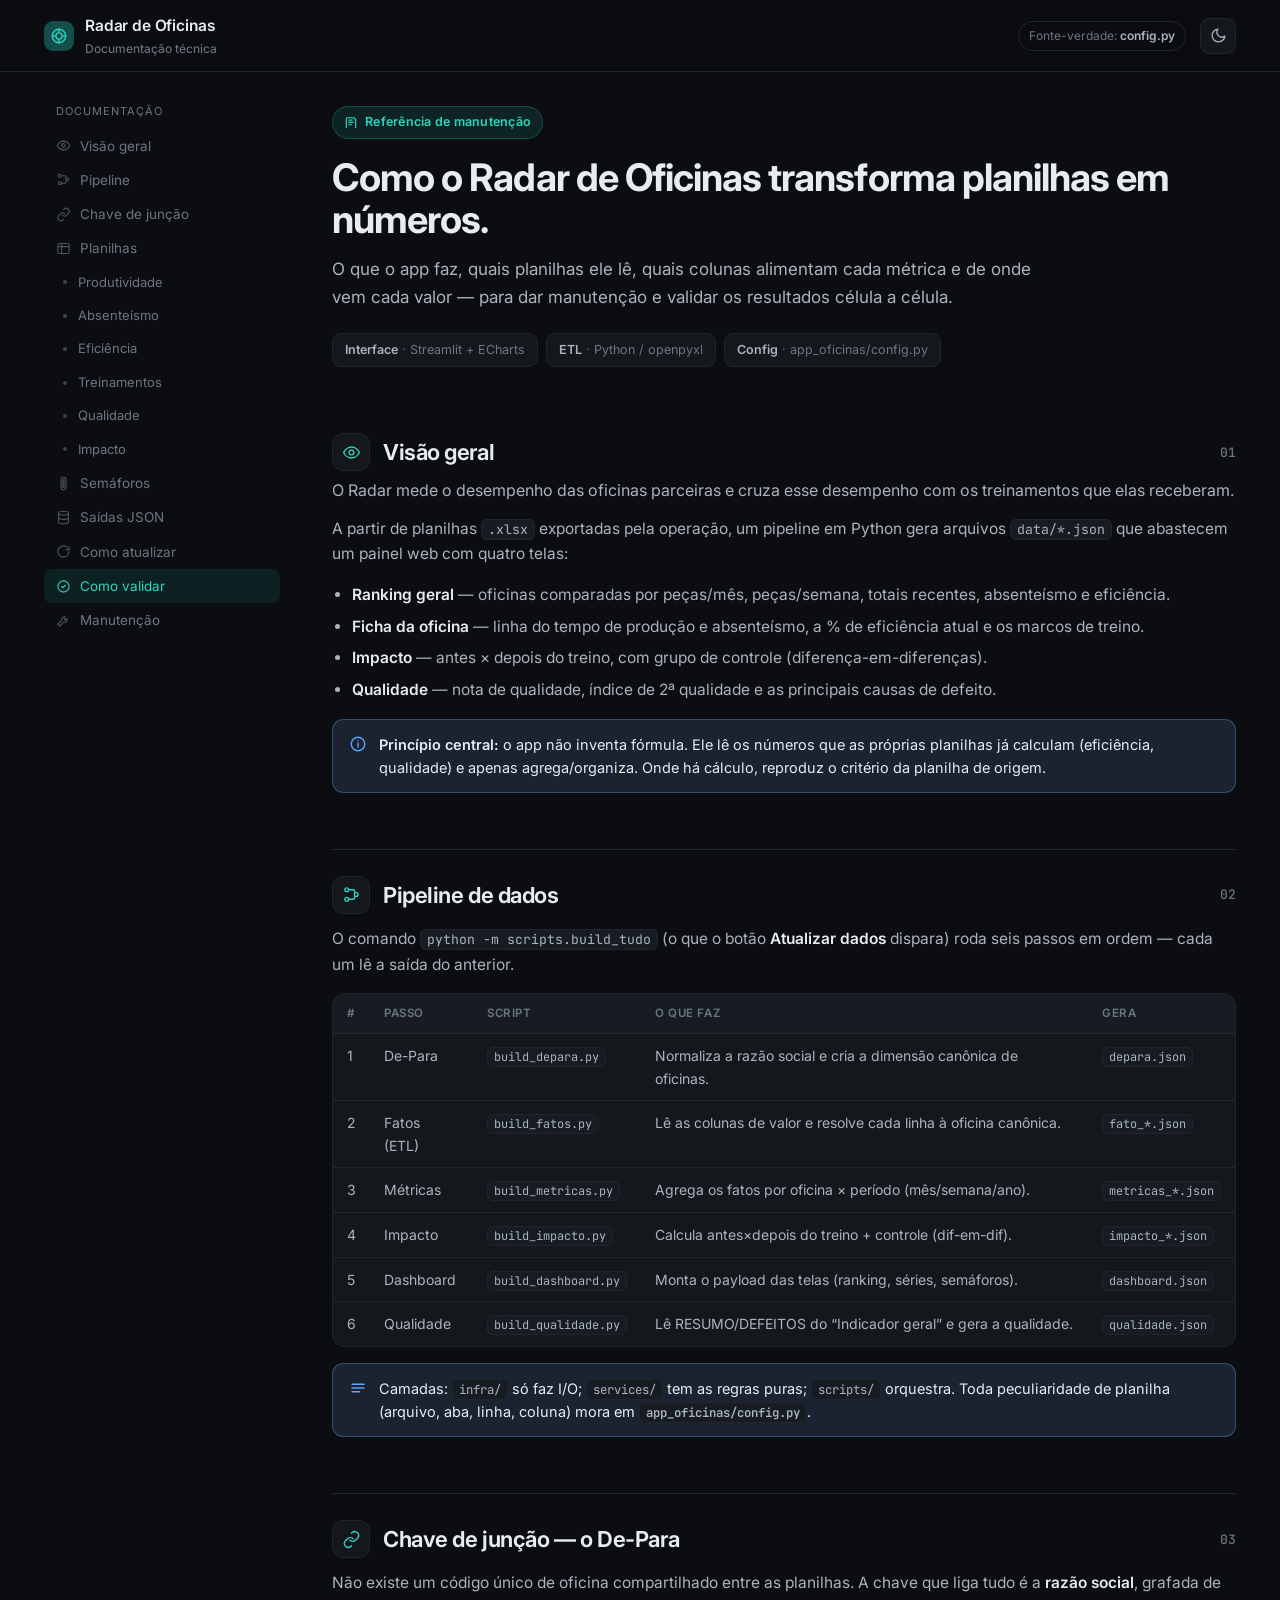
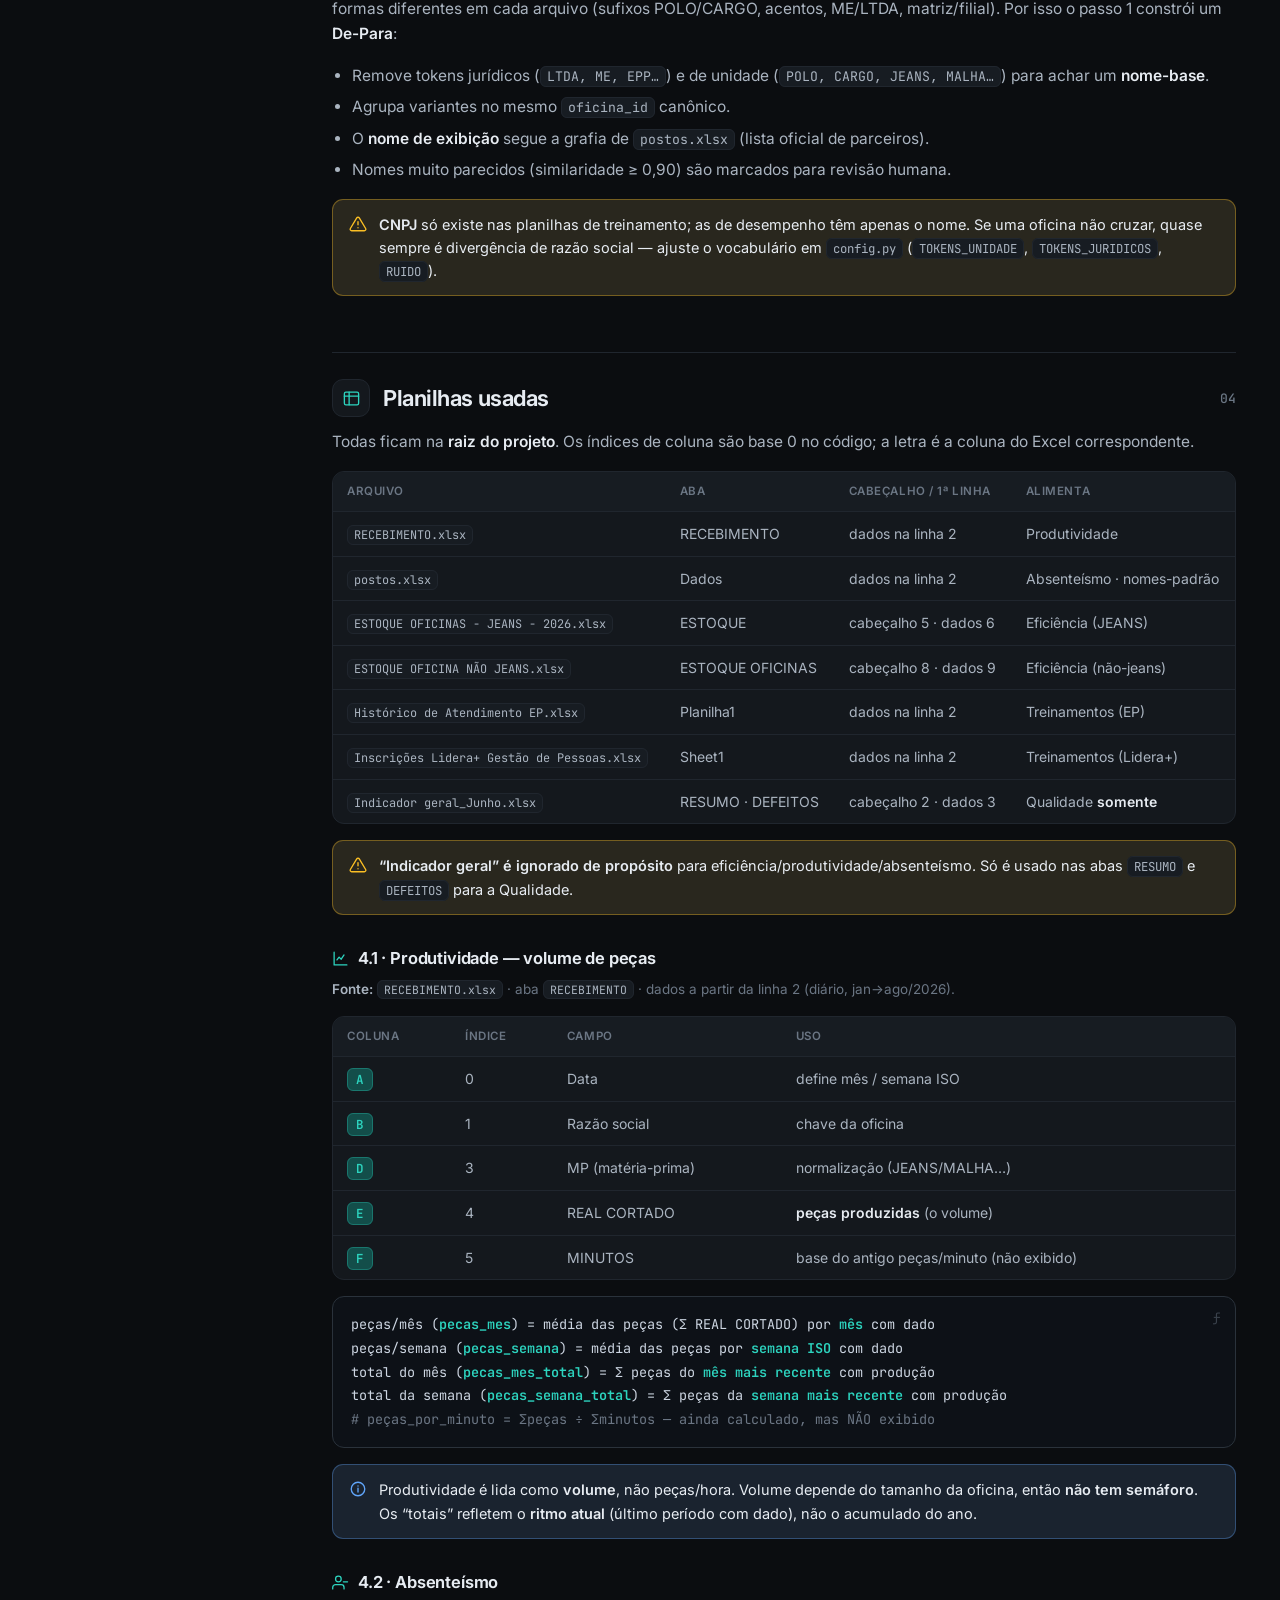
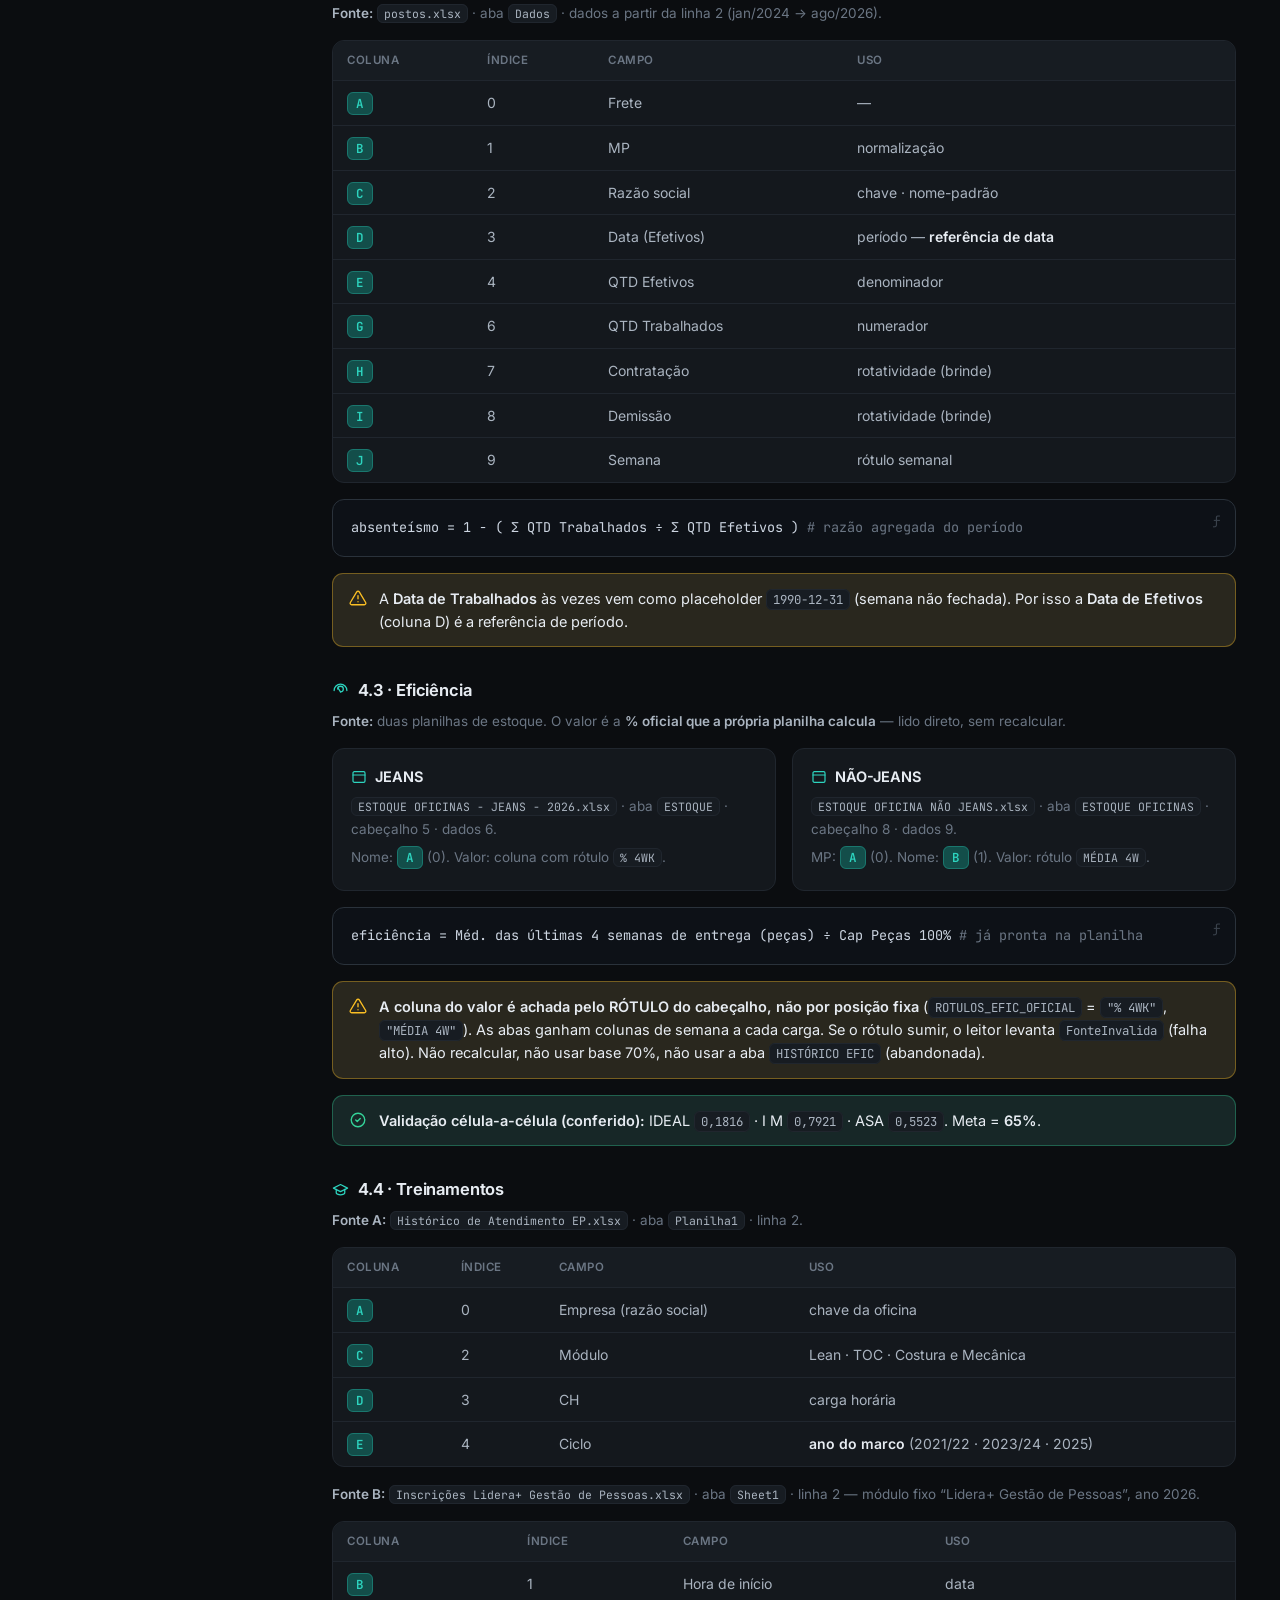
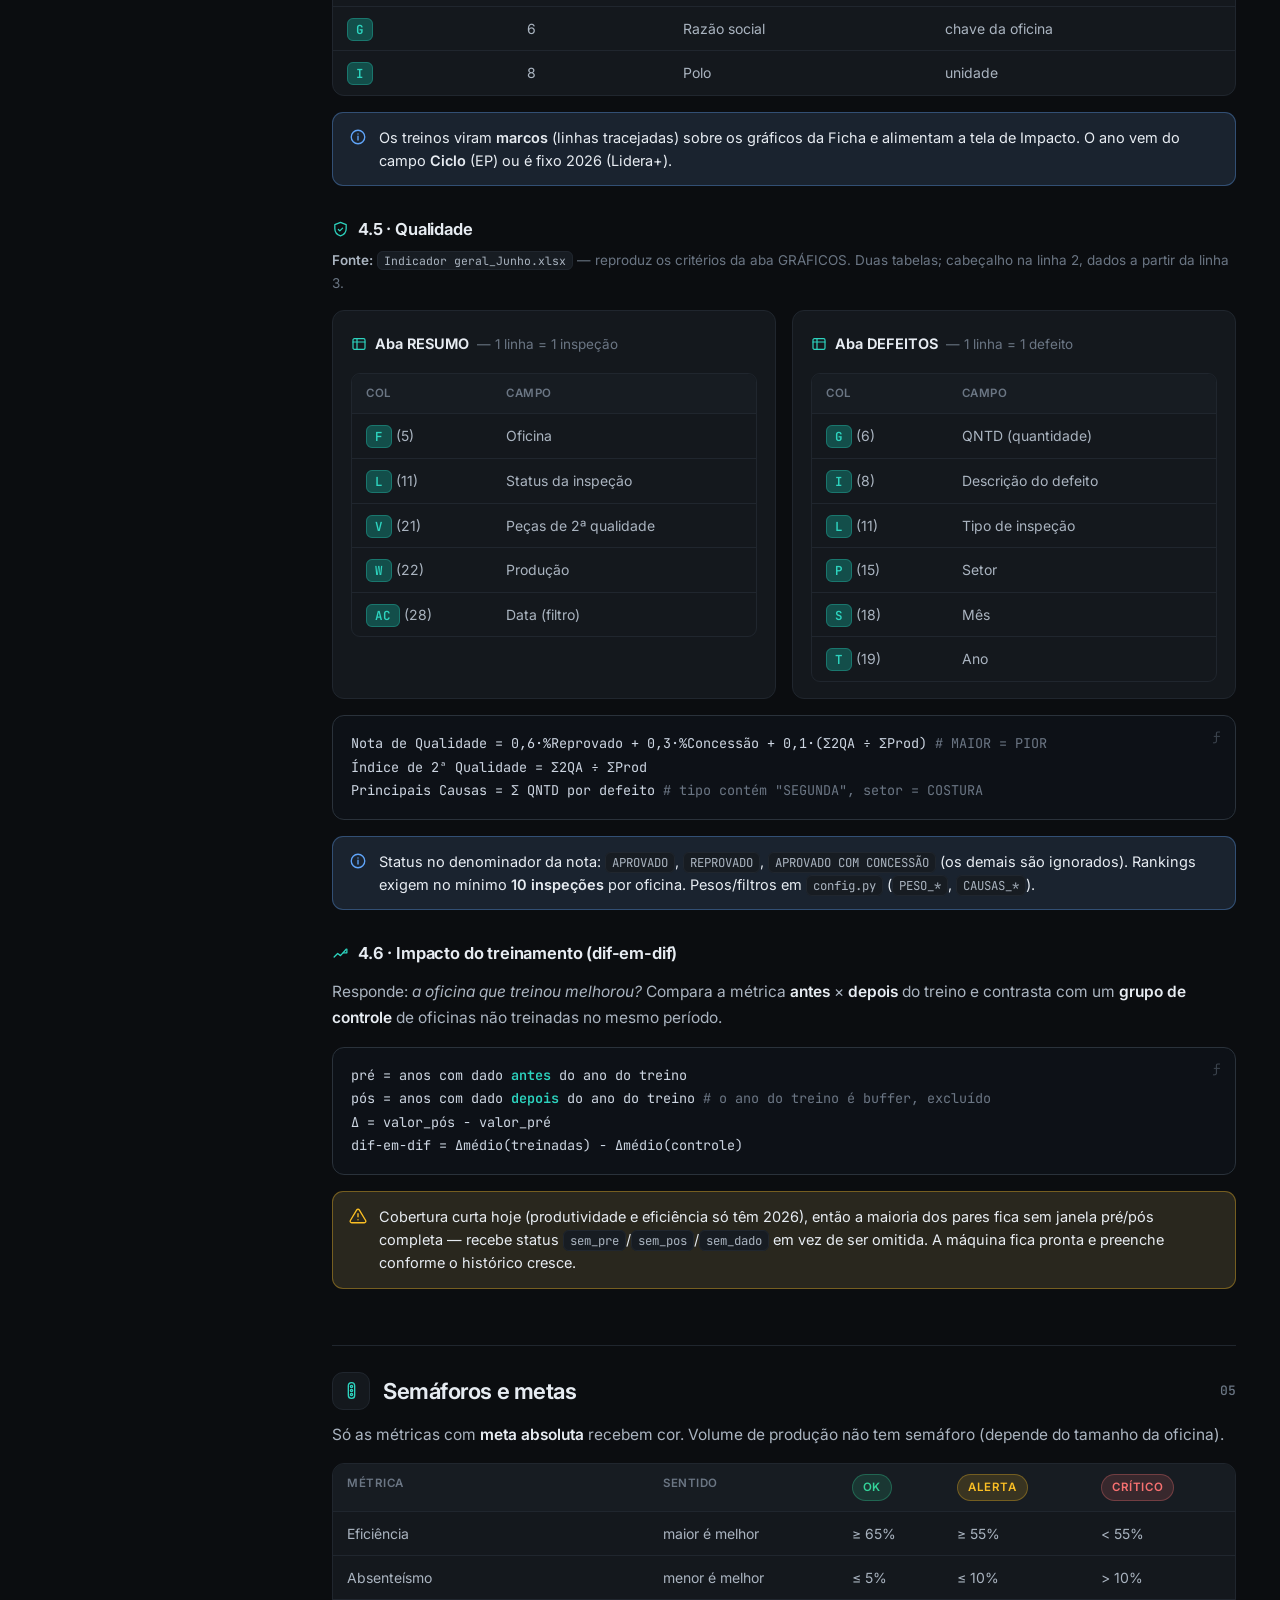
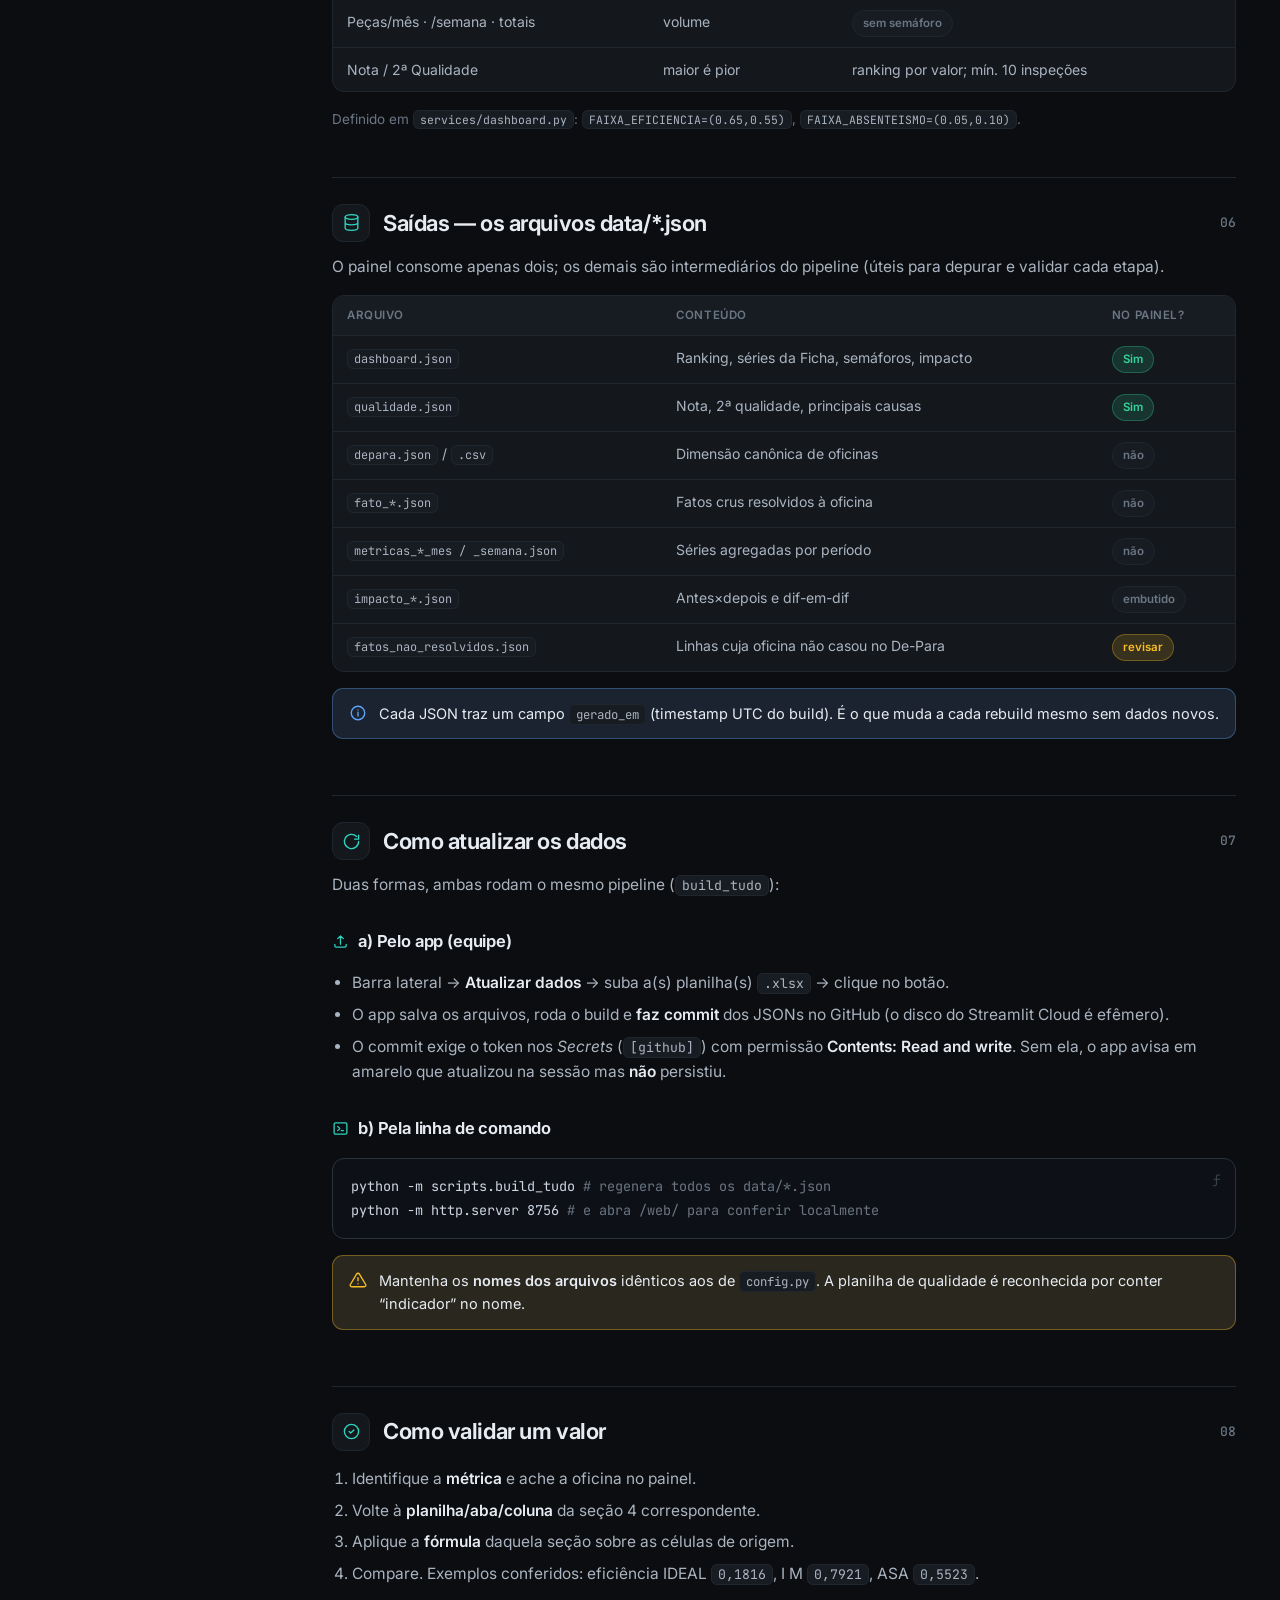
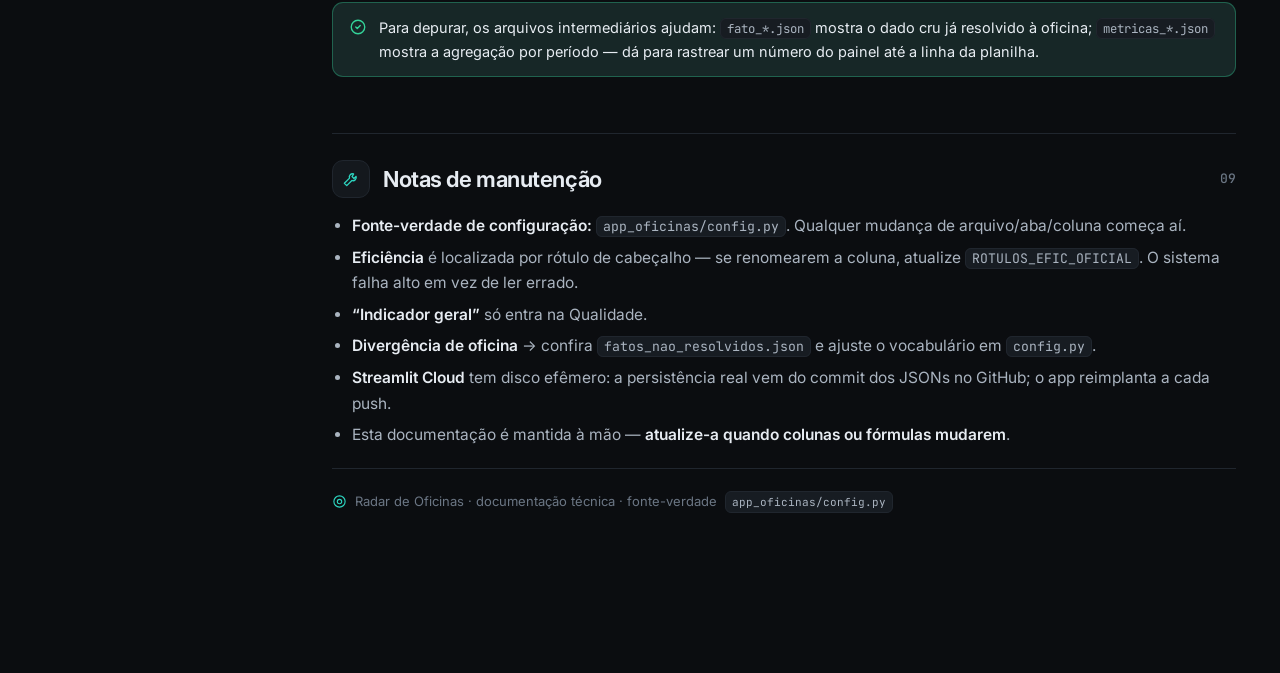
<file: doc/index.html>
<!DOCTYPE html>
<html lang="pt-BR" data-theme="dark">
<head>
<meta charset="utf-8">
<meta name="viewport" content="width=device-width, initial-scale=1">
<title>Radar de Oficinas — Documentação técnica</title>
<link rel="preconnect" href="https://fonts.googleapis.com">
<link rel="preconnect" href="https://fonts.gstatic.com" crossorigin>
<link href="https://fonts.googleapis.com/css2?family=Inter:wght@400;500;600;700&family=JetBrains+Mono:wght@400;500;600&display=swap" rel="stylesheet">
<noscript><style>.reveal{opacity:1!important;transform:none!important}</style></noscript>
<style>
:root{
  --bg:#0b0d10; --bg-soft:#111418; --panel:#14181d; --panel-2:#171c22;
  --ink:#e7ecf2; --ink-dim:#aab4c0; --muted:#6b7684; --faint:#3a424c;
  --line:#20262e; --line-2:#2a323b;
  --accent:#2dd4bf; --accent-ink:#0a1614; --accent-dim:#134e4a;
  --ok:#34d399; --warn:#fbbf24; --crit:#f87171; --info:#60a5fa;
  --code-bg:#0d1117; --code-ink:#cdd6e2;
  --shadow:0 1px 0 rgba(255,255,255,.02),0 12px 40px -18px rgba(0,0,0,.7);
  --radius:14px; --ease:cubic-bezier(.22,.61,.36,1);
}
:root[data-theme="light"]{
  --bg:#fbfcfd; --bg-soft:#f4f6f9; --panel:#ffffff; --panel-2:#f8fafc;
  --ink:#111826; --ink-dim:#39434f; --muted:#69737f; --faint:#c7cfd8;
  --line:#e7ebf0; --line-2:#dde3ea;
  --accent:#0d9488; --accent-ink:#ffffff; --accent-dim:#ccfbf1;
  --ok:#059669; --warn:#b45309; --crit:#dc2626; --info:#2563eb;
  --code-bg:#0f172a; --code-ink:#dbe4f0;
  --shadow:0 1px 2px rgba(16,24,40,.04),0 18px 40px -24px rgba(16,24,40,.22);
}
@media (prefers-color-scheme:light){
  :root:not([data-theme="dark"]){
    --bg:#fbfcfd; --bg-soft:#f4f6f9; --panel:#ffffff; --panel-2:#f8fafc;
    --ink:#111826; --ink-dim:#39434f; --muted:#69737f; --faint:#c7cfd8;
    --line:#e7ebf0; --line-2:#dde3ea; --accent:#0d9488; --accent-ink:#fff;
    --accent-dim:#ccfbf1; --ok:#059669; --warn:#b45309; --crit:#dc2626; --info:#2563eb;
    --code-bg:#0f172a; --code-ink:#dbe4f0;
    --shadow:0 1px 2px rgba(16,24,40,.04),0 18px 40px -24px rgba(16,24,40,.22);
  }
}
*{box-sizing:border-box}
html{scroll-behavior:smooth}
body{margin:0;background:var(--bg);color:var(--ink);
  font-family:"Inter",-apple-system,BlinkMacSystemFont,"Segoe UI",Roboto,sans-serif;
  font-size:15.5px;line-height:1.65;-webkit-font-smoothing:antialiased;
  transition:background .4s var(--ease),color .4s var(--ease);}
a{color:inherit;text-decoration:none}
svg{display:block}
.mono{font-family:"JetBrains Mono",ui-monospace,Menlo,Consolas,monospace}

/* scroll progress */
#progress{position:fixed;top:0;left:0;height:2px;width:0;z-index:60;
  background:linear-gradient(90deg,var(--accent),color-mix(in srgb,var(--accent) 55%,var(--info)));
  transition:width .1s linear}

/* topbar */
.topbar{position:sticky;top:0;z-index:40;backdrop-filter:blur(12px);
  background:color-mix(in srgb,var(--bg) 82%,transparent);
  border-bottom:1px solid var(--line);}
.topbar .inner{max-width:1240px;margin:0 auto;padding:13px 24px;
  display:flex;align-items:center;gap:14px}
.brand{display:flex;align-items:center;gap:11px;font-weight:600;letter-spacing:-.01em}
.brand .mark{width:30px;height:30px;border-radius:9px;display:grid;place-items:center;
  background:var(--accent-dim);color:var(--accent);flex:none}
.brand small{display:block;font-weight:450;color:var(--muted);font-size:12px;letter-spacing:0}
.top-spacer{flex:1}
.tag{font-size:12px;color:var(--muted);border:1px solid var(--line);
  padding:4px 10px;border-radius:999px;white-space:nowrap}
.tag b{color:var(--ink-dim);font-weight:600}
.tbtn{width:36px;height:36px;border-radius:9px;border:1px solid var(--line);
  background:var(--panel);color:var(--ink-dim);display:grid;place-items:center;
  cursor:pointer;transition:.2s var(--ease)}
.tbtn:hover{color:var(--ink);border-color:var(--line-2);transform:translateY(-1px)}
.tbtn .sun{display:none}
:root[data-theme="light"] .tbtn .sun{display:block}
:root[data-theme="light"] .tbtn .moon{display:none}
@media(prefers-color-scheme:light){:root:not([data-theme="dark"]) .tbtn .sun{display:block}
  :root:not([data-theme="dark"]) .tbtn .moon{display:none}}

/* layout */
.wrap{max-width:1240px;margin:0 auto;padding:0 24px;
  display:grid;grid-template-columns:236px 1fr;gap:52px;align-items:start}
nav.toc{position:sticky;top:60px;max-height:calc(100vh - 60px);overflow:auto;
  padding:30px 0 40px}
nav.toc .grp{font-size:11px;letter-spacing:.09em;text-transform:uppercase;
  color:var(--muted);margin:0 0 8px 12px}
nav.toc a{position:relative;display:flex;align-items:center;gap:9px;
  color:var(--muted);padding:6px 12px;border-radius:8px;font-size:13.5px;
  transition:color .18s var(--ease),background .18s var(--ease)}
nav.toc a svg{width:15px;height:15px;opacity:.7;flex:none}
nav.toc a:hover{color:var(--ink);background:var(--panel)}
nav.toc a.active{color:var(--accent);background:color-mix(in srgb,var(--accent) 10%,transparent)}
nav.toc a.active svg{opacity:1}
nav.toc a.sub{padding-left:34px;font-size:13px}
nav.toc a.sub::before{content:"";position:absolute;left:19px;top:50%;
  width:4px;height:4px;border-radius:50%;background:var(--faint);transform:translateY(-50%)}
nav.toc a.sub.active::before{background:var(--accent)}

main{padding:34px 0 120px;min-width:0}

/* hero */
.hero{margin-bottom:40px}
.eyebrow{display:inline-flex;align-items:center;gap:7px;font-size:12.5px;
  color:var(--accent);font-weight:600;letter-spacing:.02em;
  padding:5px 11px;border-radius:999px;background:color-mix(in srgb,var(--accent) 11%,transparent);
  border:1px solid color-mix(in srgb,var(--accent) 24%,transparent);margin-bottom:18px}
.eyebrow svg{width:14px;height:14px}
.hero h1{margin:0 0 14px;font-size:38px;line-height:1.1;letter-spacing:-.025em;font-weight:700}
.hero p{margin:0;color:var(--ink-dim);font-size:17px;max-width:64ch}
.hero .facts{display:flex;flex-wrap:wrap;gap:8px;margin-top:22px}
.hero .facts span{font-size:12.5px;color:var(--muted);background:var(--panel);
  border:1px solid var(--line);padding:6px 12px;border-radius:9px}
.hero .facts b{color:var(--ink-dim)}

/* sections */
section{scroll-margin-top:76px;margin-bottom:14px;padding:26px 0;
  border-top:1px solid var(--line)}
section:first-of-type{border-top:0}
.s-head{display:flex;align-items:center;gap:13px;margin-bottom:6px}
.s-ic{width:38px;height:38px;border-radius:11px;flex:none;display:grid;place-items:center;
  background:var(--panel);border:1px solid var(--line);color:var(--accent)}
.s-ic svg{width:19px;height:19px}
.s-head h2{margin:0;font-size:22px;letter-spacing:-.02em;font-weight:650}
.s-head .idx{font-family:"JetBrains Mono",monospace;font-size:13px;color:var(--muted);
  margin-left:auto;font-weight:500}
.lead{color:var(--ink-dim);font-size:16px;margin:6px 0 4px}
h3{margin:30px 0 4px;font-size:16.5px;font-weight:650;letter-spacing:-.01em;
  display:flex;align-items:center;gap:9px}
h3 svg{width:17px;height:17px;color:var(--accent);flex:none}
p{margin:12px 0;color:var(--ink-dim)}
ul,ol{color:var(--ink-dim);padding-left:20px}
li{margin:6px 0}
b,strong{color:var(--ink);font-weight:600}
.src{font-size:13.5px;color:var(--muted);margin:6px 0}
.src b{color:var(--ink-dim)}

code{font-family:"JetBrains Mono",ui-monospace,monospace;font-size:.85em;
  background:var(--panel-2);border:1px solid var(--line);padding:1px 6px;border-radius:6px;
  color:var(--ink-dim)}
.col{font-family:"JetBrains Mono",monospace;font-weight:600;font-size:12.5px;
  background:var(--accent-dim);color:var(--accent);padding:2px 8px;border-radius:6px;
  border:1px solid color-mix(in srgb,var(--accent) 30%,transparent);white-space:nowrap}

/* tables */
.tbl-wrap{overflow-x:auto;border:1px solid var(--line);border-radius:12px;margin:16px 0;
  background:var(--panel)}
table{border-collapse:collapse;width:100%;font-size:14px}
th,td{padding:10px 14px;text-align:left;vertical-align:top;border-bottom:1px solid var(--line)}
tr:last-child td{border-bottom:0}
th{font-size:11.5px;letter-spacing:.05em;text-transform:uppercase;color:var(--muted);
  font-weight:600;background:var(--panel-2);white-space:nowrap;position:sticky;top:0}
td{color:var(--ink-dim)}
tbody tr{transition:background .15s var(--ease)}
tbody tr:hover{background:var(--panel-2)}

/* formula / code panel */
.formula{background:var(--code-bg);color:var(--code-ink);border:1px solid var(--line-2);
  border-radius:12px;padding:16px 18px;margin:16px 0;overflow-x:auto;
  font-family:"JetBrains Mono",monospace;font-size:13.5px;line-height:1.75;
  position:relative}
.formula::before{content:"ƒ";position:absolute;top:10px;right:14px;color:var(--faint);
  font-family:"JetBrains Mono",monospace;font-size:13px}
.formula .cmt{color:var(--muted)}
.formula b{color:var(--accent);font-weight:600}

/* callouts */
.note{display:flex;gap:12px;padding:13px 16px;border-radius:11px;margin:16px 0;
  font-size:14.5px;line-height:1.6;border:1px solid var(--line);background:var(--panel)}
.note svg{width:18px;height:18px;flex:none;margin-top:2px}
.note.info{border-color:color-mix(in srgb,var(--info) 34%,transparent);
  background:color-mix(in srgb,var(--info) 8%,var(--panel))}
.note.info svg{color:var(--info)}
.note.warn{border-color:color-mix(in srgb,var(--warn) 36%,transparent);
  background:color-mix(in srgb,var(--warn) 9%,var(--panel))}
.note.warn svg{color:var(--warn)}
.note.val{border-color:color-mix(in srgb,var(--ok) 34%,transparent);
  background:color-mix(in srgb,var(--ok) 8%,var(--panel))}
.note.val svg{color:var(--ok)}
.note b{color:var(--ink)}

/* cards grid */
.grid2{display:grid;grid-template-columns:1fr 1fr;gap:16px;margin:16px 0}
.card{border:1px solid var(--line);border-radius:12px;padding:16px 18px;background:var(--panel)}
.card h4{margin:0 0 4px;font-size:14.5px;font-weight:650;color:var(--ink);
  display:flex;align-items:center;gap:8px}
.card h4 svg{width:16px;height:16px;color:var(--accent)}
.card .tbl-wrap{margin:12px 0 0;border-radius:9px}

/* pills */
.pill{display:inline-block;font-size:11.5px;font-weight:600;padding:3px 10px;border-radius:999px;
  border:1px solid transparent}
.pill.ok{background:color-mix(in srgb,var(--ok) 15%,transparent);color:var(--ok);
  border-color:color-mix(in srgb,var(--ok) 30%,transparent)}
.pill.al{background:color-mix(in srgb,var(--warn) 15%,transparent);color:var(--warn);
  border-color:color-mix(in srgb,var(--warn) 30%,transparent)}
.pill.cr{background:color-mix(in srgb,var(--crit) 15%,transparent);color:var(--crit);
  border-color:color-mix(in srgb,var(--crit) 30%,transparent)}
.pill.no{background:var(--panel-2);color:var(--muted);border-color:var(--line)}

footer{margin-top:20px;padding-top:22px;border-top:1px solid var(--line);
  color:var(--muted);font-size:13px;display:flex;align-items:center;gap:8px;flex-wrap:wrap}
footer svg{width:15px;height:15px;color:var(--accent)}

/* reveal animation */
.reveal{opacity:0;transform:translateY(14px);
  transition:opacity .6s var(--ease),transform .6s var(--ease)}
.reveal.in{opacity:1;transform:none}
@media (prefers-reduced-motion:reduce){
  html{scroll-behavior:auto}
  .reveal{opacity:1;transform:none;transition:none}
  #progress,.tbtn,tbody tr{transition:none}
}
@media (max-width:900px){
  .wrap{grid-template-columns:1fr;gap:0}
  nav.toc{position:static;max-height:none;padding:14px 0;border-bottom:1px solid var(--line);
    display:flex;flex-wrap:wrap;gap:4px}
  nav.toc .grp{display:none}
  nav.toc a.sub{padding-left:12px}
  nav.toc a.sub::before{display:none}
  .grid2{grid-template-columns:1fr}
  .hero h1{font-size:30px}
  main{padding:22px 0 80px}
}
</style>
</head>
<body>
<div id="progress"></div>

<div class="topbar">
  <div class="inner">
    <div class="brand">
      <span class="mark" aria-hidden="true">
        <svg viewBox="0 0 24 24" width="18" height="18" fill="none" stroke="currentColor" stroke-width="1.8" stroke-linecap="round" stroke-linejoin="round">
          <circle cx="12" cy="12" r="9"/><circle cx="12" cy="12" r="4.2"/><path d="M12 3v3.5M12 17.5V21M3 12h3.5M17.5 12H21"/>
        </svg>
      </span>
      <span>Radar de Oficinas<small>Documentação técnica</small></span>
    </div>
    <div class="top-spacer"></div>
    <span class="tag">Fonte-verdade: <b>config.py</b></span>
    <button class="tbtn" id="theme" aria-label="Alternar tema" title="Alternar tema">
      <svg class="moon" viewBox="0 0 24 24" width="17" height="17" fill="none" stroke="currentColor" stroke-width="1.8" stroke-linecap="round" stroke-linejoin="round"><path d="M21 12.8A9 9 0 1 1 11.2 3a7 7 0 0 0 9.8 9.8z"/></svg>
      <svg class="sun" viewBox="0 0 24 24" width="17" height="17" fill="none" stroke="currentColor" stroke-width="1.8" stroke-linecap="round" stroke-linejoin="round"><circle cx="12" cy="12" r="4"/><path d="M12 2v2M12 20v2M4.9 4.9l1.4 1.4M17.7 17.7l1.4 1.4M2 12h2M20 12h2M4.9 19.1l1.4-1.4M17.7 6.3l1.4-1.4"/></svg>
    </button>
  </div>
</div>

<div class="wrap">
<nav class="toc" id="toc">
  <p class="grp">Documentação</p>
  <a href="#visao" data-t="visao"><svg viewBox="0 0 24 24" fill="none" stroke="currentColor" stroke-width="1.7" stroke-linecap="round" stroke-linejoin="round"><path d="M2 12s3.5-7 10-7 10 7 10 7-3.5 7-10 7-10-7-10-7z"/><circle cx="12" cy="12" r="3"/></svg>Visão geral</a>
  <a href="#pipeline" data-t="pipeline"><svg viewBox="0 0 24 24" fill="none" stroke="currentColor" stroke-width="1.7" stroke-linecap="round" stroke-linejoin="round"><circle cx="6" cy="6" r="2.4"/><circle cx="6" cy="18" r="2.4"/><circle cx="18" cy="12" r="2.4"/><path d="M8.4 6H14a2 2 0 0 1 2 2v1.6M8.4 18H14a2 2 0 0 0 2-2v-1.6"/></svg>Pipeline</a>
  <a href="#chave" data-t="chave"><svg viewBox="0 0 24 24" fill="none" stroke="currentColor" stroke-width="1.7" stroke-linecap="round" stroke-linejoin="round"><path d="M10 13a5 5 0 0 0 7 0l3-3a5 5 0 0 0-7-7l-1 1"/><path d="M14 11a5 5 0 0 0-7 0l-3 3a5 5 0 0 0 7 7l1-1"/></svg>Chave de junção</a>
  <a href="#planilhas" data-t="planilhas"><svg viewBox="0 0 24 24" fill="none" stroke="currentColor" stroke-width="1.7" stroke-linecap="round" stroke-linejoin="round"><rect x="3" y="4" width="18" height="16" rx="2"/><path d="M3 9h18M9 4v16"/></svg>Planilhas</a>
  <a href="#produtividade" class="sub" data-t="produtividade">Produtividade</a>
  <a href="#absenteismo" class="sub" data-t="absenteismo">Absenteísmo</a>
  <a href="#eficiencia" class="sub" data-t="eficiencia">Eficiência</a>
  <a href="#treinos" class="sub" data-t="treinos">Treinamentos</a>
  <a href="#qualidade" class="sub" data-t="qualidade">Qualidade</a>
  <a href="#impacto" class="sub" data-t="impacto">Impacto</a>
  <a href="#semaforos" data-t="semaforos"><svg viewBox="0 0 24 24" fill="none" stroke="currentColor" stroke-width="1.7" stroke-linecap="round" stroke-linejoin="round"><rect x="8" y="2" width="8" height="20" rx="4"/><circle cx="12" cy="7" r="1.4"/><circle cx="12" cy="12" r="1.4"/><circle cx="12" cy="17" r="1.4"/></svg>Semáforos</a>
  <a href="#saidas" data-t="saidas"><svg viewBox="0 0 24 24" fill="none" stroke="currentColor" stroke-width="1.7" stroke-linecap="round" stroke-linejoin="round"><ellipse cx="12" cy="5" rx="8" ry="3"/><path d="M4 5v14c0 1.7 3.6 3 8 3s8-1.3 8-3V5M4 12c0 1.7 3.6 3 8 3s8-1.3 8-3"/></svg>Saídas JSON</a>
  <a href="#atualizar" data-t="atualizar"><svg viewBox="0 0 24 24" fill="none" stroke="currentColor" stroke-width="1.7" stroke-linecap="round" stroke-linejoin="round"><path d="M21 12a9 9 0 1 1-2.6-6.4M21 4v5h-5"/></svg>Como atualizar</a>
  <a href="#validar" data-t="validar"><svg viewBox="0 0 24 24" fill="none" stroke="currentColor" stroke-width="1.7" stroke-linecap="round" stroke-linejoin="round"><path d="M9 12l2 2 4-4"/><circle cx="12" cy="12" r="9"/></svg>Como validar</a>
  <a href="#manutencao" data-t="manutencao"><svg viewBox="0 0 24 24" fill="none" stroke="currentColor" stroke-width="1.7" stroke-linecap="round" stroke-linejoin="round"><path d="M14.7 6.3a4 4 0 0 0-5.2 5.2L3 18l3 3 6.5-6.5a4 4 0 0 0 5.2-5.2l-2.6 2.6-2.4-2.4z"/></svg>Manutenção</a>
</nav>

<main>
  <div class="hero reveal">
    <span class="eyebrow"><svg viewBox="0 0 24 24" fill="none" stroke="currentColor" stroke-width="2" stroke-linecap="round" stroke-linejoin="round"><path d="M4 19.5V5a2 2 0 0 1 2-2h11l3 3v13.5"/><path d="M8 7h6M8 11h8M8 15h5"/></svg>Referência de manutenção</span>
    <h1>Como o Radar de Oficinas transforma planilhas em números.</h1>
    <p>O que o app faz, quais planilhas ele lê, quais colunas alimentam cada
       métrica e de onde vem cada valor — para dar manutenção e validar os
       resultados célula a célula.</p>
    <div class="facts">
      <span><b>Interface</b> · Streamlit + ECharts</span>
      <span><b>ETL</b> · Python / openpyxl</span>
      <span><b>Config</b> · app_oficinas/config.py</span>
    </div>
  </div>

  <!-- 1 VISÃO GERAL -->
  <section id="visao">
    <div class="s-head reveal">
      <span class="s-ic"><svg viewBox="0 0 24 24" fill="none" stroke="currentColor" stroke-width="1.7" stroke-linecap="round" stroke-linejoin="round"><path d="M2 12s3.5-7 10-7 10 7 10 7-3.5 7-10 7-10-7-10-7z"/><circle cx="12" cy="12" r="3"/></svg></span>
      <h2>Visão geral</h2><span class="idx">01</span>
    </div>
    <p class="lead reveal">O Radar mede o desempenho das oficinas parceiras e cruza esse
       desempenho com os treinamentos que elas receberam.</p>
    <p class="reveal">A partir de planilhas <code>.xlsx</code> exportadas pela operação, um
       pipeline em Python gera arquivos <code>data/*.json</code> que abastecem um
       painel web com quatro telas:</p>
    <ul class="reveal">
      <li><b>Ranking geral</b> — oficinas comparadas por peças/mês, peças/semana, totais recentes, absenteísmo e eficiência.</li>
      <li><b>Ficha da oficina</b> — linha do tempo de produção e absenteísmo, a % de eficiência atual e os marcos de treino.</li>
      <li><b>Impacto</b> — antes × depois do treino, com grupo de controle (diferença-em-diferenças).</li>
      <li><b>Qualidade</b> — nota de qualidade, índice de 2ª qualidade e as principais causas de defeito.</li>
    </ul>
    <div class="note info reveal">
      <svg viewBox="0 0 24 24" fill="none" stroke="currentColor" stroke-width="1.8" stroke-linecap="round" stroke-linejoin="round"><circle cx="12" cy="12" r="9"/><path d="M12 11v5M12 8h.01"/></svg>
      <div><b>Princípio central:</b> o app não inventa fórmula. Ele lê os números
        que as próprias planilhas já calculam (eficiência, qualidade) e apenas
        agrega/organiza. Onde há cálculo, reproduz o critério da planilha de origem.</div>
    </div>
  </section>

  <!-- 2 PIPELINE -->
  <section id="pipeline">
    <div class="s-head reveal">
      <span class="s-ic"><svg viewBox="0 0 24 24" fill="none" stroke="currentColor" stroke-width="1.7" stroke-linecap="round" stroke-linejoin="round"><circle cx="6" cy="6" r="2.4"/><circle cx="6" cy="18" r="2.4"/><circle cx="18" cy="12" r="2.4"/><path d="M8.4 6H14a2 2 0 0 1 2 2v1.6M8.4 18H14a2 2 0 0 0 2-2v-1.6"/></svg></span>
      <h2>Pipeline de dados</h2><span class="idx">02</span>
    </div>
    <p class="reveal">O comando <code>python -m scripts.build_tudo</code> (o que o botão
       <b>Atualizar dados</b> dispara) roda seis passos em ordem — cada um lê a saída do anterior.</p>
    <div class="tbl-wrap reveal">
      <table>
        <thead><tr><th>#</th><th>Passo</th><th>Script</th><th>O que faz</th><th>Gera</th></tr></thead>
        <tbody>
          <tr><td>1</td><td>De-Para</td><td><code>build_depara.py</code></td><td>Normaliza a razão social e cria a dimensão canônica de oficinas.</td><td><code>depara.json</code></td></tr>
          <tr><td>2</td><td>Fatos (ETL)</td><td><code>build_fatos.py</code></td><td>Lê as colunas de valor e resolve cada linha à oficina canônica.</td><td><code>fato_*.json</code></td></tr>
          <tr><td>3</td><td>Métricas</td><td><code>build_metricas.py</code></td><td>Agrega os fatos por oficina × período (mês/semana/ano).</td><td><code>metricas_*.json</code></td></tr>
          <tr><td>4</td><td>Impacto</td><td><code>build_impacto.py</code></td><td>Calcula antes×depois do treino + controle (dif-em-dif).</td><td><code>impacto_*.json</code></td></tr>
          <tr><td>5</td><td>Dashboard</td><td><code>build_dashboard.py</code></td><td>Monta o payload das telas (ranking, séries, semáforos).</td><td><code>dashboard.json</code></td></tr>
          <tr><td>6</td><td>Qualidade</td><td><code>build_qualidade.py</code></td><td>Lê RESUMO/DEFEITOS do “Indicador geral” e gera a qualidade.</td><td><code>qualidade.json</code></td></tr>
        </tbody>
      </table>
    </div>
    <div class="note info reveal">
      <svg viewBox="0 0 24 24" fill="none" stroke="currentColor" stroke-width="1.8" stroke-linecap="round" stroke-linejoin="round"><path d="M4 7h16M4 12h16M4 17h10"/></svg>
      <div>Camadas: <code>infra/</code> só faz I/O; <code>services/</code> tem as
        regras puras; <code>scripts/</code> orquestra. Toda peculiaridade de
        planilha (arquivo, aba, linha, coluna) mora em <b><code>app_oficinas/config.py</code></b>.</div>
    </div>
  </section>

  <!-- 3 CHAVE -->
  <section id="chave">
    <div class="s-head reveal">
      <span class="s-ic"><svg viewBox="0 0 24 24" fill="none" stroke="currentColor" stroke-width="1.7" stroke-linecap="round" stroke-linejoin="round"><path d="M10 13a5 5 0 0 0 7 0l3-3a5 5 0 0 0-7-7l-1 1"/><path d="M14 11a5 5 0 0 0-7 0l-3 3a5 5 0 0 0 7 7l1-1"/></svg></span>
      <h2>Chave de junção — o De-Para</h2><span class="idx">03</span>
    </div>
    <p class="reveal">Não existe um código único de oficina compartilhado entre as
       planilhas. A chave que liga tudo é a <b>razão social</b>, grafada de formas
       diferentes em cada arquivo (sufixos POLO/CARGO, acentos, ME/LTDA,
       matriz/filial). Por isso o passo 1 constrói um <b>De-Para</b>:</p>
    <ul class="reveal">
      <li>Remove tokens jurídicos (<code>LTDA, ME, EPP…</code>) e de unidade (<code>POLO, CARGO, JEANS, MALHA…</code>) para achar um <b>nome-base</b>.</li>
      <li>Agrupa variantes no mesmo <code>oficina_id</code> canônico.</li>
      <li>O <b>nome de exibição</b> segue a grafia de <code>postos.xlsx</code> (lista oficial de parceiros).</li>
      <li>Nomes muito parecidos (similaridade ≥ 0,90) são marcados para revisão humana.</li>
    </ul>
    <div class="note warn reveal">
      <svg viewBox="0 0 24 24" fill="none" stroke="currentColor" stroke-width="1.8" stroke-linecap="round" stroke-linejoin="round"><path d="M10.3 3.9 1.8 18a2 2 0 0 0 1.7 3h17a2 2 0 0 0 1.7-3L13.7 3.9a2 2 0 0 0-3.4 0z"/><path d="M12 9v4M12 17h.01"/></svg>
      <div><b>CNPJ</b> só existe nas planilhas de treinamento; as de desempenho têm
        apenas o nome. Se uma oficina não cruzar, quase sempre é divergência de
        razão social — ajuste o vocabulário em <code>config.py</code>
        (<code>TOKENS_UNIDADE</code>, <code>TOKENS_JURIDICOS</code>, <code>RUIDO</code>).</div>
    </div>
  </section>

  <!-- 4 PLANILHAS -->
  <section id="planilhas">
    <div class="s-head reveal">
      <span class="s-ic"><svg viewBox="0 0 24 24" fill="none" stroke="currentColor" stroke-width="1.7" stroke-linecap="round" stroke-linejoin="round"><rect x="3" y="4" width="18" height="16" rx="2"/><path d="M3 9h18M9 4v16"/></svg></span>
      <h2>Planilhas usadas</h2><span class="idx">04</span>
    </div>
    <p class="reveal">Todas ficam na <b>raiz do projeto</b>. Os índices de coluna são
       base 0 no código; a letra é a coluna do Excel correspondente.</p>
    <div class="tbl-wrap reveal">
      <table>
        <thead><tr><th>Arquivo</th><th>Aba</th><th>Cabeçalho / 1ª linha</th><th>Alimenta</th></tr></thead>
        <tbody>
          <tr><td><code>RECEBIMENTO.xlsx</code></td><td>RECEBIMENTO</td><td>dados na linha 2</td><td>Produtividade</td></tr>
          <tr><td><code>postos.xlsx</code></td><td>Dados</td><td>dados na linha 2</td><td>Absenteísmo · nomes-padrão</td></tr>
          <tr><td><code>ESTOQUE OFICINAS - JEANS - 2026.xlsx</code></td><td>ESTOQUE</td><td>cabeçalho 5 · dados 6</td><td>Eficiência (JEANS)</td></tr>
          <tr><td><code>ESTOQUE OFICINA NÃO JEANS.xlsx</code></td><td>ESTOQUE OFICINAS</td><td>cabeçalho 8 · dados 9</td><td>Eficiência (não-jeans)</td></tr>
          <tr><td><code>Histórico de Atendimento EP.xlsx</code></td><td>Planilha1</td><td>dados na linha 2</td><td>Treinamentos (EP)</td></tr>
          <tr><td><code>Inscrições Lidera+ Gestão de Pessoas.xlsx</code></td><td>Sheet1</td><td>dados na linha 2</td><td>Treinamentos (Lidera+)</td></tr>
          <tr><td><code>Indicador geral_Junho.xlsx</code></td><td>RESUMO · DEFEITOS</td><td>cabeçalho 2 · dados 3</td><td>Qualidade <b>somente</b></td></tr>
        </tbody>
      </table>
    </div>
    <div class="note warn reveal">
      <svg viewBox="0 0 24 24" fill="none" stroke="currentColor" stroke-width="1.8" stroke-linecap="round" stroke-linejoin="round"><path d="M10.3 3.9 1.8 18a2 2 0 0 0 1.7 3h17a2 2 0 0 0 1.7-3L13.7 3.9a2 2 0 0 0-3.4 0z"/><path d="M12 9v4M12 17h.01"/></svg>
      <div><b>“Indicador geral” é ignorado de propósito</b> para
        eficiência/produtividade/absenteísmo. Só é usado nas abas
        <code>RESUMO</code> e <code>DEFEITOS</code> para a Qualidade.</div>
    </div>

    <h3 id="produtividade"><svg viewBox="0 0 24 24" fill="none" stroke="currentColor" stroke-width="1.8" stroke-linecap="round" stroke-linejoin="round"><path d="M3 3v18h18"/><path d="M7 14l3-4 3 3 4-6"/></svg>4.1 · Produtividade — volume de peças</h3>
    <p class="src reveal"><b>Fonte:</b> <code>RECEBIMENTO.xlsx</code> · aba <code>RECEBIMENTO</code> · dados a partir da linha 2 (diário, jan→ago/2026).</p>
    <div class="tbl-wrap reveal">
      <table>
        <thead><tr><th>Coluna</th><th>Índice</th><th>Campo</th><th>Uso</th></tr></thead>
        <tbody>
          <tr><td><span class="col">A</span></td><td>0</td><td>Data</td><td>define mês / semana ISO</td></tr>
          <tr><td><span class="col">B</span></td><td>1</td><td>Razão social</td><td>chave da oficina</td></tr>
          <tr><td><span class="col">D</span></td><td>3</td><td>MP (matéria-prima)</td><td>normalização (JEANS/MALHA…)</td></tr>
          <tr><td><span class="col">E</span></td><td>4</td><td>REAL CORTADO</td><td><b>peças produzidas</b> (o volume)</td></tr>
          <tr><td><span class="col">F</span></td><td>5</td><td>MINUTOS</td><td>base do antigo peças/minuto (não exibido)</td></tr>
        </tbody>
      </table>
    </div>
    <div class="formula reveal">
peças/mês (<b>pecas_mes</b>)     = média das peças (Σ REAL CORTADO) por <b>mês</b> com dado<br>
peças/semana (<b>pecas_semana</b>) = média das peças por <b>semana ISO</b> com dado<br>
total do mês (<b>pecas_mes_total</b>)     = Σ peças do <b>mês mais recente</b> com produção<br>
total da semana (<b>pecas_semana_total</b>) = Σ peças da <b>semana mais recente</b> com produção<br>
<span class="cmt"># peças_por_minuto = Σpeças ÷ Σminutos — ainda calculado, mas NÃO exibido</span>
    </div>
    <div class="note info reveal">
      <svg viewBox="0 0 24 24" fill="none" stroke="currentColor" stroke-width="1.8" stroke-linecap="round" stroke-linejoin="round"><circle cx="12" cy="12" r="9"/><path d="M12 11v5M12 8h.01"/></svg>
      <div>Produtividade é lida como <b>volume</b>, não peças/hora. Volume depende
        do tamanho da oficina, então <b>não tem semáforo</b>. Os “totais” refletem
        o <b>ritmo atual</b> (último período com dado), não o acumulado do ano.</div>
    </div>

    <h3 id="absenteismo"><svg viewBox="0 0 24 24" fill="none" stroke="currentColor" stroke-width="1.8" stroke-linecap="round" stroke-linejoin="round"><path d="M17 21v-2a4 4 0 0 0-4-4H5a4 4 0 0 0-4 4v2"/><circle cx="9" cy="7" r="4"/><path d="M22 11h-6"/></svg>4.2 · Absenteísmo</h3>
    <p class="src reveal"><b>Fonte:</b> <code>postos.xlsx</code> · aba <code>Dados</code> · dados a partir da linha 2 (jan/2024 → ago/2026).</p>
    <div class="tbl-wrap reveal">
      <table>
        <thead><tr><th>Coluna</th><th>Índice</th><th>Campo</th><th>Uso</th></tr></thead>
        <tbody>
          <tr><td><span class="col">A</span></td><td>0</td><td>Frete</td><td>—</td></tr>
          <tr><td><span class="col">B</span></td><td>1</td><td>MP</td><td>normalização</td></tr>
          <tr><td><span class="col">C</span></td><td>2</td><td>Razão social</td><td>chave · nome-padrão</td></tr>
          <tr><td><span class="col">D</span></td><td>3</td><td>Data (Efetivos)</td><td>período — <b>referência de data</b></td></tr>
          <tr><td><span class="col">E</span></td><td>4</td><td>QTD Efetivos</td><td>denominador</td></tr>
          <tr><td><span class="col">G</span></td><td>6</td><td>QTD Trabalhados</td><td>numerador</td></tr>
          <tr><td><span class="col">H</span></td><td>7</td><td>Contratação</td><td>rotatividade (brinde)</td></tr>
          <tr><td><span class="col">I</span></td><td>8</td><td>Demissão</td><td>rotatividade (brinde)</td></tr>
          <tr><td><span class="col">J</span></td><td>9</td><td>Semana</td><td>rótulo semanal</td></tr>
        </tbody>
      </table>
    </div>
    <div class="formula reveal">absenteísmo = 1 − ( Σ QTD Trabalhados ÷ Σ QTD Efetivos )   <span class="cmt"># razão agregada do período</span></div>
    <div class="note warn reveal">
      <svg viewBox="0 0 24 24" fill="none" stroke="currentColor" stroke-width="1.8" stroke-linecap="round" stroke-linejoin="round"><path d="M10.3 3.9 1.8 18a2 2 0 0 0 1.7 3h17a2 2 0 0 0 1.7-3L13.7 3.9a2 2 0 0 0-3.4 0z"/><path d="M12 9v4M12 17h.01"/></svg>
      <div>A <b>Data de Trabalhados</b> às vezes vem como placeholder
        <code>1990-12-31</code> (semana não fechada). Por isso a <b>Data de
        Efetivos</b> (coluna D) é a referência de período.</div>
    </div>

    <h3 id="eficiencia"><svg viewBox="0 0 24 24" fill="none" stroke="currentColor" stroke-width="1.8" stroke-linecap="round" stroke-linejoin="round"><path d="M12 14a4 4 0 1 0-4-4"/><path d="M12 14 8.5 8.5M3 12a9 9 0 0 1 18 0"/></svg>4.3 · Eficiência</h3>
    <p class="src reveal"><b>Fonte:</b> duas planilhas de estoque. O valor é a
       <b>% oficial que a própria planilha calcula</b> — lido direto, sem recalcular.</p>
    <div class="grid2 reveal">
      <div class="card">
        <h4><svg viewBox="0 0 24 24" fill="none" stroke="currentColor" stroke-width="1.8" stroke-linecap="round" stroke-linejoin="round"><rect x="3" y="4" width="18" height="16" rx="2"/><path d="M3 9h18"/></svg>JEANS</h4>
        <p class="src"><code>ESTOQUE OFICINAS - JEANS - 2026.xlsx</code> · aba <code>ESTOQUE</code> · cabeçalho 5 · dados 6.</p>
        <p class="src">Nome: <span class="col">A</span> (0). Valor: coluna com rótulo <code>% 4WK</code>.</p>
      </div>
      <div class="card">
        <h4><svg viewBox="0 0 24 24" fill="none" stroke="currentColor" stroke-width="1.8" stroke-linecap="round" stroke-linejoin="round"><rect x="3" y="4" width="18" height="16" rx="2"/><path d="M3 9h18"/></svg>NÃO-JEANS</h4>
        <p class="src"><code>ESTOQUE OFICINA NÃO JEANS.xlsx</code> · aba <code>ESTOQUE OFICINAS</code> · cabeçalho 8 · dados 9.</p>
        <p class="src">MP: <span class="col">A</span> (0). Nome: <span class="col">B</span> (1). Valor: rótulo <code>MÉDIA 4W</code>.</p>
      </div>
    </div>
    <div class="formula reveal">eficiência = Méd. das últimas 4 semanas de entrega (peças) ÷ Cap Peças 100%   <span class="cmt"># já pronta na planilha</span></div>
    <div class="note warn reveal">
      <svg viewBox="0 0 24 24" fill="none" stroke="currentColor" stroke-width="1.8" stroke-linecap="round" stroke-linejoin="round"><path d="M10.3 3.9 1.8 18a2 2 0 0 0 1.7 3h17a2 2 0 0 0 1.7-3L13.7 3.9a2 2 0 0 0-3.4 0z"/><path d="M12 9v4M12 17h.01"/></svg>
      <div><b>A coluna do valor é achada pelo RÓTULO do cabeçalho, não por posição
        fixa</b> (<code>ROTULOS_EFIC_OFICIAL</code> = <code>"% 4WK"</code>,
        <code>"MÉDIA 4W"</code>). As abas ganham colunas de semana a cada carga.
        Se o rótulo sumir, o leitor levanta <code>FonteInvalida</code> (falha
        alto). Não recalcular, não usar base 70%, não usar a aba
        <code>HISTÓRICO EFIC</code> (abandonada).</div>
    </div>
    <div class="note val reveal">
      <svg viewBox="0 0 24 24" fill="none" stroke="currentColor" stroke-width="1.8" stroke-linecap="round" stroke-linejoin="round"><path d="M9 12l2 2 4-4"/><circle cx="12" cy="12" r="9"/></svg>
      <div><b>Validação célula-a-célula (conferido):</b> IDEAL <code>0,1816</code>
        · I M <code>0,7921</code> · ASA <code>0,5523</code>. Meta = <b>65%</b>.</div>
    </div>

    <h3 id="treinos"><svg viewBox="0 0 24 24" fill="none" stroke="currentColor" stroke-width="1.8" stroke-linecap="round" stroke-linejoin="round"><path d="M22 10 12 5 2 10l10 5 10-5z"/><path d="M6 12v5c0 1 2.7 2.5 6 2.5s6-1.5 6-2.5v-5"/></svg>4.4 · Treinamentos</h3>
    <p class="src reveal"><b>Fonte A:</b> <code>Histórico de Atendimento EP.xlsx</code> · aba <code>Planilha1</code> · linha 2.</p>
    <div class="tbl-wrap reveal">
      <table>
        <thead><tr><th>Coluna</th><th>Índice</th><th>Campo</th><th>Uso</th></tr></thead>
        <tbody>
          <tr><td><span class="col">A</span></td><td>0</td><td>Empresa (razão social)</td><td>chave da oficina</td></tr>
          <tr><td><span class="col">C</span></td><td>2</td><td>Módulo</td><td>Lean · TOC · Costura e Mecânica</td></tr>
          <tr><td><span class="col">D</span></td><td>3</td><td>CH</td><td>carga horária</td></tr>
          <tr><td><span class="col">E</span></td><td>4</td><td>Ciclo</td><td><b>ano do marco</b> (2021/22 · 2023/24 · 2025)</td></tr>
        </tbody>
      </table>
    </div>
    <p class="src reveal"><b>Fonte B:</b> <code>Inscrições Lidera+ Gestão de Pessoas.xlsx</code> · aba <code>Sheet1</code> · linha 2 — módulo fixo “Lidera+ Gestão de Pessoas”, ano 2026.</p>
    <div class="tbl-wrap reveal">
      <table>
        <thead><tr><th>Coluna</th><th>Índice</th><th>Campo</th><th>Uso</th></tr></thead>
        <tbody>
          <tr><td><span class="col">B</span></td><td>1</td><td>Hora de início</td><td>data</td></tr>
          <tr><td><span class="col">G</span></td><td>6</td><td>Razão social</td><td>chave da oficina</td></tr>
          <tr><td><span class="col">I</span></td><td>8</td><td>Polo</td><td>unidade</td></tr>
        </tbody>
      </table>
    </div>
    <div class="note info reveal">
      <svg viewBox="0 0 24 24" fill="none" stroke="currentColor" stroke-width="1.8" stroke-linecap="round" stroke-linejoin="round"><circle cx="12" cy="12" r="9"/><path d="M12 11v5M12 8h.01"/></svg>
      <div>Os treinos viram <b>marcos</b> (linhas tracejadas) sobre os gráficos da
        Ficha e alimentam a tela de Impacto. O ano vem do campo <b>Ciclo</b> (EP)
        ou é fixo 2026 (Lidera+).</div>
    </div>

    <h3 id="qualidade"><svg viewBox="0 0 24 24" fill="none" stroke="currentColor" stroke-width="1.8" stroke-linecap="round" stroke-linejoin="round"><path d="M12 2 4 5v6c0 5 3.4 8.5 8 10 4.6-1.5 8-5 8-10V5l-8-3z"/><path d="M9 12l2 2 4-4"/></svg>4.5 · Qualidade</h3>
    <p class="src reveal"><b>Fonte:</b> <code>Indicador geral_Junho.xlsx</code> — reproduz os
       critérios da aba GRÁFICOS. Duas tabelas; cabeçalho na linha 2, dados a partir da linha 3.</p>
    <div class="grid2 reveal">
      <div class="card">
        <h4><svg viewBox="0 0 24 24" fill="none" stroke="currentColor" stroke-width="1.8" stroke-linecap="round" stroke-linejoin="round"><rect x="3" y="4" width="18" height="16" rx="2"/><path d="M3 9h18M9 4v16"/></svg>Aba RESUMO <span class="src" style="font-weight:400">— 1 linha = 1 inspeção</span></h4>
        <div class="tbl-wrap"><table>
          <thead><tr><th>Col</th><th>Campo</th></tr></thead><tbody>
          <tr><td><span class="col">F</span> (5)</td><td>Oficina</td></tr>
          <tr><td><span class="col">L</span> (11)</td><td>Status da inspeção</td></tr>
          <tr><td><span class="col">V</span> (21)</td><td>Peças de 2ª qualidade</td></tr>
          <tr><td><span class="col">W</span> (22)</td><td>Produção</td></tr>
          <tr><td><span class="col">AC</span> (28)</td><td>Data (filtro)</td></tr>
        </tbody></table></div>
      </div>
      <div class="card">
        <h4><svg viewBox="0 0 24 24" fill="none" stroke="currentColor" stroke-width="1.8" stroke-linecap="round" stroke-linejoin="round"><rect x="3" y="4" width="18" height="16" rx="2"/><path d="M3 9h18M9 4v16"/></svg>Aba DEFEITOS <span class="src" style="font-weight:400">— 1 linha = 1 defeito</span></h4>
        <div class="tbl-wrap"><table>
          <thead><tr><th>Col</th><th>Campo</th></tr></thead><tbody>
          <tr><td><span class="col">G</span> (6)</td><td>QNTD (quantidade)</td></tr>
          <tr><td><span class="col">I</span> (8)</td><td>Descrição do defeito</td></tr>
          <tr><td><span class="col">L</span> (11)</td><td>Tipo de inspeção</td></tr>
          <tr><td><span class="col">P</span> (15)</td><td>Setor</td></tr>
          <tr><td><span class="col">S</span> (18)</td><td>Mês</td></tr>
          <tr><td><span class="col">T</span> (19)</td><td>Ano</td></tr>
        </tbody></table></div>
      </div>
    </div>
    <div class="formula reveal">
Nota de Qualidade = 0,6·%Reprovado + 0,3·%Concessão + 0,1·(Σ2QA ÷ ΣProd)   <span class="cmt"># MAIOR = PIOR</span><br>
Índice de 2ª Qualidade = Σ2QA ÷ ΣProd<br>
Principais Causas = Σ QNTD por defeito  <span class="cmt"># tipo contém "SEGUNDA", setor = COSTURA</span>
    </div>
    <div class="note info reveal">
      <svg viewBox="0 0 24 24" fill="none" stroke="currentColor" stroke-width="1.8" stroke-linecap="round" stroke-linejoin="round"><circle cx="12" cy="12" r="9"/><path d="M12 11v5M12 8h.01"/></svg>
      <div>Status no denominador da nota: <code>APROVADO</code>,
        <code>REPROVADO</code>, <code>APROVADO COM CONCESSÃO</code> (os demais são
        ignorados). Rankings exigem no mínimo <b>10 inspeções</b> por oficina.
        Pesos/filtros em <code>config.py</code> (<code>PESO_*</code>, <code>CAUSAS_*</code>).</div>
    </div>

    <h3 id="impacto"><svg viewBox="0 0 24 24" fill="none" stroke="currentColor" stroke-width="1.8" stroke-linecap="round" stroke-linejoin="round"><path d="M3 17l5-5 4 3 8-9"/><path d="M21 6v5h-5"/></svg>4.6 · Impacto do treinamento (dif-em-dif)</h3>
    <p class="reveal">Responde: <i>a oficina que treinou melhorou?</i> Compara a métrica
       <b>antes</b> × <b>depois</b> do treino e contrasta com um <b>grupo de
       controle</b> de oficinas não treinadas no mesmo período.</p>
    <div class="formula reveal">
pré  = anos com dado <b>antes</b> do ano do treino<br>
pós  = anos com dado <b>depois</b> do ano do treino     <span class="cmt"># o ano do treino é buffer, excluído</span><br>
Δ    = valor_pós − valor_pré<br>
dif-em-dif = Δmédio(treinadas) − Δmédio(controle)
    </div>
    <div class="note warn reveal">
      <svg viewBox="0 0 24 24" fill="none" stroke="currentColor" stroke-width="1.8" stroke-linecap="round" stroke-linejoin="round"><path d="M10.3 3.9 1.8 18a2 2 0 0 0 1.7 3h17a2 2 0 0 0 1.7-3L13.7 3.9a2 2 0 0 0-3.4 0z"/><path d="M12 9v4M12 17h.01"/></svg>
      <div>Cobertura curta hoje (produtividade e eficiência só têm 2026), então a
        maioria dos pares fica sem janela pré/pós completa — recebe status
        <code>sem_pre</code>/<code>sem_pos</code>/<code>sem_dado</code> em vez de
        ser omitida. A máquina fica pronta e preenche conforme o histórico cresce.</div>
    </div>
  </section>

  <!-- 5 SEMÁFOROS -->
  <section id="semaforos">
    <div class="s-head reveal">
      <span class="s-ic"><svg viewBox="0 0 24 24" fill="none" stroke="currentColor" stroke-width="1.7" stroke-linecap="round" stroke-linejoin="round"><rect x="8" y="2" width="8" height="20" rx="4"/><circle cx="12" cy="7" r="1.4"/><circle cx="12" cy="12" r="1.4"/><circle cx="12" cy="17" r="1.4"/></svg></span>
      <h2>Semáforos e metas</h2><span class="idx">05</span>
    </div>
    <p class="reveal">Só as métricas com <b>meta absoluta</b> recebem cor. Volume de
       produção não tem semáforo (depende do tamanho da oficina).</p>
    <div class="tbl-wrap reveal">
      <table>
        <thead><tr><th>Métrica</th><th>Sentido</th><th><span class="pill ok">ok</span></th><th><span class="pill al">alerta</span></th><th><span class="pill cr">crítico</span></th></tr></thead>
        <tbody>
          <tr><td>Eficiência</td><td>maior é melhor</td><td>≥ 65%</td><td>≥ 55%</td><td>&lt; 55%</td></tr>
          <tr><td>Absenteísmo</td><td>menor é melhor</td><td>≤ 5%</td><td>≤ 10%</td><td>&gt; 10%</td></tr>
          <tr><td>Peças/mês · /semana · totais</td><td>volume</td><td colspan="3"><span class="pill no">sem semáforo</span></td></tr>
          <tr><td>Nota / 2ª Qualidade</td><td>maior é pior</td><td colspan="3">ranking por valor; mín. 10 inspeções</td></tr>
        </tbody>
      </table>
    </div>
    <p class="src reveal">Definido em <code>services/dashboard.py</code>:
       <code>FAIXA_EFICIENCIA=(0.65,0.55)</code>, <code>FAIXA_ABSENTEISMO=(0.05,0.10)</code>.</p>
  </section>

  <!-- 6 SAÍDAS -->
  <section id="saidas">
    <div class="s-head reveal">
      <span class="s-ic"><svg viewBox="0 0 24 24" fill="none" stroke="currentColor" stroke-width="1.7" stroke-linecap="round" stroke-linejoin="round"><ellipse cx="12" cy="5" rx="8" ry="3"/><path d="M4 5v14c0 1.7 3.6 3 8 3s8-1.3 8-3V5M4 12c0 1.7 3.6 3 8 3s8-1.3 8-3"/></svg></span>
      <h2>Saídas — os arquivos data/*.json</h2><span class="idx">06</span>
    </div>
    <p class="reveal">O painel consome apenas dois; os demais são intermediários do
       pipeline (úteis para depurar e validar cada etapa).</p>
    <div class="tbl-wrap reveal">
      <table>
        <thead><tr><th>Arquivo</th><th>Conteúdo</th><th>No painel?</th></tr></thead>
        <tbody>
          <tr><td><code>dashboard.json</code></td><td>Ranking, séries da Ficha, semáforos, impacto</td><td><span class="pill ok">Sim</span></td></tr>
          <tr><td><code>qualidade.json</code></td><td>Nota, 2ª qualidade, principais causas</td><td><span class="pill ok">Sim</span></td></tr>
          <tr><td><code>depara.json</code> / <code>.csv</code></td><td>Dimensão canônica de oficinas</td><td><span class="pill no">não</span></td></tr>
          <tr><td><code>fato_*.json</code></td><td>Fatos crus resolvidos à oficina</td><td><span class="pill no">não</span></td></tr>
          <tr><td><code>metricas_*_mes / _semana.json</code></td><td>Séries agregadas por período</td><td><span class="pill no">não</span></td></tr>
          <tr><td><code>impacto_*.json</code></td><td>Antes×depois e dif-em-dif</td><td><span class="pill no">embutido</span></td></tr>
          <tr><td><code>fatos_nao_resolvidos.json</code></td><td>Linhas cuja oficina não casou no De-Para</td><td><span class="pill al">revisar</span></td></tr>
        </tbody>
      </table>
    </div>
    <div class="note info reveal">
      <svg viewBox="0 0 24 24" fill="none" stroke="currentColor" stroke-width="1.8" stroke-linecap="round" stroke-linejoin="round"><circle cx="12" cy="12" r="9"/><path d="M12 11v5M12 8h.01"/></svg>
      <div>Cada JSON traz um campo <code>gerado_em</code> (timestamp UTC do build).
        É o que muda a cada rebuild mesmo sem dados novos.</div>
    </div>
  </section>

  <!-- 7 ATUALIZAR -->
  <section id="atualizar">
    <div class="s-head reveal">
      <span class="s-ic"><svg viewBox="0 0 24 24" fill="none" stroke="currentColor" stroke-width="1.7" stroke-linecap="round" stroke-linejoin="round"><path d="M21 12a9 9 0 1 1-2.6-6.4M21 4v5h-5"/></svg></span>
      <h2>Como atualizar os dados</h2><span class="idx">07</span>
    </div>
    <p class="reveal">Duas formas, ambas rodam o mesmo pipeline (<code>build_tudo</code>):</p>
    <h3><svg viewBox="0 0 24 24" fill="none" stroke="currentColor" stroke-width="1.8" stroke-linecap="round" stroke-linejoin="round"><path d="M12 16V4M8 8l4-4 4 4"/><path d="M4 16v2a2 2 0 0 0 2 2h12a2 2 0 0 0 2-2v-2"/></svg>a) Pelo app (equipe)</h3>
    <ul class="reveal">
      <li>Barra lateral → <b>Atualizar dados</b> → suba a(s) planilha(s) <code>.xlsx</code> → clique no botão.</li>
      <li>O app salva os arquivos, roda o build e <b>faz commit</b> dos JSONs no GitHub (o disco do Streamlit Cloud é efêmero).</li>
      <li>O commit exige o token nos <i>Secrets</i> (<code>[github]</code>) com permissão <b>Contents: Read and write</b>. Sem ela, o app avisa em amarelo que atualizou na sessão mas <b>não</b> persistiu.</li>
    </ul>
    <h3><svg viewBox="0 0 24 24" fill="none" stroke="currentColor" stroke-width="1.8" stroke-linecap="round" stroke-linejoin="round"><path d="M8 9l3 3-3 3M13 15h3"/><rect x="3" y="4" width="18" height="16" rx="2"/></svg>b) Pela linha de comando</h3>
    <div class="formula reveal">
python -m scripts.build_tudo        <span class="cmt"># regenera todos os data/*.json</span><br>
python -m http.server 8756          <span class="cmt"># e abra /web/ para conferir localmente</span>
    </div>
    <div class="note warn reveal">
      <svg viewBox="0 0 24 24" fill="none" stroke="currentColor" stroke-width="1.8" stroke-linecap="round" stroke-linejoin="round"><path d="M10.3 3.9 1.8 18a2 2 0 0 0 1.7 3h17a2 2 0 0 0 1.7-3L13.7 3.9a2 2 0 0 0-3.4 0z"/><path d="M12 9v4M12 17h.01"/></svg>
      <div>Mantenha os <b>nomes dos arquivos</b> idênticos aos de <code>config.py</code>.
        A planilha de qualidade é reconhecida por conter “indicador” no nome.</div>
    </div>
  </section>

  <!-- 8 VALIDAR -->
  <section id="validar">
    <div class="s-head reveal">
      <span class="s-ic"><svg viewBox="0 0 24 24" fill="none" stroke="currentColor" stroke-width="1.7" stroke-linecap="round" stroke-linejoin="round"><path d="M9 12l2 2 4-4"/><circle cx="12" cy="12" r="9"/></svg></span>
      <h2>Como validar um valor</h2><span class="idx">08</span>
    </div>
    <ol class="reveal">
      <li>Identifique a <b>métrica</b> e ache a oficina no painel.</li>
      <li>Volte à <b>planilha/aba/coluna</b> da seção 4 correspondente.</li>
      <li>Aplique a <b>fórmula</b> daquela seção sobre as células de origem.</li>
      <li>Compare. Exemplos conferidos: eficiência IDEAL <code>0,1816</code>, I M <code>0,7921</code>, ASA <code>0,5523</code>.</li>
    </ol>
    <div class="note val reveal">
      <svg viewBox="0 0 24 24" fill="none" stroke="currentColor" stroke-width="1.8" stroke-linecap="round" stroke-linejoin="round"><path d="M9 12l2 2 4-4"/><circle cx="12" cy="12" r="9"/></svg>
      <div>Para depurar, os arquivos intermediários ajudam: <code>fato_*.json</code>
        mostra o dado cru já resolvido à oficina; <code>metricas_*.json</code>
        mostra a agregação por período — dá para rastrear um número do painel até
        a linha da planilha.</div>
    </div>
  </section>

  <!-- 9 MANUTENÇÃO -->
  <section id="manutencao">
    <div class="s-head reveal">
      <span class="s-ic"><svg viewBox="0 0 24 24" fill="none" stroke="currentColor" stroke-width="1.7" stroke-linecap="round" stroke-linejoin="round"><path d="M14.7 6.3a4 4 0 0 0-5.2 5.2L3 18l3 3 6.5-6.5a4 4 0 0 0 5.2-5.2l-2.6 2.6-2.4-2.4z"/></svg></span>
      <h2>Notas de manutenção</h2><span class="idx">09</span>
    </div>
    <ul class="reveal">
      <li><b>Fonte-verdade de configuração:</b> <code>app_oficinas/config.py</code>. Qualquer mudança de arquivo/aba/coluna começa aí.</li>
      <li><b>Eficiência</b> é localizada por rótulo de cabeçalho — se renomearem a coluna, atualize <code>ROTULOS_EFIC_OFICIAL</code>. O sistema falha alto em vez de ler errado.</li>
      <li><b>“Indicador geral”</b> só entra na Qualidade.</li>
      <li><b>Divergência de oficina</b> → confira <code>fatos_nao_resolvidos.json</code> e ajuste o vocabulário em <code>config.py</code>.</li>
      <li><b>Streamlit Cloud</b> tem disco efêmero: a persistência real vem do commit dos JSONs no GitHub; o app reimplanta a cada push.</li>
      <li>Esta documentação é mantida à mão — <b>atualize-a quando colunas ou fórmulas mudarem</b>.</li>
    </ul>
    <footer>
      <svg viewBox="0 0 24 24" fill="none" stroke="currentColor" stroke-width="1.8" stroke-linecap="round" stroke-linejoin="round"><circle cx="12" cy="12" r="9"/><circle cx="12" cy="12" r="3.5"/></svg>
      Radar de Oficinas · documentação técnica · fonte-verdade <code>app_oficinas/config.py</code>
    </footer>
  </main>
</div>

<script>
(function(){
  var root=document.documentElement;
  // theme
  try{var s=localStorage.getItem("radar-doc-theme"); if(s) root.setAttribute("data-theme",s);}catch(e){}
  document.getElementById("theme").addEventListener("click",function(){
    var cur=root.getAttribute("data-theme");
    var isDark = cur ? cur==="dark" : !window.matchMedia("(prefers-color-scheme:light)").matches;
    var next=isDark?"light":"dark";
    root.setAttribute("data-theme",next);
    try{localStorage.setItem("radar-doc-theme",next);}catch(e){}
  });

  var reduce=window.matchMedia("(prefers-reduced-motion:reduce)").matches;

  // scroll progress
  var bar=document.getElementById("progress");
  function onScroll(){
    var h=document.documentElement.scrollHeight-window.innerHeight;
    bar.style.width=(h>0?(window.scrollY/h*100):0)+"%";
  }
  window.addEventListener("scroll",onScroll,{passive:true}); onScroll();

  // reveal on scroll
  var reveals=[].slice.call(document.querySelectorAll(".reveal"));
  if(reduce||!("IntersectionObserver"in window)){
    reveals.forEach(function(el){el.classList.add("in");});
  }else{
    var ro=new IntersectionObserver(function(es){
      es.forEach(function(e){ if(e.isIntersecting){ e.target.classList.add("in"); ro.unobserve(e.target);} });
    },{rootMargin:"0px 0px -8% 0px",threshold:.08});
    reveals.forEach(function(el){ro.observe(el);});
    // Rede de segurança: se por qualquer motivo o observer não disparar (aba em
    // segundo plano, quirk de navegador), nada fica invisível para sempre.
    setTimeout(function(){reveals.forEach(function(el){el.classList.add("in");});},1600);
  }

  // scroll-spy TOC
  var links={}, order=[];
  [].slice.call(document.querySelectorAll("nav.toc a")).forEach(function(a){
    var id=a.getAttribute("href").slice(1); links[id]=a; order.push(id);
  });
  var targets=order.map(function(id){return document.getElementById(id);}).filter(Boolean);
  var current=null;
  function setActive(id){
    if(id===current)return; current=id;
    for(var k in links) links[k].classList.remove("active");
    if(links[id]) links[id].classList.add("active");
  }
  if("IntersectionObserver"in window){
    var so=new IntersectionObserver(function(es){
      es.forEach(function(e){
        if(e.isIntersecting) setActive(e.target.id);
      });
    },{rootMargin:"-20% 0px -70% 0px",threshold:0});
    targets.forEach(function(t){so.observe(t);});
  }
})();
</script>
</body>
</html>
</file>
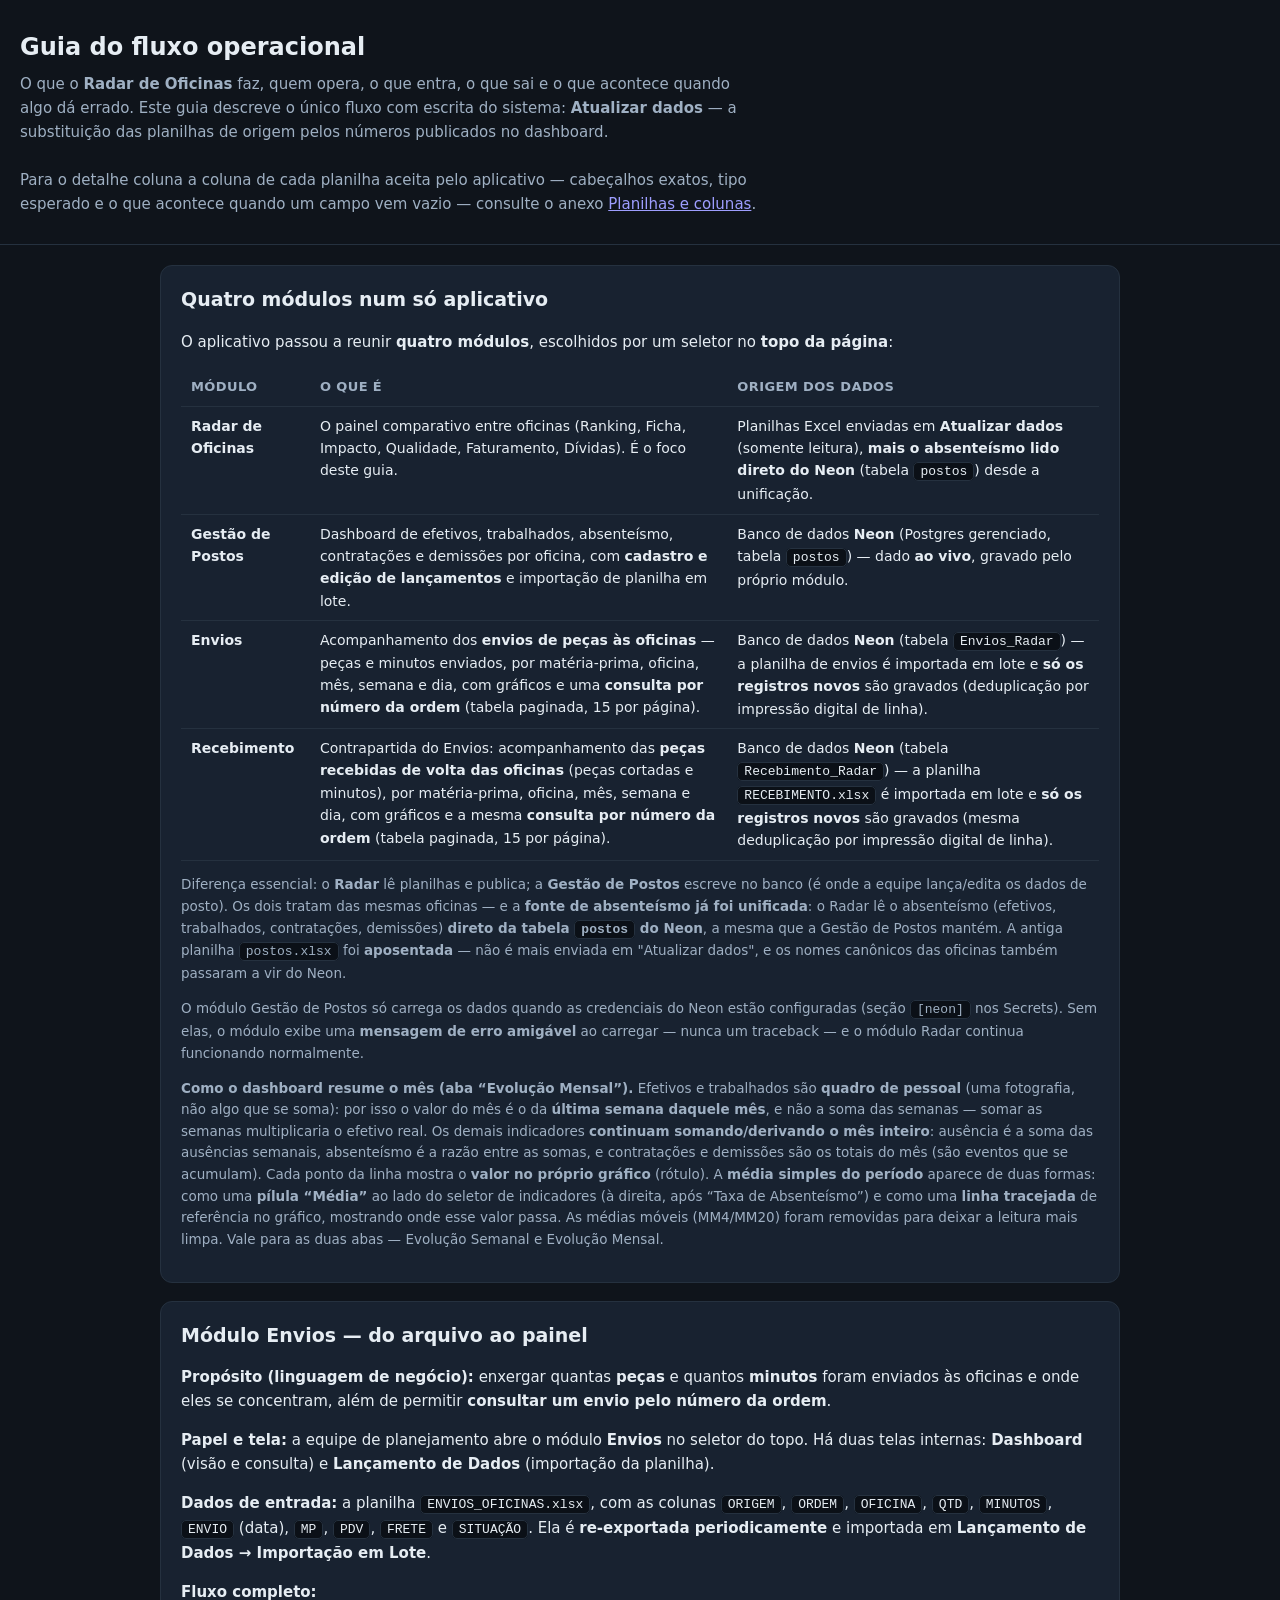
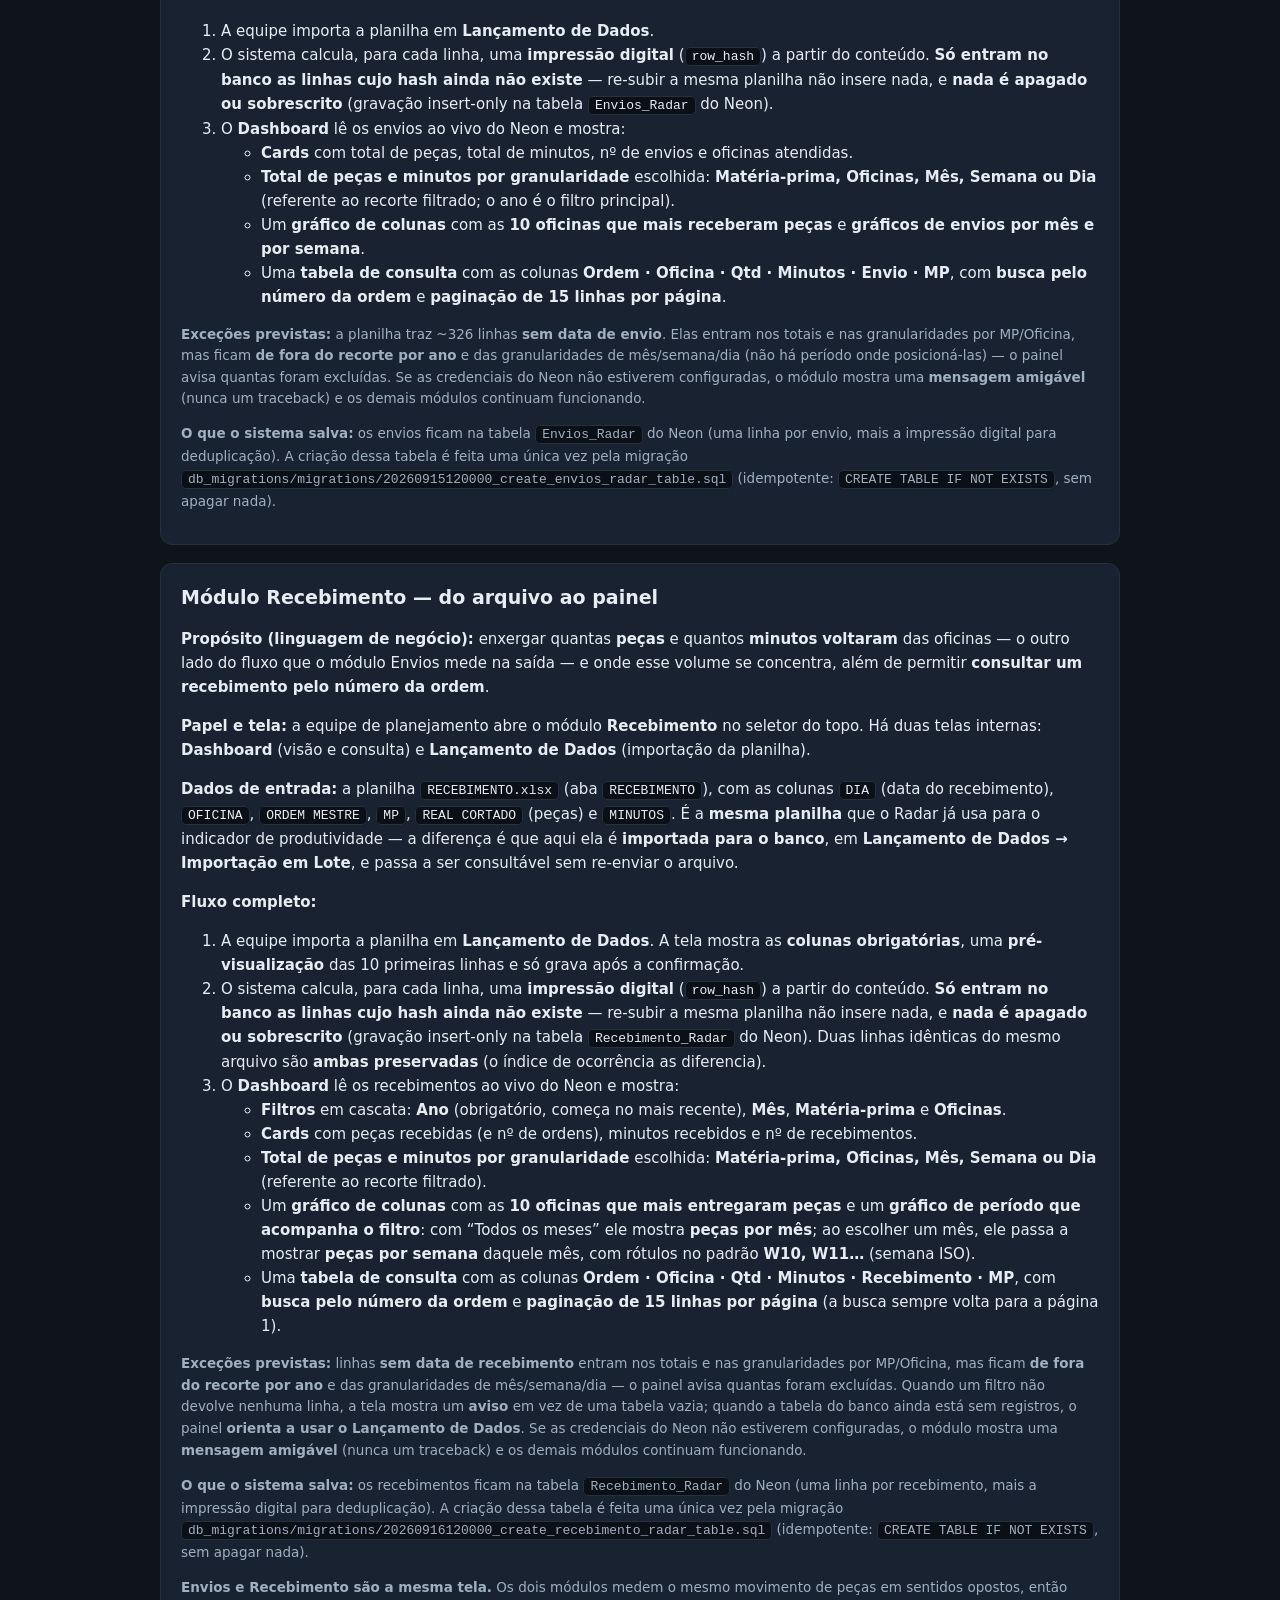
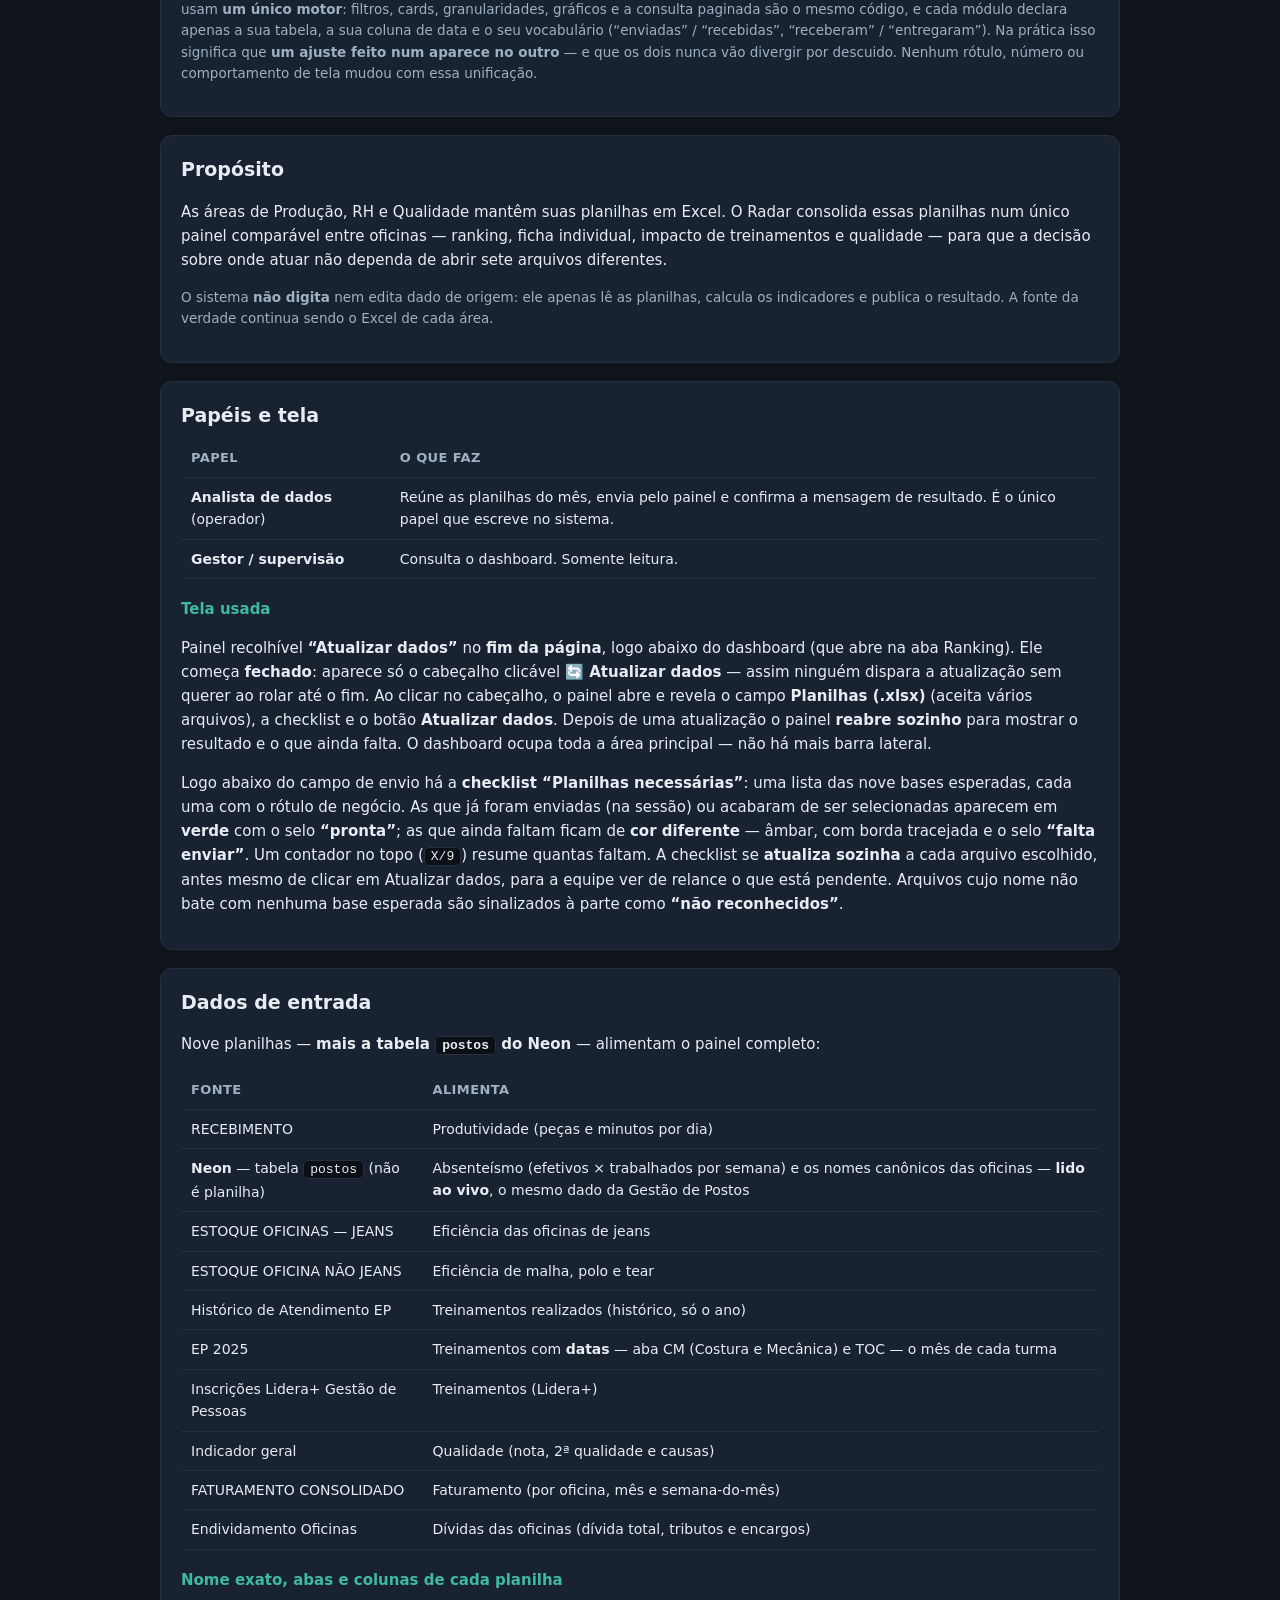
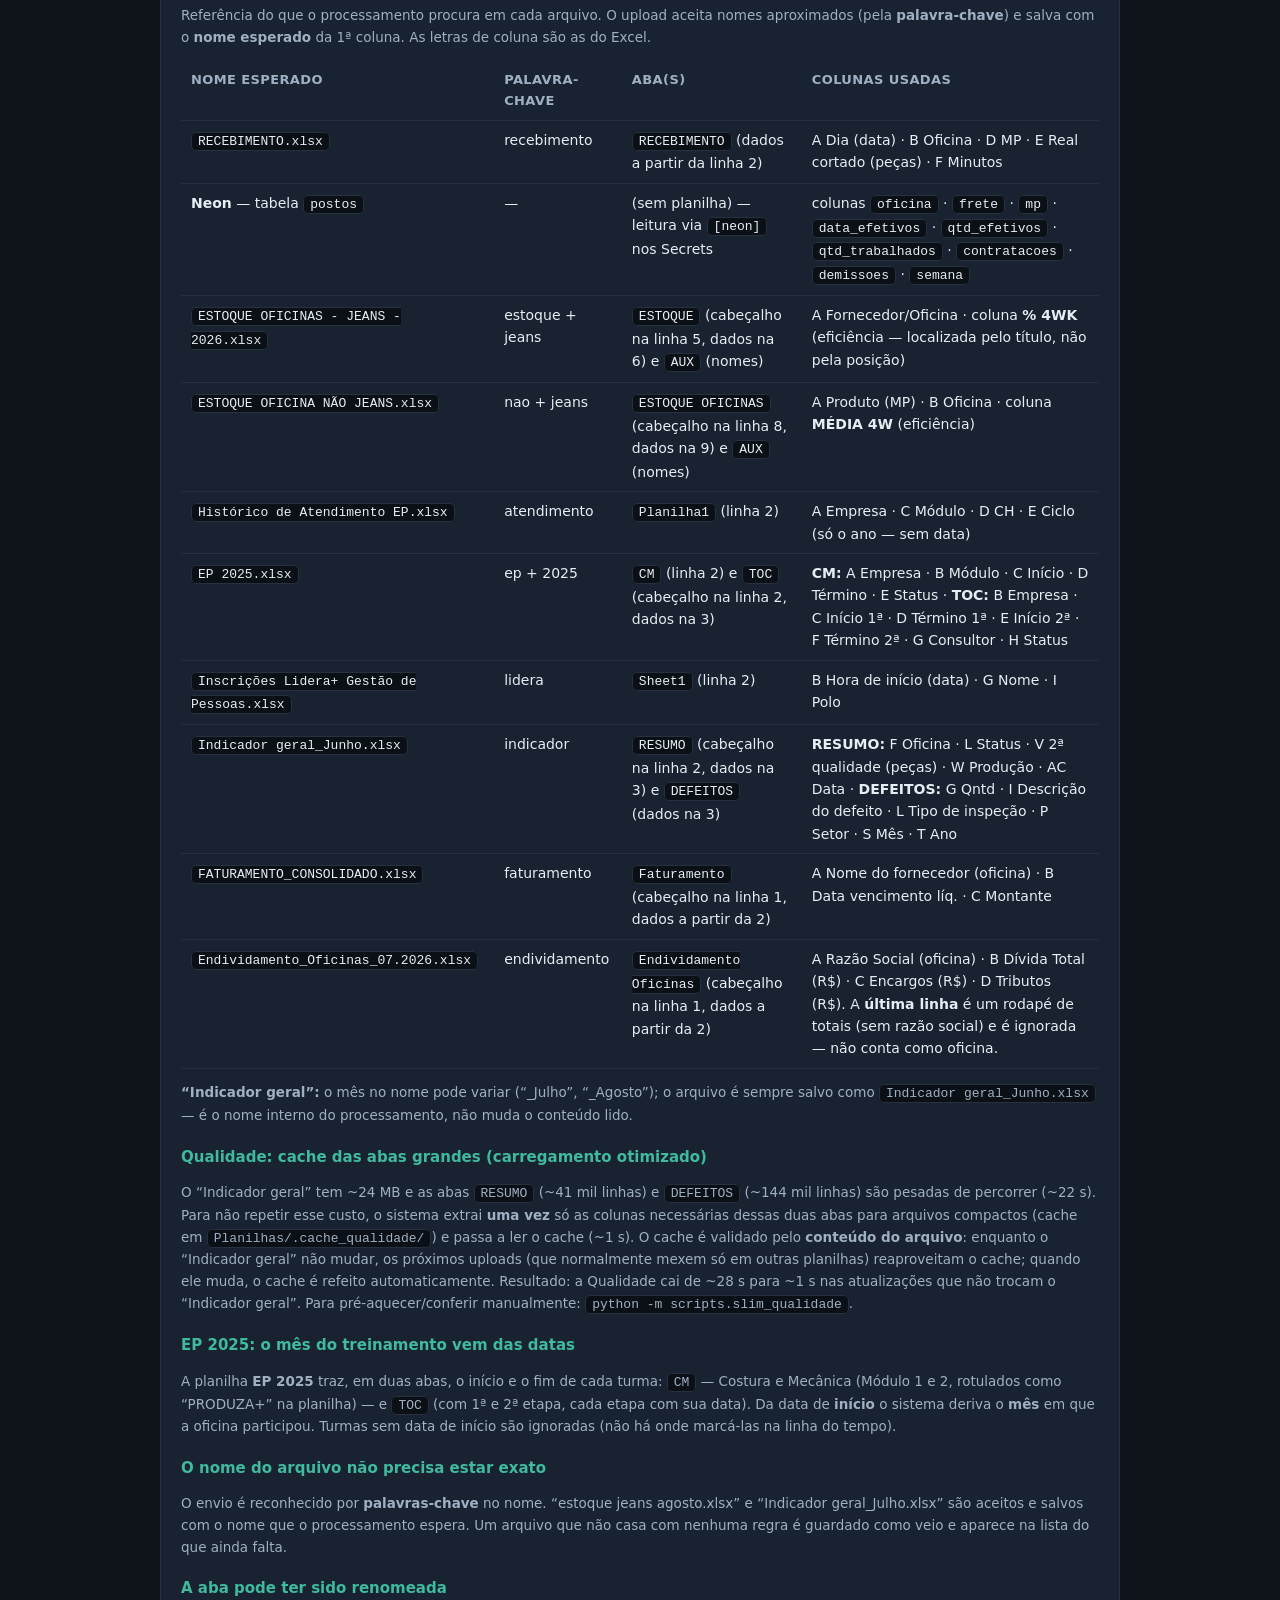
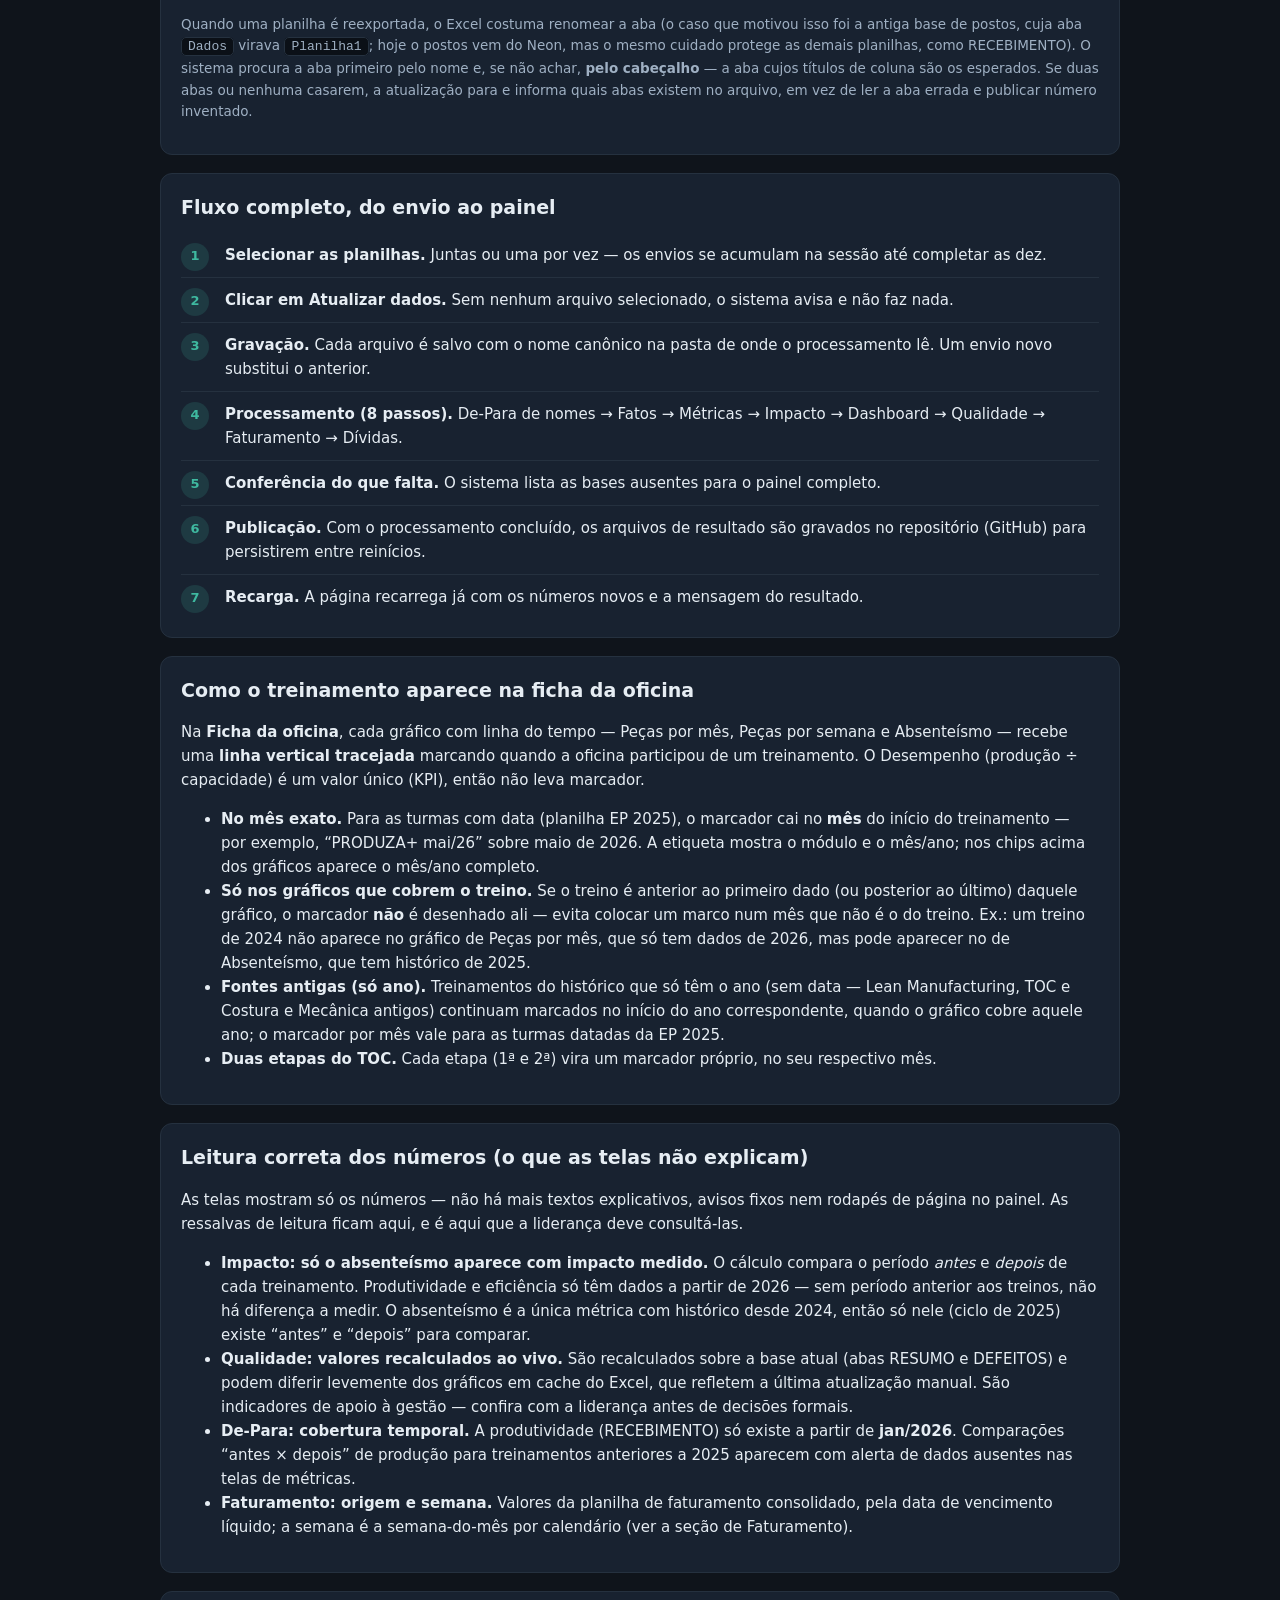
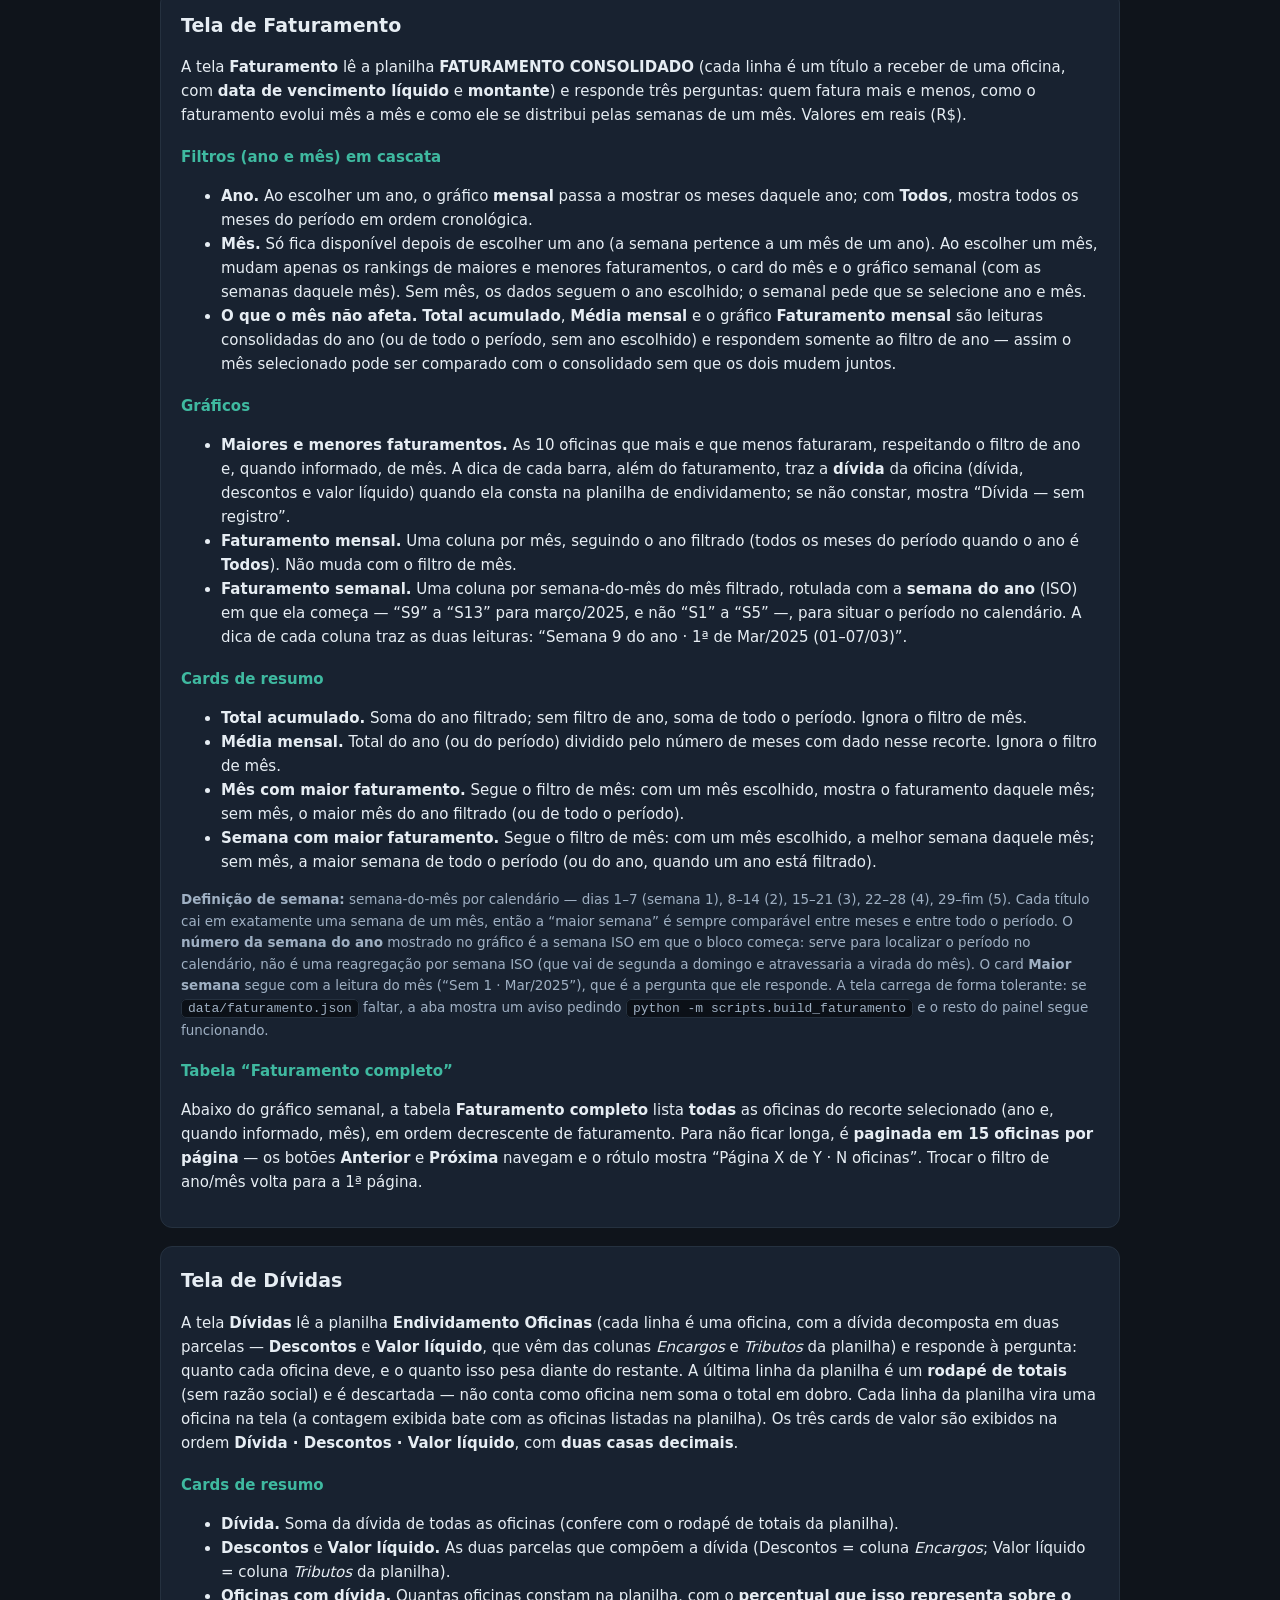
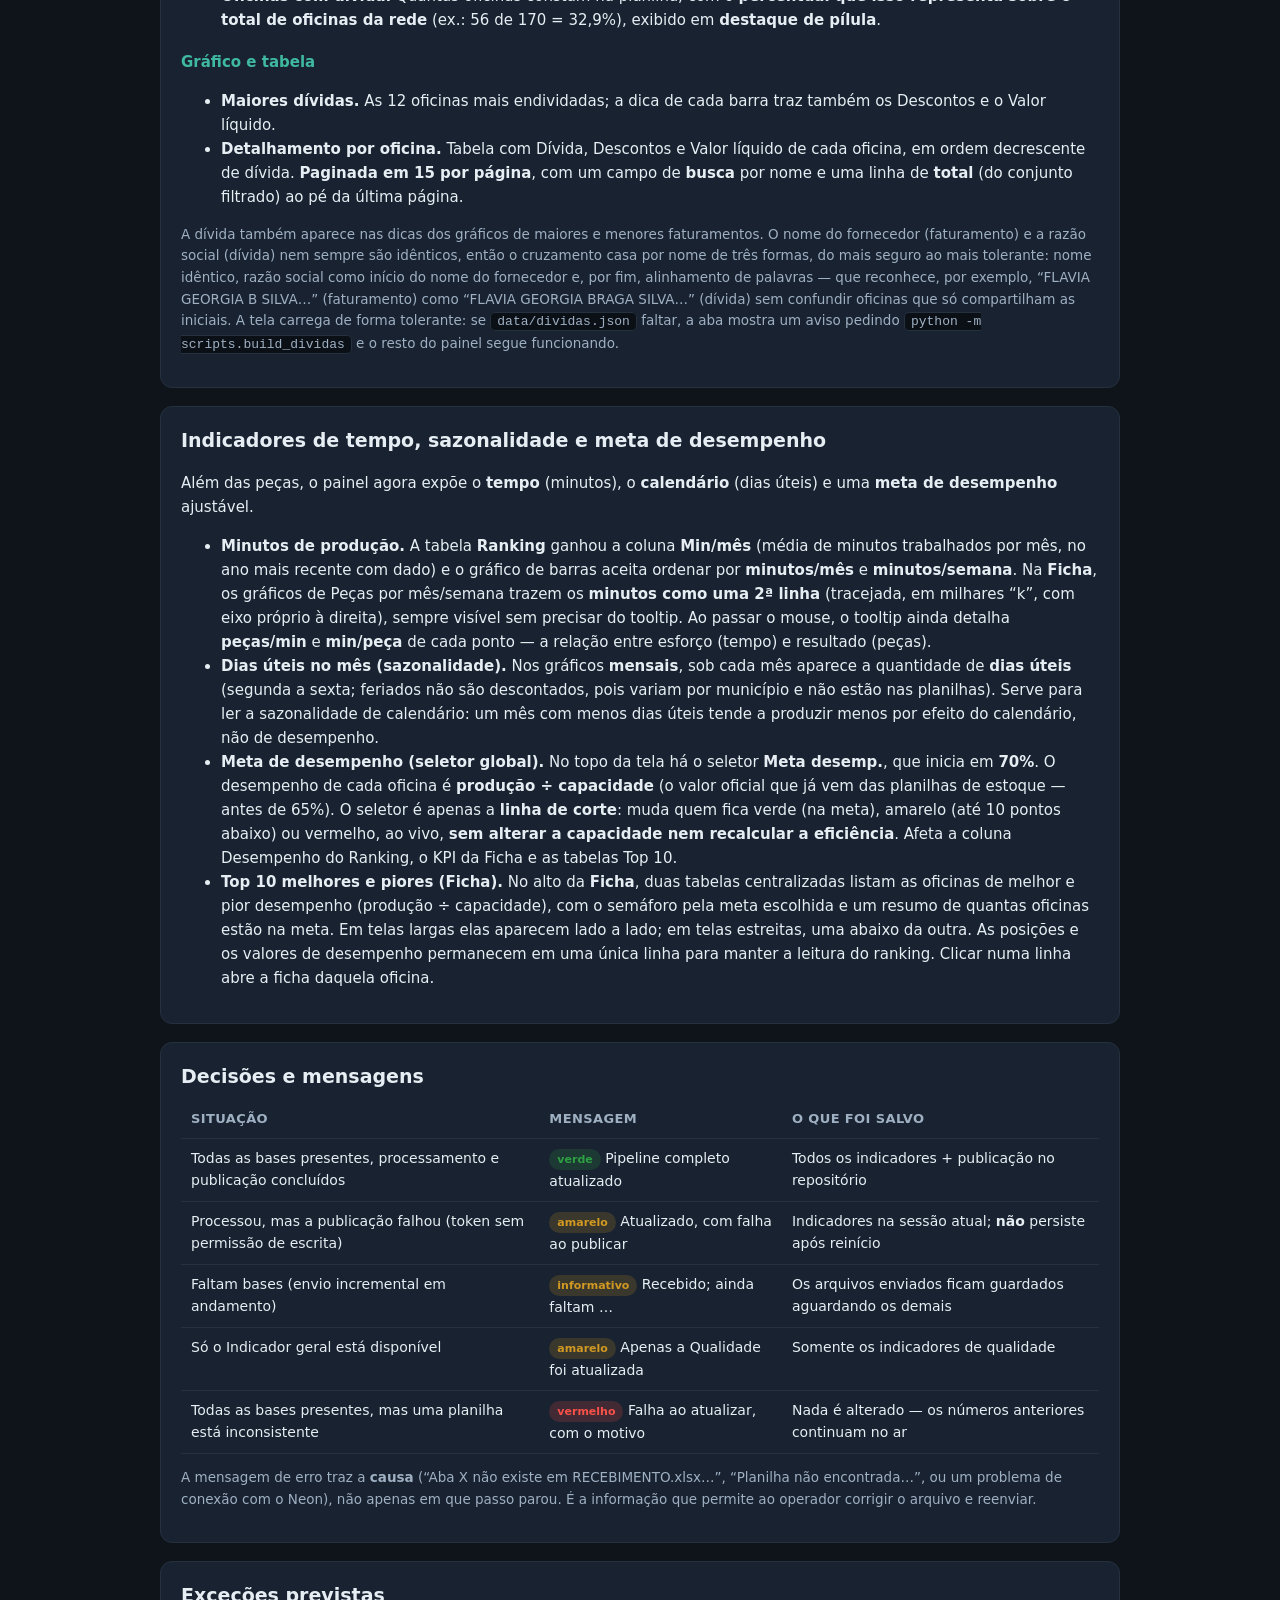
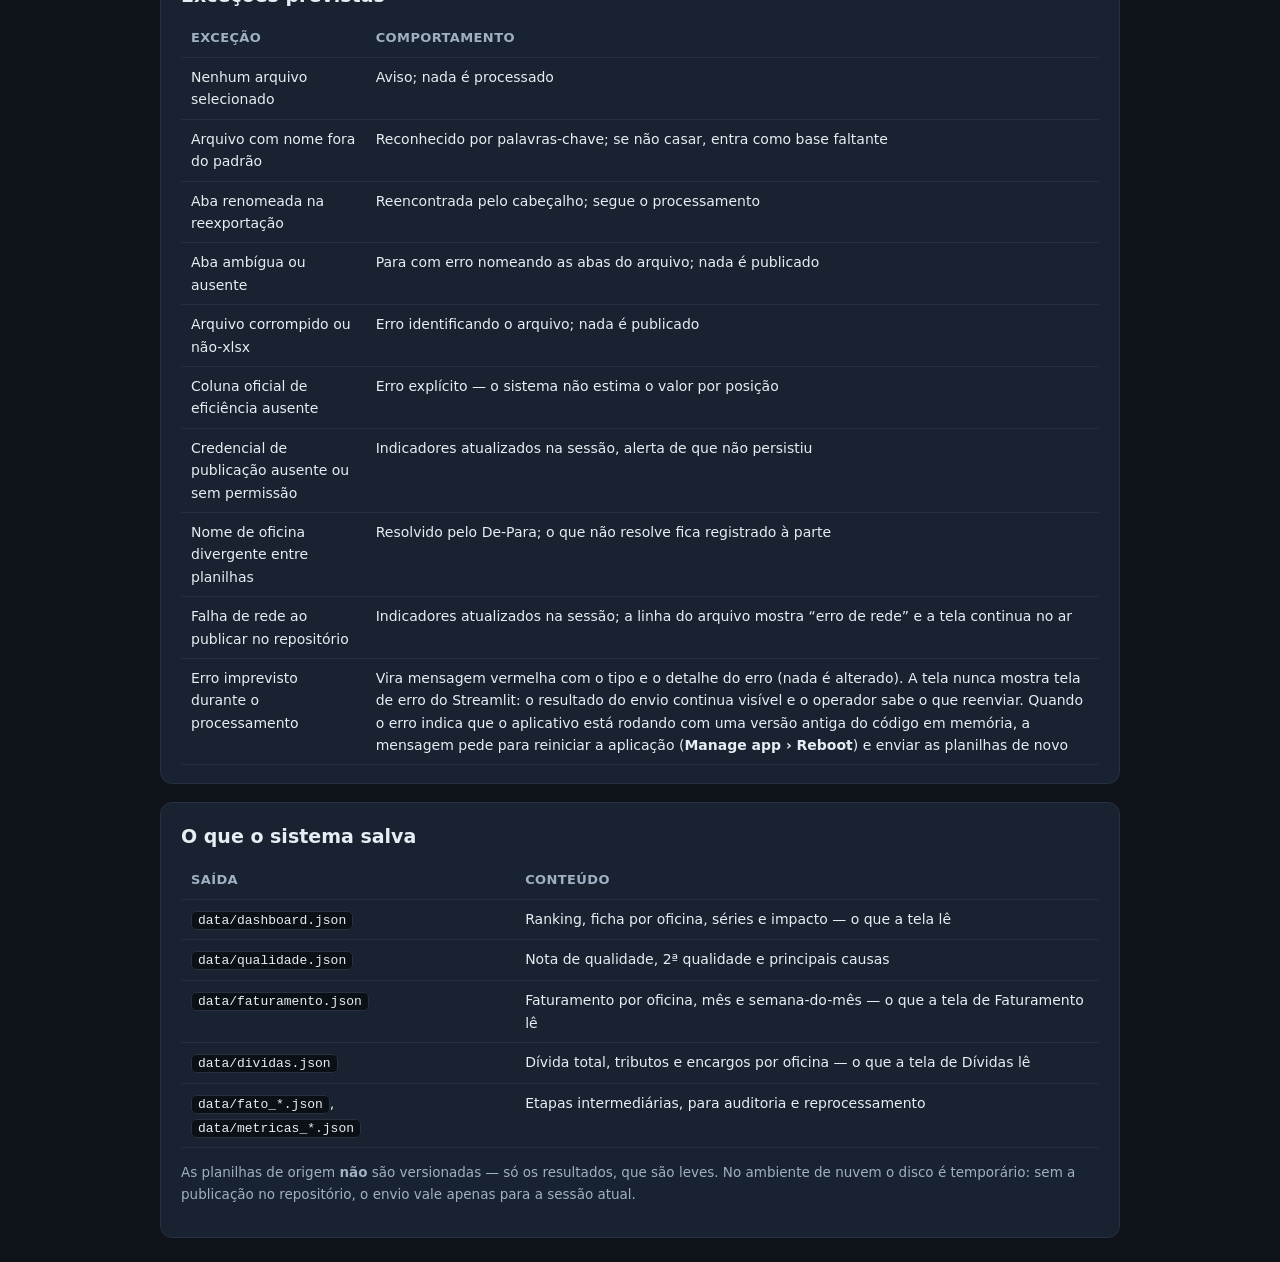
<file: docs/guia-fluxo-operacional.html>
<!doctype html>
<html lang="pt-BR" data-theme="dark">
<head>
<meta charset="utf-8">
<meta name="viewport" content="width=device-width, initial-scale=1">
<title>Guia do fluxo operacional — Radar de Oficinas</title>
<style>
  :root { color-scheme: dark; --bg:#0f141b; --card:#182230; --txt:#e6edf3;
    --sub:#9fb0c3; --linha:#25313f; --ok:#2ea043; --alerta:#d29922; --crit:#f85149;
    --acc:#3fb9a0; }
  * { box-sizing:border-box; }
  body { margin:0; background:var(--bg); color:var(--txt);
    font:15px/1.6 system-ui,Segoe UI,Roboto,Arial,sans-serif; }
  header { padding:28px 20px; border-bottom:1px solid var(--linha); }
  h1 { margin:0 0 6px; font-size:24px; }
  h2 { font-size:19px; margin:0 0 10px; }
  h3 { font-size:15px; margin:18px 0 6px; color:var(--acc); }
  .intro { color:var(--sub); max-width:78ch; }
  main { padding:20px; max-width:1000px; margin:0 auto; display:grid; gap:18px; }
  section { background:var(--card); border:1px solid var(--linha);
    border-radius:12px; padding:18px 20px; }
  table { width:100%; border-collapse:collapse; margin-top:8px; font-size:14px; }
  th, td { text-align:left; padding:8px 10px; border-bottom:1px solid var(--linha);
    vertical-align:top; }
  th { color:var(--sub); font-weight:600; font-size:13px; text-transform:uppercase;
    letter-spacing:.03em; }
  code { background:#0b1017; border:1px solid var(--linha); border-radius:5px;
    padding:1px 6px; font-size:13px; }
  ol.passos { counter-reset:p; list-style:none; padding:0; margin:0; }
  ol.passos > li { counter-increment:p; position:relative; padding:10px 0 10px 44px;
    border-bottom:1px solid var(--linha); }
  ol.passos > li:last-child { border-bottom:0; }
  ol.passos > li::before { content:counter(p); position:absolute; left:0; top:10px;
    width:28px; height:28px; border-radius:50%; background:rgba(63,185,160,.16);
    color:var(--acc); font-weight:700; font-size:13px; display:grid; place-items:center; }
  .selo { font-size:11px; padding:2px 8px; border-radius:999px; font-weight:700;
    display:inline-block; }
  .selo.ok { background:rgba(46,160,67,.18); color:var(--ok); }
  .selo.alerta { background:rgba(210,153,34,.18); color:var(--alerta); }
  .selo.critico { background:rgba(248,81,73,.18); color:var(--crit); }
  .nota { color:var(--sub); font-size:13.5px; }
  footer { padding:16px 20px; color:var(--sub); font-size:12px; text-align:center; }
</style>
</head>
<body>
<header>
  <h1>Guia do fluxo operacional</h1>
  <div class="intro">
    O que o <b>Radar de Oficinas</b> faz, quem opera, o que entra, o que sai e o
    que acontece quando algo dá errado. Este guia descreve o único fluxo com
    escrita do sistema: <b>Atualizar dados</b> — a substituição das planilhas de
    origem pelos números publicados no dashboard.
    <br><br>
    Para o detalhe coluna a coluna de cada planilha aceita pelo aplicativo —
    cabeçalhos exatos, tipo esperado e o que acontece quando um campo vem vazio —
    consulte o anexo <a href="planilhas-e-colunas.html">Planilhas e colunas</a>.
  </div>
</header>

<main>

<section>
  <h2>Quatro módulos num só aplicativo</h2>
  <p>
    O aplicativo passou a reunir <b>quatro módulos</b>, escolhidos por um seletor
    no <b>topo da página</b>:
  </p>
  <table>
    <tr><th>Módulo</th><th>O que é</th><th>Origem dos dados</th></tr>
    <tr>
      <td><b>Radar de Oficinas</b></td>
      <td>O painel comparativo entre oficinas (Ranking, Ficha, Impacto,
        Qualidade, Faturamento, Dívidas). É o foco deste guia.</td>
      <td>Planilhas Excel enviadas em <b>Atualizar dados</b> (somente leitura),
        <b>mais o absenteísmo lido direto do Neon</b> (tabela
        <code>postos</code>) desde a unificação.</td>
    </tr>
    <tr>
      <td><b>Gestão de Postos</b></td>
      <td>Dashboard de efetivos, trabalhados, absenteísmo, contratações e
        demissões por oficina, com <b>cadastro e edição de lançamentos</b> e
        importação de planilha em lote.</td>
      <td>Banco de dados <b>Neon</b> (Postgres gerenciado, tabela
        <code>postos</code>) — dado <b>ao vivo</b>, gravado pelo próprio módulo.</td>
    </tr>
    <tr>
      <td><b>Envios</b></td>
      <td>Acompanhamento dos <b>envios de peças às oficinas</b> — peças e minutos
        enviados, por matéria-prima, oficina, mês, semana e dia, com gráficos e
        uma <b>consulta por número da ordem</b> (tabela paginada, 15 por página).</td>
      <td>Banco de dados <b>Neon</b> (tabela <code>Envios_Radar</code>) — a
        planilha de envios é importada em lote e <b>só os registros novos</b> são
        gravados (deduplicação por impressão digital de linha).</td>
    </tr>
    <tr>
      <td><b>Recebimento</b></td>
      <td>Contrapartida do Envios: acompanhamento das <b>peças recebidas de volta
        das oficinas</b> (peças cortadas e minutos), por matéria-prima, oficina,
        mês, semana e dia, com gráficos e a mesma <b>consulta por número da
        ordem</b> (tabela paginada, 15 por página).</td>
      <td>Banco de dados <b>Neon</b> (tabela <code>Recebimento_Radar</code>) — a
        planilha <code>RECEBIMENTO.xlsx</code> é importada em lote e <b>só os
        registros novos</b> são gravados (mesma deduplicação por impressão
        digital de linha).</td>
    </tr>
  </table>
  <p class="nota">
    Diferença essencial: o <b>Radar</b> lê planilhas e publica; a <b>Gestão de
    Postos</b> escreve no banco (é onde a equipe lança/edita os dados de posto).
    Os dois tratam das mesmas oficinas — e a <b>fonte de absenteísmo já foi
    unificada</b>: o Radar lê o absenteísmo (efetivos, trabalhados, contratações,
    demissões) <b>direto da tabela <code>postos</code> do Neon</b>, a mesma
    que a Gestão de Postos mantém. A antiga planilha <code>postos.xlsx</code> foi
    <b>aposentada</b> — não é mais enviada em "Atualizar dados", e os nomes
    canônicos das oficinas também passaram a vir do Neon.
  </p>
  <p class="nota">
    O módulo Gestão de Postos só carrega os dados quando as credenciais do
    Neon estão configuradas (seção <code>[neon]</code> nos Secrets). Sem
    elas, o módulo exibe uma <b>mensagem de erro amigável</b> ao carregar — nunca
    um traceback — e o módulo Radar continua funcionando normalmente.
  </p>
  <p class="nota">
    <b>Como o dashboard resume o mês (aba “Evolução Mensal”).</b> Efetivos e
    trabalhados são <b>quadro de pessoal</b> (uma fotografia, não algo que se
    soma): por isso o valor do mês é o da <b>última semana daquele mês</b>, e não
    a soma das semanas — somar as semanas multiplicaria o efetivo real. Os demais
    indicadores <b>continuam somando/derivando o mês inteiro</b>: ausência é a
    soma das ausências semanais, absenteísmo é a razão entre as somas, e
    contratações e demissões são os totais do mês (são eventos que se acumulam).
    Cada ponto da linha mostra o <b>valor no próprio gráfico</b> (rótulo). A
    <b>média simples do período</b> aparece de duas formas: como uma <b>pílula
    “Média”</b> ao lado do seletor de indicadores (à direita, após “Taxa de
    Absenteísmo”) e como uma <b>linha tracejada</b> de referência no gráfico,
    mostrando onde esse valor passa. As médias móveis (MM4/MM20) foram
    removidas para deixar a leitura mais limpa. Vale para as duas abas —
    Evolução Semanal e Evolução Mensal.
  </p>
</section>

<section>
  <h2>Módulo Envios — do arquivo ao painel</h2>
  <p>
    <b>Propósito (linguagem de negócio):</b> enxergar quantas <b>peças</b> e
    quantos <b>minutos</b> foram enviados às oficinas e onde eles se concentram,
    além de permitir <b>consultar um envio pelo número da ordem</b>.
  </p>
  <p>
    <b>Papel e tela:</b> a equipe de planejamento abre o módulo <b>Envios</b> no
    seletor do topo. Há duas telas internas: <b>Dashboard</b> (visão e consulta)
    e <b>Lançamento de Dados</b> (importação da planilha).
  </p>
  <p>
    <b>Dados de entrada:</b> a planilha <code>ENVIOS_OFICINAS.xlsx</code>, com as
    colunas <code>ORIGEM</code>, <code>ORDEM</code>, <code>OFICINA</code>,
    <code>QTD</code>, <code>MINUTOS</code>, <code>ENVIO</code> (data),
    <code>MP</code>, <code>PDV</code>, <code>FRETE</code> e
    <code>SITUAÇÃO</code>. Ela é <b>re-exportada periodicamente</b> e importada em
    <b>Lançamento de Dados → Importação em Lote</b>.
  </p>
  <p>
    <b>Fluxo completo:</b>
  </p>
  <ol>
    <li>A equipe importa a planilha em <b>Lançamento de Dados</b>.</li>
    <li>O sistema calcula, para cada linha, uma <b>impressão digital</b>
      (<code>row_hash</code>) a partir do conteúdo. <b>Só entram no banco as
      linhas cujo hash ainda não existe</b> — re-subir a mesma planilha não
      insere nada, e <b>nada é apagado ou sobrescrito</b> (gravação insert-only
      na tabela <code>Envios_Radar</code> do Neon).</li>
    <li>O <b>Dashboard</b> lê os envios ao vivo do Neon e mostra:
      <ul>
        <li><b>Cards</b> com total de peças, total de minutos, nº de envios e
          oficinas atendidas.</li>
        <li><b>Total de peças e minutos por granularidade</b> escolhida:
          <b>Matéria-prima, Oficinas, Mês, Semana ou Dia</b> (referente ao
          recorte filtrado; o ano é o filtro principal).</li>
        <li>Um <b>gráfico de colunas</b> com as <b>10 oficinas que mais
          receberam peças</b> e <b>gráficos de envios por mês e por semana</b>.</li>
        <li>Uma <b>tabela de consulta</b> com as colunas
          <b>Ordem · Oficina · Qtd · Minutos · Envio · MP</b>, com <b>busca pelo
          número da ordem</b> e <b>paginação de 15 linhas por página</b>.</li>
      </ul>
    </li>
  </ol>
  <p class="nota">
    <b>Exceções previstas:</b> a planilha traz ~326 linhas <b>sem data de
    envio</b>. Elas entram nos totais e nas granularidades por MP/Oficina, mas
    ficam <b>de fora do recorte por ano</b> e das granularidades de
    mês/semana/dia (não há período onde posicioná-las) — o painel avisa quantas
    foram excluídas. Se as credenciais do Neon não estiverem configuradas, o
    módulo mostra uma <b>mensagem amigável</b> (nunca um traceback) e os demais
    módulos continuam funcionando.
  </p>
  <p class="nota">
    <b>O que o sistema salva:</b> os envios ficam na tabela
    <code>Envios_Radar</code> do Neon (uma linha por envio, mais a impressão
    digital para deduplicação). A criação dessa tabela é feita uma única vez pela
    migração
    <code>db_migrations/migrations/20260915120000_create_envios_radar_table.sql</code>
    (idempotente: <code>CREATE TABLE IF NOT EXISTS</code>, sem apagar nada).
  </p>
</section>

<section>
  <h2>Módulo Recebimento — do arquivo ao painel</h2>
  <p>
    <b>Propósito (linguagem de negócio):</b> enxergar quantas <b>peças</b> e
    quantos <b>minutos</b> <b>voltaram</b> das oficinas — o outro lado do fluxo
    que o módulo Envios mede na saída — e onde esse volume se concentra, além de
    permitir <b>consultar um recebimento pelo número da ordem</b>.
  </p>
  <p>
    <b>Papel e tela:</b> a equipe de planejamento abre o módulo
    <b>Recebimento</b> no seletor do topo. Há duas telas internas:
    <b>Dashboard</b> (visão e consulta) e <b>Lançamento de Dados</b> (importação
    da planilha).
  </p>
  <p>
    <b>Dados de entrada:</b> a planilha <code>RECEBIMENTO.xlsx</code> (aba
    <code>RECEBIMENTO</code>), com as colunas <code>DIA</code> (data do
    recebimento), <code>OFICINA</code>, <code>ORDEM MESTRE</code>,
    <code>MP</code>, <code>REAL CORTADO</code> (peças) e <code>MINUTOS</code>.
    É a <b>mesma planilha</b> que o Radar já usa para o indicador de
    produtividade — a diferença é que aqui ela é <b>importada para o banco</b>,
    em <b>Lançamento de Dados → Importação em Lote</b>, e passa a ser consultável
    sem re-enviar o arquivo.
  </p>
  <p>
    <b>Fluxo completo:</b>
  </p>
  <ol>
    <li>A equipe importa a planilha em <b>Lançamento de Dados</b>. A tela mostra
      as <b>colunas obrigatórias</b>, uma <b>pré-visualização</b> das 10
      primeiras linhas e só grava após a confirmação.</li>
    <li>O sistema calcula, para cada linha, uma <b>impressão digital</b>
      (<code>row_hash</code>) a partir do conteúdo. <b>Só entram no banco as
      linhas cujo hash ainda não existe</b> — re-subir a mesma planilha não
      insere nada, e <b>nada é apagado ou sobrescrito</b> (gravação insert-only
      na tabela <code>Recebimento_Radar</code> do Neon). Duas linhas idênticas do
      mesmo arquivo são <b>ambas preservadas</b> (o índice de ocorrência as
      diferencia).</li>
    <li>O <b>Dashboard</b> lê os recebimentos ao vivo do Neon e mostra:
      <ul>
        <li><b>Filtros</b> em cascata: <b>Ano</b> (obrigatório, começa no mais
          recente), <b>Mês</b>, <b>Matéria-prima</b> e <b>Oficinas</b>.</li>
        <li><b>Cards</b> com peças recebidas (e nº de ordens), minutos recebidos
          e nº de recebimentos.</li>
        <li><b>Total de peças e minutos por granularidade</b> escolhida:
          <b>Matéria-prima, Oficinas, Mês, Semana ou Dia</b> (referente ao
          recorte filtrado).</li>
        <li>Um <b>gráfico de colunas</b> com as <b>10 oficinas que mais
          entregaram peças</b> e um <b>gráfico de período que acompanha o
          filtro</b>: com “Todos os meses” ele mostra <b>peças por mês</b>; ao
          escolher um mês, ele passa a mostrar <b>peças por semana</b> daquele
          mês, com rótulos no padrão <b>W10, W11…</b> (semana ISO).</li>
        <li>Uma <b>tabela de consulta</b> com as colunas
          <b>Ordem · Oficina · Qtd · Minutos · Recebimento · MP</b>, com
          <b>busca pelo número da ordem</b> e <b>paginação de 15 linhas por
          página</b> (a busca sempre volta para a página 1).</li>
      </ul>
    </li>
  </ol>
  <p class="nota">
    <b>Exceções previstas:</b> linhas <b>sem data de recebimento</b> entram nos
    totais e nas granularidades por MP/Oficina, mas ficam <b>de fora do recorte
    por ano</b> e das granularidades de mês/semana/dia — o painel avisa quantas
    foram excluídas. Quando um filtro não devolve nenhuma linha, a tela mostra um
    <b>aviso</b> em vez de uma tabela vazia; quando a tabela do banco ainda está
    sem registros, o painel <b>orienta a usar o Lançamento de Dados</b>. Se as
    credenciais do Neon não estiverem configuradas, o módulo mostra uma
    <b>mensagem amigável</b> (nunca um traceback) e os demais módulos continuam
    funcionando.
  </p>
  <p class="nota">
    <b>O que o sistema salva:</b> os recebimentos ficam na tabela
    <code>Recebimento_Radar</code> do Neon (uma linha por recebimento, mais a
    impressão digital para deduplicação). A criação dessa tabela é feita uma
    única vez pela migração
    <code>db_migrations/migrations/20260916120000_create_recebimento_radar_table.sql</code>
    (idempotente: <code>CREATE TABLE IF NOT EXISTS</code>, sem apagar nada).
  </p>
  <p class="nota">
    <b>Envios e Recebimento são a mesma tela.</b> Os dois módulos medem o mesmo
    movimento de peças em sentidos opostos, então usam <b>um único motor</b>:
    filtros, cards, granularidades, gráficos e a consulta paginada são o mesmo
    código, e cada módulo declara apenas a sua tabela, a sua coluna de data e o
    seu vocabulário (“enviadas” / “recebidas”, “receberam” / “entregaram”).
    Na prática isso significa que <b>um ajuste feito num aparece no outro</b> —
    e que os dois nunca vão divergir por descuido. Nenhum rótulo, número ou
    comportamento de tela mudou com essa unificação.
  </p>
</section>

<section>
  <h2>Propósito</h2>
  <p>
    As áreas de Produção, RH e Qualidade mantêm suas planilhas em Excel. O Radar
    consolida essas planilhas num único painel comparável entre oficinas —
    ranking, ficha individual, impacto de treinamentos e qualidade — para que a
    decisão sobre onde atuar não dependa de abrir sete arquivos diferentes.
  </p>
  <p class="nota">
    O sistema <b>não digita</b> nem edita dado de origem: ele apenas lê as
    planilhas, calcula os indicadores e publica o resultado. A fonte da verdade
    continua sendo o Excel de cada área.
  </p>
</section>

<section>
  <h2>Papéis e tela</h2>
  <table>
    <tr><th>Papel</th><th>O que faz</th></tr>
    <tr>
      <td><b>Analista de dados</b> (operador)</td>
      <td>Reúne as planilhas do mês, envia pelo painel e confirma a mensagem de
        resultado. É o único papel que escreve no sistema.</td>
    </tr>
    <tr>
      <td><b>Gestor / supervisão</b></td>
      <td>Consulta o dashboard. Somente leitura.</td>
    </tr>
  </table>
  <h3>Tela usada</h3>
  <p>
    Painel recolhível <b>“Atualizar dados”</b> no <b>fim da página</b>, logo
    abaixo do dashboard (que abre na aba Ranking). Ele começa <b>fechado</b>:
    aparece só o cabeçalho clicável <b>🔄 Atualizar dados</b> — assim ninguém
    dispara a atualização sem querer ao rolar até o fim. Ao clicar no cabeçalho,
    o painel abre e revela o campo <b>Planilhas (.xlsx)</b> (aceita vários
    arquivos), a checklist e o botão <b>Atualizar dados</b>. Depois de uma
    atualização o painel <b>reabre sozinho</b> para mostrar o resultado e o que
    ainda falta. O dashboard ocupa toda a área principal — não há mais barra
    lateral.
  </p>
  <p>
    Logo abaixo do campo de envio há a <b>checklist “Planilhas necessárias”</b>:
    uma lista das nove bases esperadas, cada uma com o rótulo de negócio. As que
    já foram enviadas (na sessão) ou acabaram de ser selecionadas aparecem em
    <b>verde</b> com o selo <b>“pronta”</b>; as que ainda faltam ficam de
    <b>cor diferente</b> — âmbar, com borda tracejada e o selo <b>“falta
    enviar”</b>. Um contador no topo (<code>X/9</code>) resume quantas faltam.
    A checklist se <b>atualiza sozinha</b> a cada arquivo escolhido, antes mesmo
    de clicar em Atualizar dados, para a equipe ver de relance o que está
    pendente. Arquivos cujo nome não bate com nenhuma base esperada são
    sinalizados à parte como <b>“não reconhecidos”</b>.
  </p>
</section>

<section>
  <h2>Dados de entrada</h2>
  <p>Nove planilhas — <b>mais a tabela <code>postos</code> do Neon</b> —
    alimentam o painel completo:</p>
  <table>
    <tr><th>Fonte</th><th>Alimenta</th></tr>
    <tr><td>RECEBIMENTO</td><td>Produtividade (peças e minutos por dia)</td></tr>
    <tr><td><b>Neon</b> — tabela <code>postos</code> (não é planilha)</td>
      <td>Absenteísmo (efetivos × trabalhados por semana) e os nomes canônicos
        das oficinas — <b>lido ao vivo</b>, o mesmo dado da Gestão de Postos</td></tr>
    <tr><td>ESTOQUE OFICINAS — JEANS</td><td>Eficiência das oficinas de jeans</td></tr>
    <tr><td>ESTOQUE OFICINA NÃO JEANS</td><td>Eficiência de malha, polo e tear</td></tr>
    <tr><td>Histórico de Atendimento EP</td><td>Treinamentos realizados (histórico, só o ano)</td></tr>
    <tr><td>EP 2025</td><td>Treinamentos com <b>datas</b> — aba CM (Costura e Mecânica) e TOC — o mês de cada turma</td></tr>
    <tr><td>Inscrições Lidera+ Gestão de Pessoas</td><td>Treinamentos (Lidera+)</td></tr>
    <tr><td>Indicador geral</td><td>Qualidade (nota, 2ª qualidade e causas)</td></tr>
    <tr><td>FATURAMENTO CONSOLIDADO</td><td>Faturamento (por oficina, mês e semana-do-mês)</td></tr>
    <tr><td>Endividamento Oficinas</td><td>Dívidas das oficinas (dívida total, tributos e encargos)</td></tr>
  </table>

  <h3>Nome exato, abas e colunas de cada planilha</h3>
  <p class="nota">
    Referência do que o processamento procura em cada arquivo. O upload aceita
    nomes aproximados (pela <b>palavra-chave</b>) e salva com o <b>nome esperado</b>
    da 1ª coluna. As letras de coluna são as do Excel.
  </p>
  <table>
    <tr>
      <th>Nome esperado</th><th>Palavra-chave</th><th>Aba(s)</th><th>Colunas usadas</th>
    </tr>
    <tr>
      <td><code>RECEBIMENTO.xlsx</code></td><td>recebimento</td>
      <td><code>RECEBIMENTO</code> (dados a partir da linha 2)</td>
      <td>A Dia (data) · B Oficina · D MP · E Real cortado (peças) · F Minutos</td>
    </tr>
    <tr>
      <td><b>Neon</b> — tabela <code>postos</code></td><td>—</td>
      <td>(sem planilha) — leitura via <code>[neon]</code> nos Secrets</td>
      <td>colunas <code>oficina</code> · <code>frete</code> · <code>mp</code> ·
        <code>data_efetivos</code> · <code>qtd_efetivos</code> ·
        <code>qtd_trabalhados</code> · <code>contratacoes</code> ·
        <code>demissoes</code> · <code>semana</code></td>
    </tr>
    <tr>
      <td><code>ESTOQUE OFICINAS - JEANS - 2026.xlsx</code></td><td>estoque + jeans</td>
      <td><code>ESTOQUE</code> (cabeçalho na linha 5, dados na 6) e <code>AUX</code> (nomes)</td>
      <td>A Fornecedor/Oficina · coluna <b>% 4WK</b> (eficiência — localizada pelo
        título, não pela posição)</td>
    </tr>
    <tr>
      <td><code>ESTOQUE OFICINA NÃO JEANS.xlsx</code></td><td>nao + jeans</td>
      <td><code>ESTOQUE OFICINAS</code> (cabeçalho na linha 8, dados na 9) e <code>AUX</code> (nomes)</td>
      <td>A Produto (MP) · B Oficina · coluna <b>MÉDIA 4W</b> (eficiência)</td>
    </tr>
    <tr>
      <td><code>Histórico de Atendimento EP.xlsx</code></td><td>atendimento</td>
      <td><code>Planilha1</code> (linha 2)</td>
      <td>A Empresa · C Módulo · D CH · E Ciclo (só o ano — sem data)</td>
    </tr>
    <tr>
      <td><code>EP 2025.xlsx</code></td><td>ep + 2025</td>
      <td><code>CM</code> (linha 2) e <code>TOC</code> (cabeçalho na linha 2, dados na 3)</td>
      <td><b>CM:</b> A Empresa · B Módulo · C Início · D Término · E Status ·
        <b>TOC:</b> B Empresa · C Início 1ª · D Término 1ª · E Início 2ª ·
        F Término 2ª · G Consultor · H Status</td>
    </tr>
    <tr>
      <td><code>Inscrições Lidera+ Gestão de Pessoas.xlsx</code></td><td>lidera</td>
      <td><code>Sheet1</code> (linha 2)</td>
      <td>B Hora de início (data) · G Nome · I Polo</td>
    </tr>
    <tr>
      <td><code>Indicador geral_Junho.xlsx</code></td><td>indicador</td>
      <td><code>RESUMO</code> (cabeçalho na linha 2, dados na 3) e <code>DEFEITOS</code> (dados na 3)</td>
      <td><b>RESUMO:</b> F Oficina · L Status · V 2ª qualidade (peças) · W Produção ·
        AC Data · <b>DEFEITOS:</b> G Qntd · I Descrição do defeito · L Tipo de
        inspeção · P Setor · S Mês · T Ano</td>
    </tr>
    <tr>
      <td><code>FATURAMENTO_CONSOLIDADO.xlsx</code></td><td>faturamento</td>
      <td><code>Faturamento</code> (cabeçalho na linha 1, dados a partir da 2)</td>
      <td>A Nome do fornecedor (oficina) · B Data vencimento líq. · C Montante</td>
    </tr>
    <tr>
      <td><code>Endividamento_Oficinas_07.2026.xlsx</code></td><td>endividamento</td>
      <td><code>Endividamento Oficinas</code> (cabeçalho na linha 1, dados a partir da 2)</td>
      <td>A Razão Social (oficina) · B Dívida Total (R$) · C Encargos (R$) ·
        D Tributos (R$). A <b>última linha</b> é um rodapé de totais (sem razão
        social) e é ignorada — não conta como oficina.</td>
    </tr>
  </table>
  <p class="nota">
    <b>“Indicador geral”:</b> o mês no nome pode variar (“_Julho”, “_Agosto”); o
    arquivo é sempre salvo como <code>Indicador geral_Junho.xlsx</code> — é o nome
    interno do processamento, não muda o conteúdo lido.
  </p>

  <h3>Qualidade: cache das abas grandes (carregamento otimizado)</h3>
  <p class="nota">
    O “Indicador geral” tem ~24 MB e as abas <code>RESUMO</code> (~41 mil linhas)
    e <code>DEFEITOS</code> (~144 mil linhas) são pesadas de percorrer (~22 s).
    Para não repetir esse custo, o sistema extrai <b>uma vez</b> só as colunas
    necessárias dessas duas abas para arquivos compactos (cache em
    <code>Planilhas/.cache_qualidade/</code>) e passa a ler o cache (~1 s). O
    cache é validado pelo <b>conteúdo do arquivo</b>: enquanto o “Indicador
    geral” não mudar, os próximos uploads (que normalmente mexem só em outras
    planilhas) reaproveitam o cache; quando ele muda, o cache é refeito
    automaticamente. Resultado: a Qualidade cai de ~28 s para ~1 s nas
    atualizações que não trocam o “Indicador geral”. Para pré-aquecer/conferir
    manualmente: <code>python -m scripts.slim_qualidade</code>.
  </p>

  <h3>EP 2025: o mês do treinamento vem das datas</h3>
  <p class="nota">
    A planilha <b>EP 2025</b> traz, em duas abas, o início e o fim de cada turma:
    <code>CM</code> — Costura e Mecânica (Módulo 1 e 2, rotulados como “PRODUZA+”
    na planilha) — e <code>TOC</code> (com 1ª e 2ª etapa, cada etapa com sua
    data). Da data de <b>início</b> o sistema deriva o <b>mês</b> em que a oficina
    participou. Turmas sem data de início são ignoradas (não há onde marcá-las na
    linha do tempo).
  </p>

  <h3>O nome do arquivo não precisa estar exato</h3>
  <p class="nota">
    O envio é reconhecido por <b>palavras-chave</b> no nome. “estoque jeans
    agosto.xlsx” e “Indicador geral_Julho.xlsx” são aceitos e salvos com o nome
    que o processamento espera. Um arquivo que não casa com nenhuma regra é
    guardado como veio e aparece na lista do que ainda falta.
  </p>

  <h3>A aba pode ter sido renomeada</h3>
  <p class="nota">
    Quando uma planilha é reexportada, o Excel costuma renomear a aba (o caso que
    motivou isso foi a antiga base de postos, cuja aba <code>Dados</code> virava
    <code>Planilha1</code>; hoje o postos vem do Neon, mas o mesmo cuidado
    protege as demais planilhas, como RECEBIMENTO).
    O sistema procura a aba primeiro pelo nome e, se não achar, <b>pelo
    cabeçalho</b> — a aba cujos títulos de coluna são os esperados. Se duas abas
    ou nenhuma casarem, a atualização para e informa quais abas existem no
    arquivo, em vez de ler a aba errada e publicar número inventado.
  </p>
</section>

<section>
  <h2>Fluxo completo, do envio ao painel</h2>
  <ol class="passos">
    <li><b>Selecionar as planilhas.</b> Juntas ou uma por vez — os envios se
      acumulam na sessão até completar as dez.</li>
    <li><b>Clicar em Atualizar dados.</b> Sem nenhum arquivo selecionado, o
      sistema avisa e não faz nada.</li>
    <li><b>Gravação.</b> Cada arquivo é salvo com o nome canônico na pasta de
      onde o processamento lê. Um envio novo substitui o anterior.</li>
    <li><b>Processamento (8 passos).</b> De-Para de nomes → Fatos → Métricas →
      Impacto → Dashboard → Qualidade → Faturamento → Dívidas.</li>
    <li><b>Conferência do que falta.</b> O sistema lista as bases ausentes para
      o painel completo.</li>
    <li><b>Publicação.</b> Com o processamento concluído, os arquivos de
      resultado são gravados no repositório (GitHub) para persistirem entre
      reinícios.</li>
    <li><b>Recarga.</b> A página recarrega já com os números novos e a mensagem
      do resultado.</li>
  </ol>
</section>

<section>
  <h2>Como o treinamento aparece na ficha da oficina</h2>
  <p>
    Na <b>Ficha da oficina</b>, cada gráfico com linha do tempo — Peças por mês,
    Peças por semana e Absenteísmo — recebe uma <b>linha vertical tracejada</b>
    marcando quando a oficina participou de um treinamento. O Desempenho
    (produção ÷ capacidade) é um valor único (KPI), então não leva marcador.
  </p>
  <ul>
    <li><b>No mês exato.</b> Para as turmas com data (planilha EP 2025), o
      marcador cai no <b>mês</b> do início do treinamento — por exemplo,
      “PRODUZA+ mai/26” sobre maio de 2026. A etiqueta mostra o módulo e o
      mês/ano; nos chips acima dos gráficos aparece o mês/ano completo.</li>
    <li><b>Só nos gráficos que cobrem o treino.</b> Se o treino é anterior ao
      primeiro dado (ou posterior ao último) daquele gráfico, o marcador <b>não</b>
      é desenhado ali — evita colocar um marco num mês que não é o do treino. Ex.:
      um treino de 2024 não aparece no gráfico de Peças por mês, que só tem dados
      de 2026, mas pode aparecer no de Absenteísmo, que tem histórico de 2025.</li>
    <li><b>Fontes antigas (só ano).</b> Treinamentos do histórico que só têm o
      ano (sem data — Lean Manufacturing, TOC e Costura e Mecânica antigos)
      continuam marcados no início do ano correspondente, quando o gráfico cobre
      aquele ano; o marcador por mês vale para as turmas datadas da EP 2025.</li>
    <li><b>Duas etapas do TOC.</b> Cada etapa (1ª e 2ª) vira um marcador próprio,
      no seu respectivo mês.</li>
  </ul>
</section>

<section>
  <h2>Leitura correta dos números (o que as telas não explicam)</h2>
  <p>
    As telas mostram só os números — não há mais textos explicativos, avisos
    fixos nem rodapés de página no painel. As ressalvas de leitura ficam aqui,
    e é aqui que a liderança deve consultá-las.
  </p>
  <ul>
    <li><b>Impacto: só o absenteísmo aparece com impacto medido.</b> O cálculo
      compara o período <em>antes</em> e <em>depois</em> de cada treinamento.
      Produtividade e eficiência só têm dados a partir de 2026 — sem período
      anterior aos treinos, não há diferença a medir. O absenteísmo é a única
      métrica com histórico desde 2024, então só nele (ciclo de 2025) existe
      “antes” e “depois” para comparar.</li>
    <li><b>Qualidade: valores recalculados ao vivo.</b> São recalculados sobre a
      base atual (abas RESUMO e DEFEITOS) e podem diferir levemente dos gráficos
      em cache do Excel, que refletem a última atualização manual. São
      indicadores de apoio à gestão — confira com a liderança antes de decisões
      formais.</li>
    <li><b>De-Para: cobertura temporal.</b> A produtividade (RECEBIMENTO) só
      existe a partir de <b>jan/2026</b>. Comparações “antes × depois” de
      produção para treinamentos anteriores a 2025 aparecem com alerta de dados
      ausentes nas telas de métricas.</li>
    <li><b>Faturamento: origem e semana.</b> Valores da planilha de faturamento
      consolidado, pela data de vencimento líquido; a semana é a semana-do-mês
      por calendário (ver a seção de Faturamento).</li>
  </ul>
</section>

<section>
  <h2>Tela de Faturamento</h2>
  <p>
    A tela <b>Faturamento</b> lê a planilha <b>FATURAMENTO CONSOLIDADO</b> (cada
    linha é um título a receber de uma oficina, com <b>data de vencimento
    líquido</b> e <b>montante</b>) e responde três perguntas: quem fatura mais e
    menos, como o faturamento evolui mês a mês e como ele se distribui pelas
    semanas de um mês. Valores em reais (R$).
  </p>
  <h3>Filtros (ano e mês) em cascata</h3>
  <ul>
    <li><b>Ano.</b> Ao escolher um ano, o gráfico <b>mensal</b> passa a mostrar os
      meses daquele ano; com <b>Todos</b>, mostra todos os meses do período em
      ordem cronológica.</li>
    <li><b>Mês.</b> Só fica disponível depois de escolher um ano (a semana
      pertence a um mês de um ano). Ao escolher um mês, mudam apenas os
      rankings de maiores e menores faturamentos, o card do mês e o gráfico
      semanal (com as semanas daquele mês). Sem mês, os dados seguem o ano
      escolhido; o semanal pede que se selecione ano e mês.</li>
    <li><b>O que o mês não afeta.</b> <b>Total acumulado</b>, <b>Média mensal</b>
      e o gráfico <b>Faturamento mensal</b> são leituras consolidadas do ano
      (ou de todo o período, sem ano escolhido) e respondem somente ao filtro
      de ano — assim o mês selecionado pode ser comparado com o consolidado sem
      que os dois mudem juntos.</li>
  </ul>
  <h3>Gráficos</h3>
  <ul>
    <li><b>Maiores e menores faturamentos.</b> As 10 oficinas que mais e que menos
      faturaram, respeitando o filtro de ano e, quando informado, de mês. A dica
      de cada barra, além do faturamento, traz a <b>dívida</b> da oficina (dívida,
      descontos e valor líquido) quando ela consta na planilha de endividamento;
      se não constar, mostra “Dívida — sem registro”.</li>
    <li><b>Faturamento mensal.</b> Uma coluna por mês, seguindo o ano filtrado
      (todos os meses do período quando o ano é <b>Todos</b>). Não muda com o
      filtro de mês.</li>
    <li><b>Faturamento semanal.</b> Uma coluna por semana-do-mês do mês filtrado,
      rotulada com a <b>semana do ano</b> (ISO) em que ela começa — “S9” a “S13”
      para março/2025, e não “S1” a “S5” —, para situar o período no calendário.
      A dica de cada coluna traz as duas leituras: “Semana 9 do ano · 1ª de
      Mar/2025 (01–07/03)”.</li>
  </ul>
  <h3>Cards de resumo</h3>
  <ul>
    <li><b>Total acumulado.</b> Soma do ano filtrado; sem filtro de ano, soma de
      todo o período. Ignora o filtro de mês.</li>
    <li><b>Média mensal.</b> Total do ano (ou do período) dividido pelo número de
      meses com dado nesse recorte. Ignora o filtro de mês.</li>
    <li><b>Mês com maior faturamento.</b> Segue o filtro de mês: com um mês
      escolhido, mostra o faturamento daquele mês; sem mês, o maior mês do ano
      filtrado (ou de todo o período).</li>
    <li><b>Semana com maior faturamento.</b> Segue o filtro de mês: com um mês
      escolhido, a melhor semana daquele mês; sem mês, a maior semana de todo o
      período (ou do ano, quando um ano está filtrado).</li>
  </ul>
  <p class="nota">
    <b>Definição de semana:</b> semana-do-mês por calendário — dias 1–7 (semana 1),
    8–14 (2), 15–21 (3), 22–28 (4), 29–fim (5). Cada título cai em exatamente uma
    semana de um mês, então a “maior semana” é sempre comparável entre meses e
    entre todo o período. O <b>número da semana do ano</b> mostrado no gráfico é a
    semana ISO em que o bloco começa: serve para localizar o período no
    calendário, não é uma reagregação por semana ISO (que vai de segunda a
    domingo e atravessaria a virada do mês). O card <b>Maior semana</b> segue com
    a leitura do mês (“Sem 1 · Mar/2025”), que é a pergunta que ele responde. A tela carrega de forma tolerante: se
    <code>data/faturamento.json</code> faltar, a aba mostra um aviso pedindo
    <code>python -m scripts.build_faturamento</code> e o resto do painel segue
    funcionando.
  </p>
  <h3>Tabela “Faturamento completo”</h3>
  <p>
    Abaixo do gráfico semanal, a tabela <b>Faturamento completo</b> lista
    <b>todas</b> as oficinas do recorte selecionado (ano e, quando informado,
    mês), em ordem decrescente de faturamento. Para não ficar longa, é
    <b>paginada em 15 oficinas por página</b> — os botões <b>Anterior</b> e
    <b>Próxima</b> navegam e o rótulo mostra “Página X de Y · N oficinas”. Trocar
    o filtro de ano/mês volta para a 1ª página.
  </p>
</section>

<section>
  <h2>Tela de Dívidas</h2>
  <p>
    A tela <b>Dívidas</b> lê a planilha <b>Endividamento Oficinas</b> (cada linha
    é uma oficina, com a dívida decomposta em duas parcelas — <b>Descontos</b> e
    <b>Valor líquido</b>, que vêm das colunas <i>Encargos</i> e <i>Tributos</i> da
    planilha) e responde à pergunta: quanto cada oficina deve, e o quanto isso pesa
    diante do restante. A última linha da planilha é um <b>rodapé de totais</b>
    (sem razão social) e é descartada — não conta como oficina nem soma o total em
    dobro. Cada linha da planilha vira uma oficina na tela (a contagem exibida bate
    com as oficinas listadas na planilha). Os três cards de valor são exibidos na
    ordem <b>Dívida · Descontos · Valor líquido</b>, com <b>duas casas decimais</b>.
  </p>
  <h3>Cards de resumo</h3>
  <ul>
    <li><b>Dívida.</b> Soma da dívida de todas as oficinas (confere com o
      rodapé de totais da planilha).</li>
    <li><b>Descontos</b> e <b>Valor líquido.</b> As duas parcelas que compõem a
      dívida (Descontos = coluna <i>Encargos</i>; Valor líquido = coluna
      <i>Tributos</i> da planilha).</li>
    <li><b>Oficinas com dívida.</b> Quantas oficinas constam na planilha, com o
      <b>percentual que isso representa sobre o total de oficinas da rede</b>
      (ex.: 56 de 170 = 32,9%), exibido em <b>destaque de pílula</b>.</li>
  </ul>
  <h3>Gráfico e tabela</h3>
  <ul>
    <li><b>Maiores dívidas.</b> As 12 oficinas mais endividadas; a dica de cada
      barra traz também os Descontos e o Valor líquido.</li>
    <li><b>Detalhamento por oficina.</b> Tabela com Dívida, Descontos e
      Valor líquido de cada oficina, em ordem decrescente de dívida.
      <b>Paginada em 15 por página</b>, com um campo de <b>busca</b> por nome e
      uma linha de <b>total</b> (do conjunto filtrado) ao pé da última página.</li>
  </ul>
  <p class="nota">
    A dívida também aparece nas dicas dos gráficos de maiores e menores
    faturamentos. O nome do fornecedor (faturamento) e a razão social (dívida)
    nem sempre são idênticos, então o cruzamento casa por nome de três formas, do
    mais seguro ao mais tolerante: nome idêntico, razão social como início do
    nome do fornecedor e, por fim, alinhamento de palavras — que reconhece, por
    exemplo, “FLAVIA GEORGIA B SILVA…” (faturamento) como “FLAVIA GEORGIA BRAGA
    SILVA…” (dívida) sem confundir oficinas que só compartilham as iniciais. A
    tela carrega de forma tolerante: se <code>data/dividas.json</code> faltar, a
    aba mostra um aviso pedindo <code>python -m scripts.build_dividas</code> e o
    resto do painel segue funcionando.
  </p>
</section>

<section>
  <h2>Indicadores de tempo, sazonalidade e meta de desempenho</h2>
  <p>
    Além das peças, o painel agora expõe o <b>tempo</b> (minutos), o
    <b>calendário</b> (dias úteis) e uma <b>meta de desempenho</b> ajustável.
  </p>
  <ul>
    <li><b>Minutos de produção.</b> A tabela <b>Ranking</b> ganhou a coluna
      <b>Min/mês</b> (média de minutos trabalhados por mês, no ano mais recente
      com dado) e o gráfico de barras aceita ordenar por <b>minutos/mês</b> e
      <b>minutos/semana</b>. Na <b>Ficha</b>, os gráficos de Peças por mês/semana
      trazem os <b>minutos como uma 2ª linha</b> (tracejada, em milhares “k”, com
      eixo próprio à direita), sempre visível sem precisar do tooltip. Ao passar o
      mouse, o tooltip ainda detalha <b>peças/min</b> e <b>min/peça</b> de cada
      ponto — a relação entre esforço (tempo) e resultado (peças).</li>
    <li><b>Dias úteis no mês (sazonalidade).</b> Nos gráficos <b>mensais</b>, sob
      cada mês aparece a quantidade de <b>dias úteis</b> (segunda a sexta;
      feriados não são descontados, pois variam por município e não estão nas
      planilhas). Serve para ler a sazonalidade de calendário: um mês com menos
      dias úteis tende a produzir menos por efeito do calendário, não de
      desempenho.</li>
    <li><b>Meta de desempenho (seletor global).</b> No topo da tela há o seletor
      <b>Meta desemp.</b>, que inicia em <b>70%</b>. O desempenho de cada oficina
      é <b>produção ÷ capacidade</b> (o valor oficial que já vem das planilhas de
      estoque — antes de 65%). O seletor é apenas a <b>linha de corte</b>: muda
      quem fica verde (na meta), amarelo (até 10 pontos abaixo) ou vermelho, ao
      vivo, <b>sem alterar a capacidade nem recalcular a eficiência</b>. Afeta a
      coluna Desempenho do Ranking, o KPI da Ficha e as tabelas Top 10.</li>
    <li><b>Top 10 melhores e piores (Ficha).</b> No alto da <b>Ficha</b>, duas
      tabelas centralizadas listam as oficinas de melhor e pior desempenho
      (produção ÷ capacidade), com o semáforo pela meta escolhida e um resumo
      de quantas oficinas estão na meta. Em telas largas elas aparecem lado a
      lado; em telas estreitas, uma abaixo da outra. As posições e os valores
      de desempenho permanecem em uma única linha para manter a leitura do
      ranking. Clicar numa linha abre a ficha daquela oficina.</li>
  </ul>
</section>

<section>
  <h2>Decisões e mensagens</h2>
  <table>
    <tr><th>Situação</th><th>Mensagem</th><th>O que foi salvo</th></tr>
    <tr>
      <td>Todas as bases presentes, processamento e publicação concluídos</td>
      <td><span class="selo ok">verde</span> Pipeline completo atualizado</td>
      <td>Todos os indicadores + publicação no repositório</td>
    </tr>
    <tr>
      <td>Processou, mas a publicação falhou (token sem permissão de escrita)</td>
      <td><span class="selo alerta">amarelo</span> Atualizado, com falha ao publicar</td>
      <td>Indicadores na sessão atual; <b>não</b> persiste após reinício</td>
    </tr>
    <tr>
      <td>Faltam bases (envio incremental em andamento)</td>
      <td><span class="selo alerta">informativo</span> Recebido; ainda faltam …</td>
      <td>Os arquivos enviados ficam guardados aguardando os demais</td>
    </tr>
    <tr>
      <td>Só o Indicador geral está disponível</td>
      <td><span class="selo alerta">amarelo</span> Apenas a Qualidade foi atualizada</td>
      <td>Somente os indicadores de qualidade</td>
    </tr>
    <tr>
      <td>Todas as bases presentes, mas uma planilha está inconsistente</td>
      <td><span class="selo critico">vermelho</span> Falha ao atualizar, com o motivo</td>
      <td>Nada é alterado — os números anteriores continuam no ar</td>
    </tr>
  </table>
  <p class="nota">
    A mensagem de erro traz a <b>causa</b> (“Aba X não existe em RECEBIMENTO.xlsx…”,
    “Planilha não encontrada…”, ou um problema de conexão com o Neon), não
    apenas em que passo parou. É a informação
    que permite ao operador corrigir o arquivo e reenviar.
  </p>
</section>

<section>
  <h2>Exceções previstas</h2>
  <table>
    <tr><th>Exceção</th><th>Comportamento</th></tr>
    <tr><td>Nenhum arquivo selecionado</td><td>Aviso; nada é processado</td></tr>
    <tr><td>Arquivo com nome fora do padrão</td>
        <td>Reconhecido por palavras-chave; se não casar, entra como base faltante</td></tr>
    <tr><td>Aba renomeada na reexportação</td>
        <td>Reencontrada pelo cabeçalho; segue o processamento</td></tr>
    <tr><td>Aba ambígua ou ausente</td>
        <td>Para com erro nomeando as abas do arquivo; nada é publicado</td></tr>
    <tr><td>Arquivo corrompido ou não-xlsx</td>
        <td>Erro identificando o arquivo; nada é publicado</td></tr>
    <tr><td>Coluna oficial de eficiência ausente</td>
        <td>Erro explícito — o sistema não estima o valor por posição</td></tr>
    <tr><td>Credencial de publicação ausente ou sem permissão</td>
        <td>Indicadores atualizados na sessão, alerta de que não persistiu</td></tr>
    <tr><td>Nome de oficina divergente entre planilhas</td>
        <td>Resolvido pelo De-Para; o que não resolve fica registrado à parte</td></tr>
    <tr><td>Falha de rede ao publicar no repositório</td>
        <td>Indicadores atualizados na sessão; a linha do arquivo mostra
            &ldquo;erro de rede&rdquo; e a tela continua no ar</td></tr>
    <tr><td>Erro imprevisto durante o processamento</td>
        <td>Vira mensagem vermelha com o tipo e o detalhe do erro (nada é
            alterado). A tela nunca mostra tela de erro do Streamlit: o
            resultado do envio continua visível e o operador sabe o que
            reenviar. Quando o erro indica que o aplicativo está rodando com
            uma versão antiga do código em memória, a mensagem pede para
            reiniciar a aplicação (<b>Manage app &rsaquo; Reboot</b>) e enviar
            as planilhas de novo</td></tr>
  </table>
</section>

<section>
  <h2>O que o sistema salva</h2>
  <table>
    <tr><th>Saída</th><th>Conteúdo</th></tr>
    <tr><td><code>data/dashboard.json</code></td>
        <td>Ranking, ficha por oficina, séries e impacto — o que a tela lê</td></tr>
    <tr><td><code>data/qualidade.json</code></td>
        <td>Nota de qualidade, 2ª qualidade e principais causas</td></tr>
    <tr><td><code>data/faturamento.json</code></td>
        <td>Faturamento por oficina, mês e semana-do-mês — o que a tela de Faturamento lê</td></tr>
    <tr><td><code>data/dividas.json</code></td>
        <td>Dívida total, tributos e encargos por oficina — o que a tela de Dívidas lê</td></tr>
    <tr><td><code>data/fato_*.json</code>, <code>data/metricas_*.json</code></td>
        <td>Etapas intermediárias, para auditoria e reprocessamento</td></tr>
  </table>
  <p class="nota">
    As planilhas de origem <b>não</b> são versionadas — só os resultados, que são
    leves. No ambiente de nuvem o disco é temporário: sem a publicação no
    repositório, o envio vale apenas para a sessão atual.
  </p>
</section>

</main>
<footer>Radar de Oficinas — guia do fluxo operacional</footer>
</body>
</html>
</file>
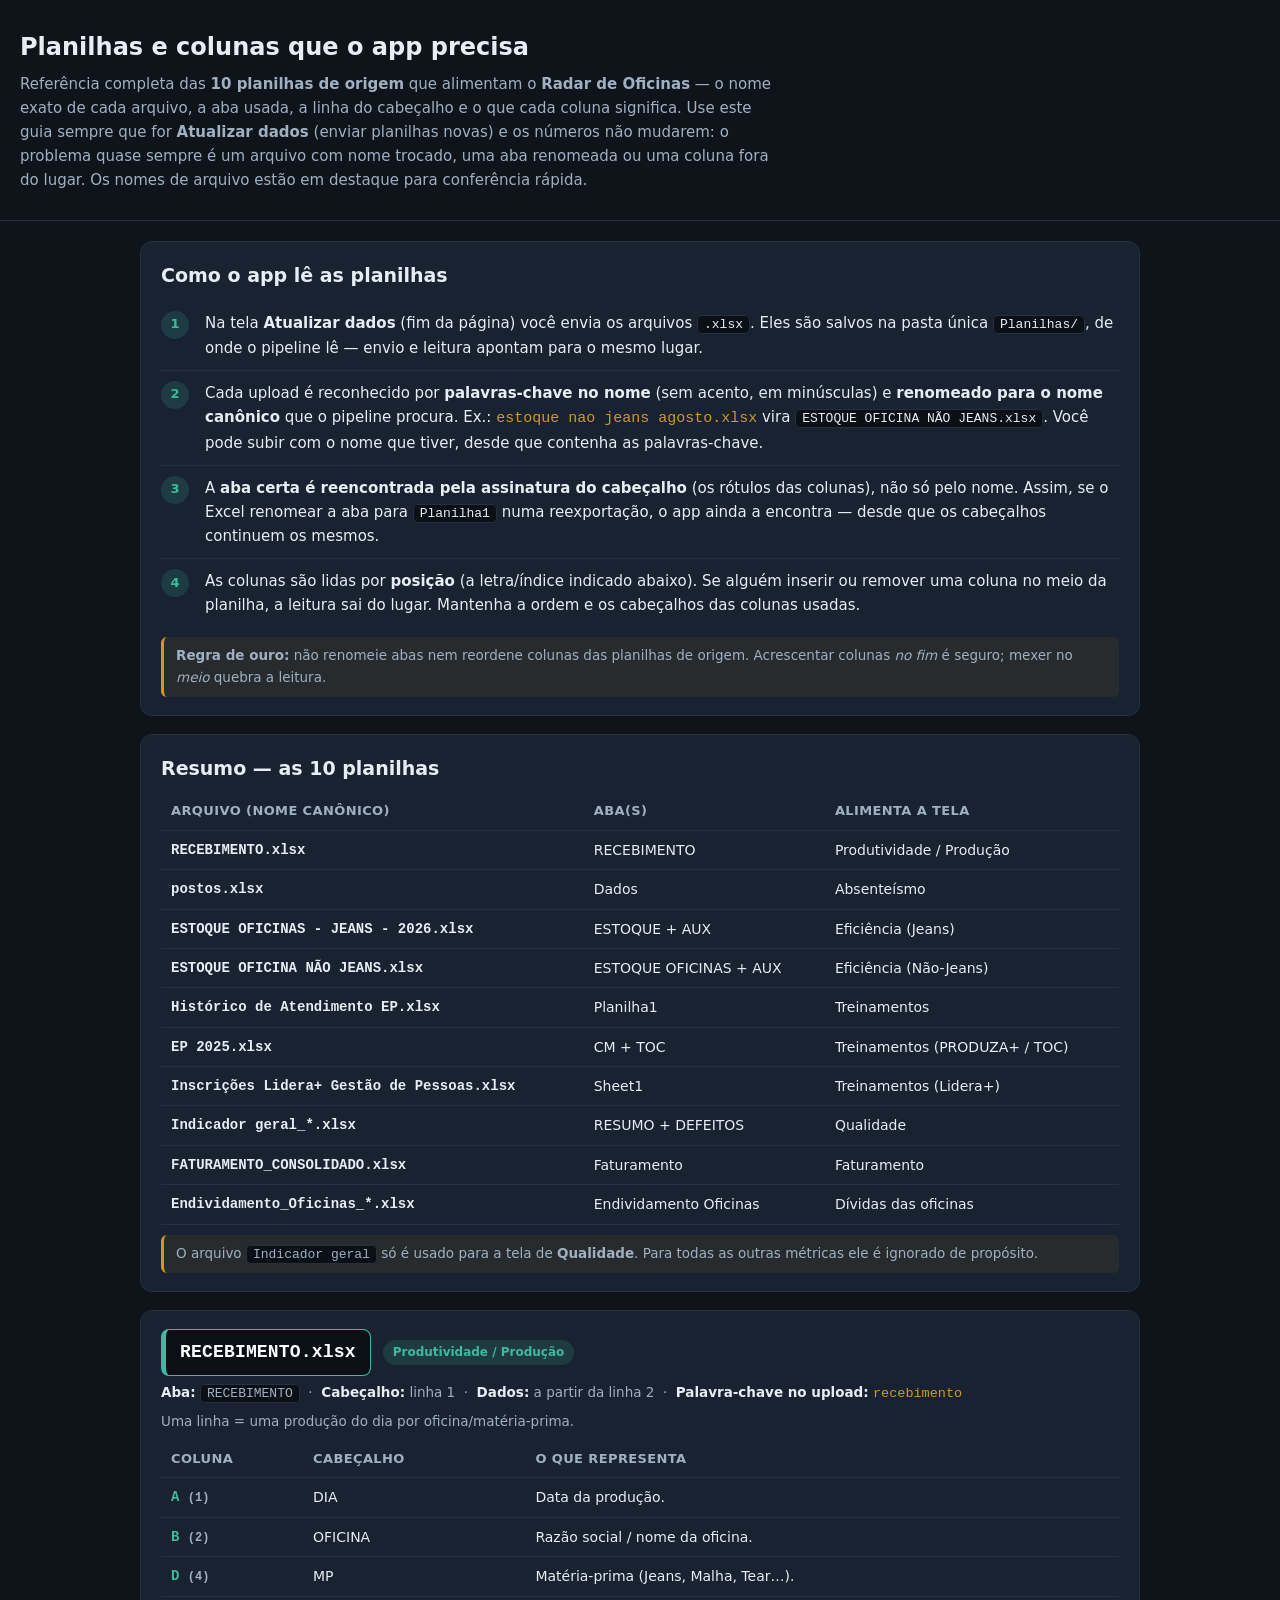
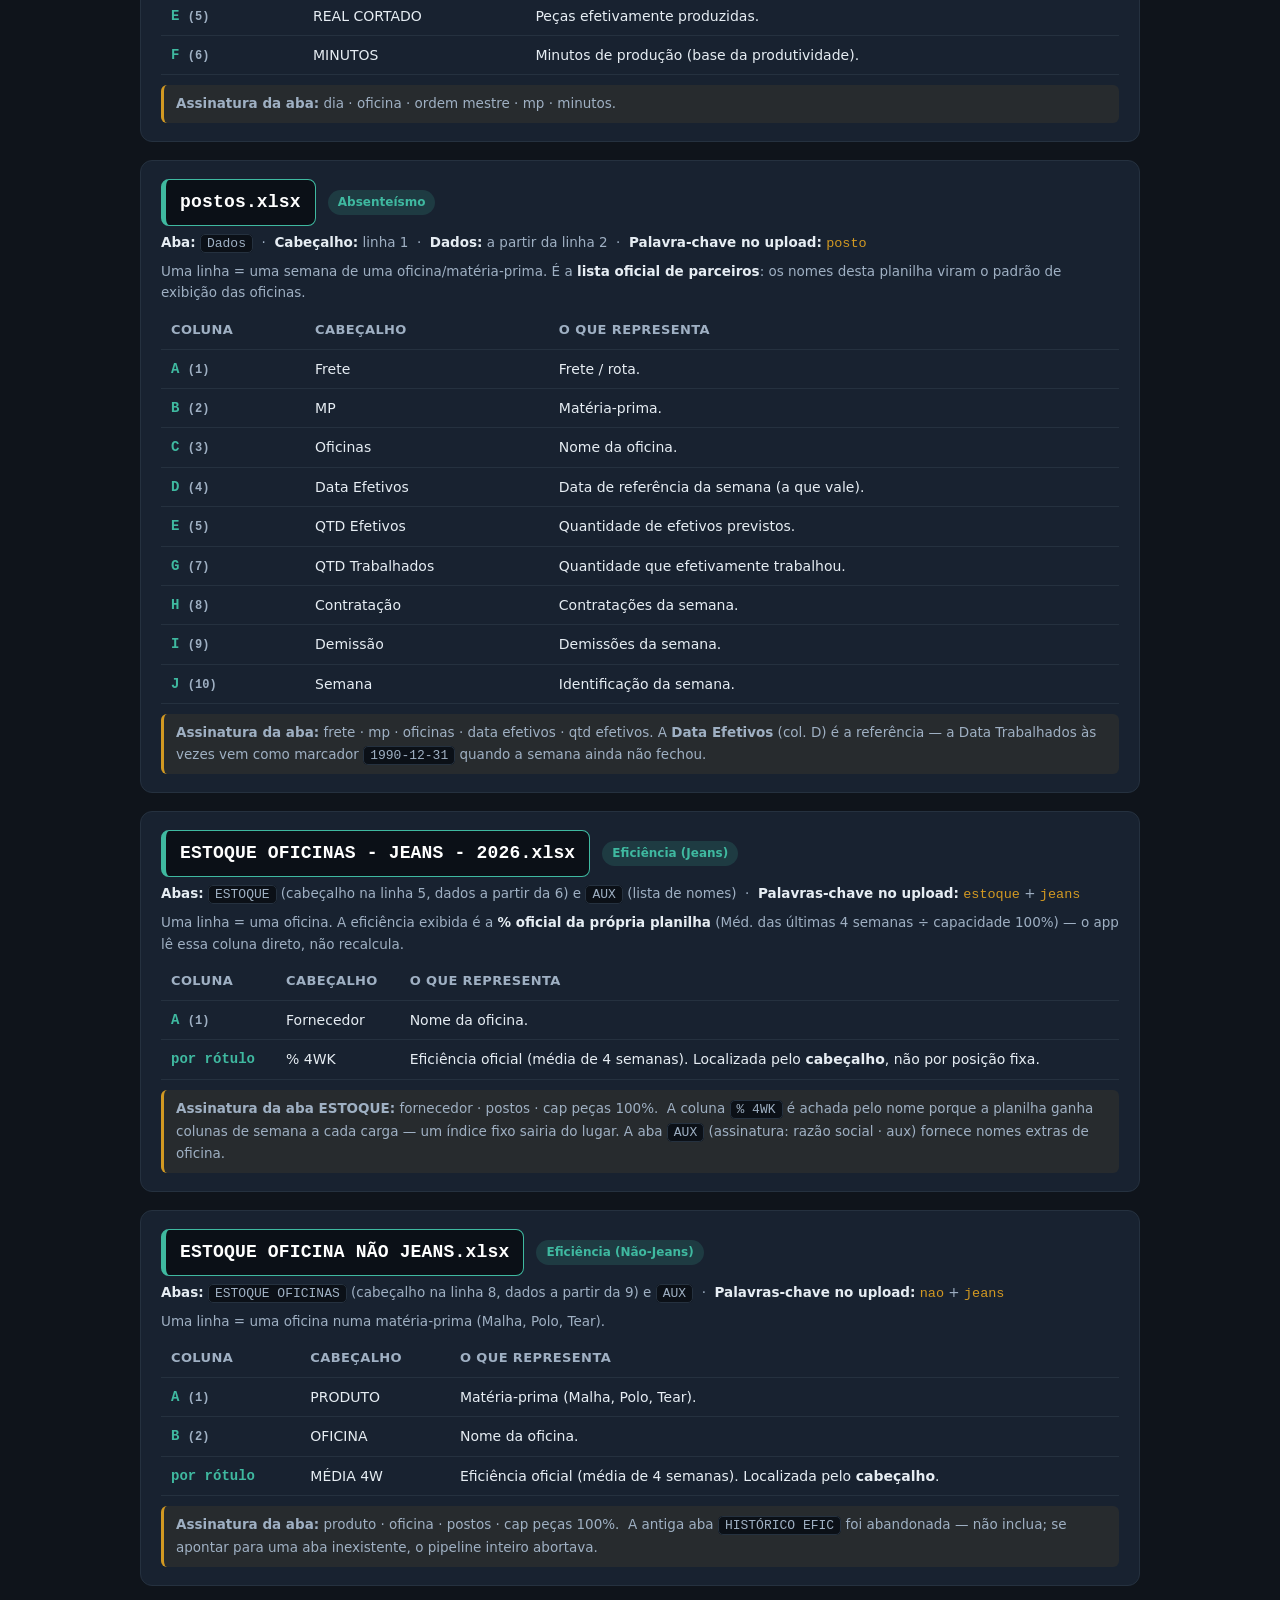
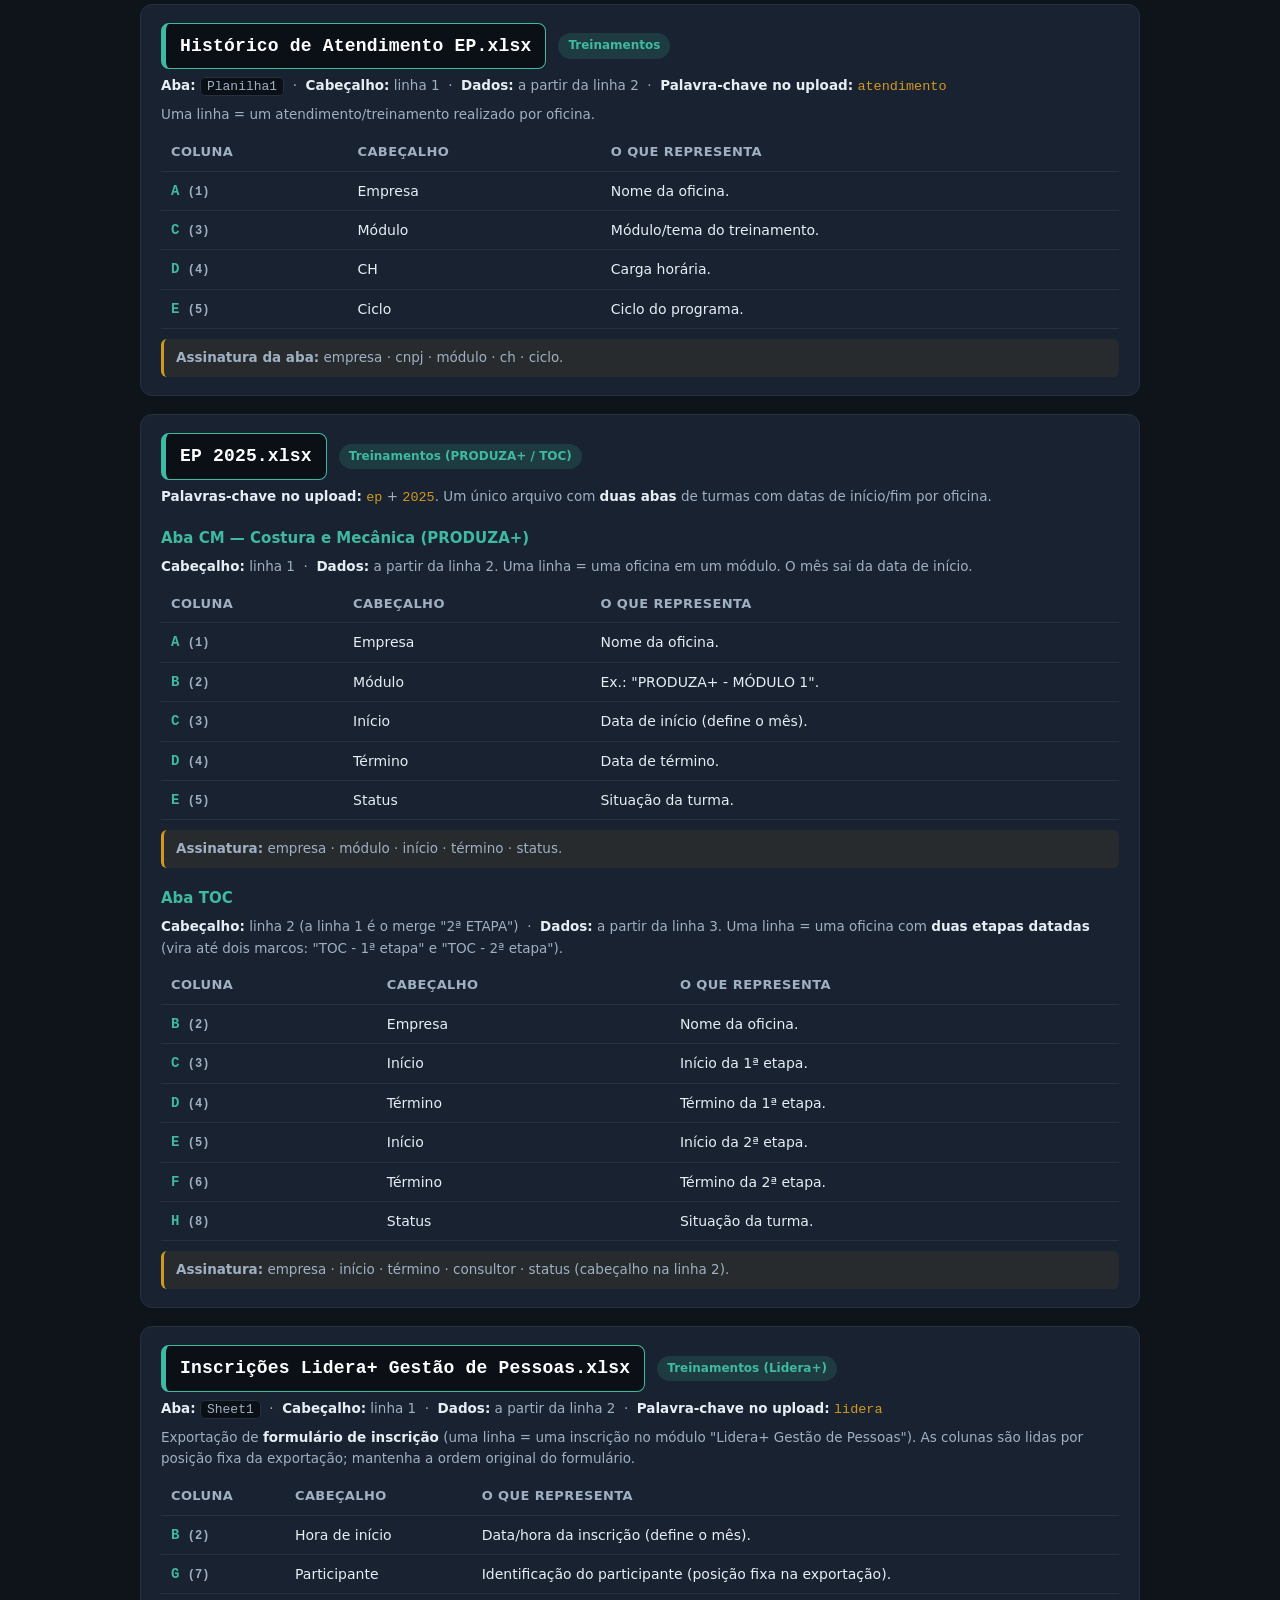
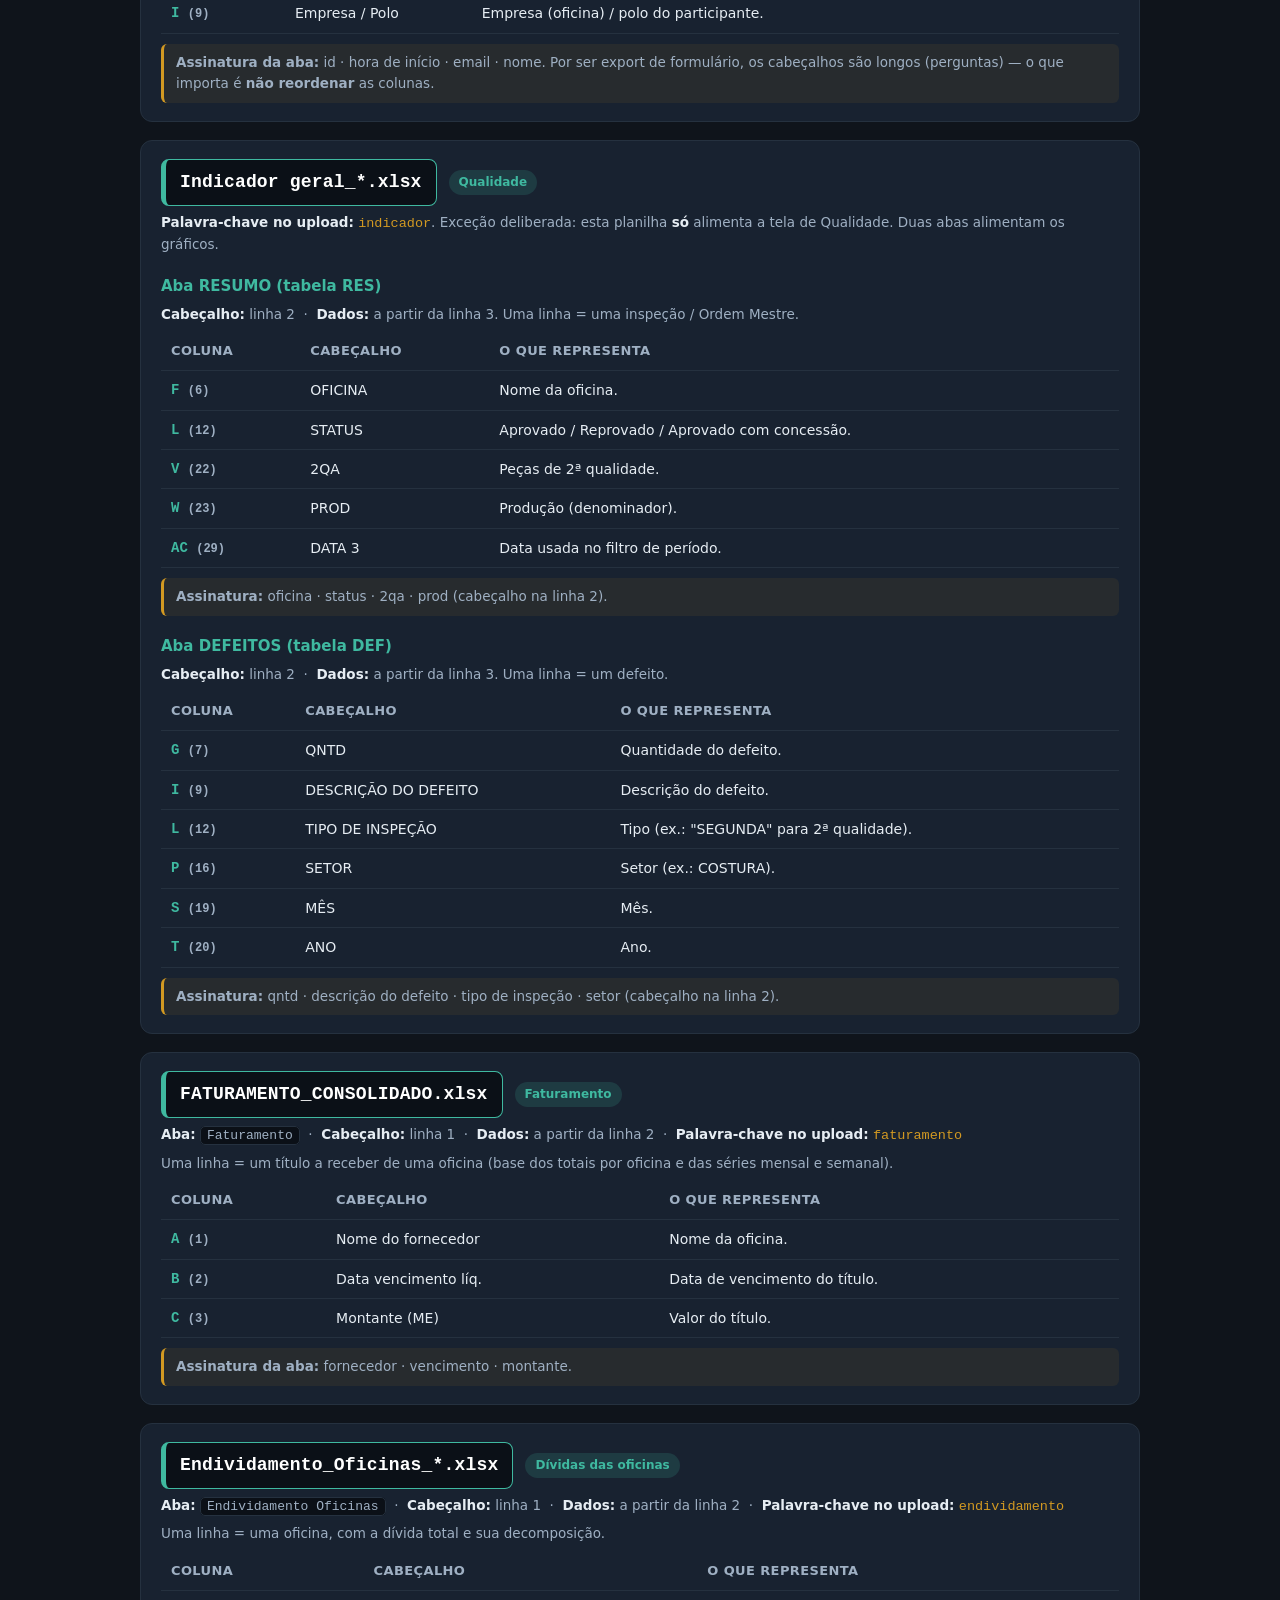
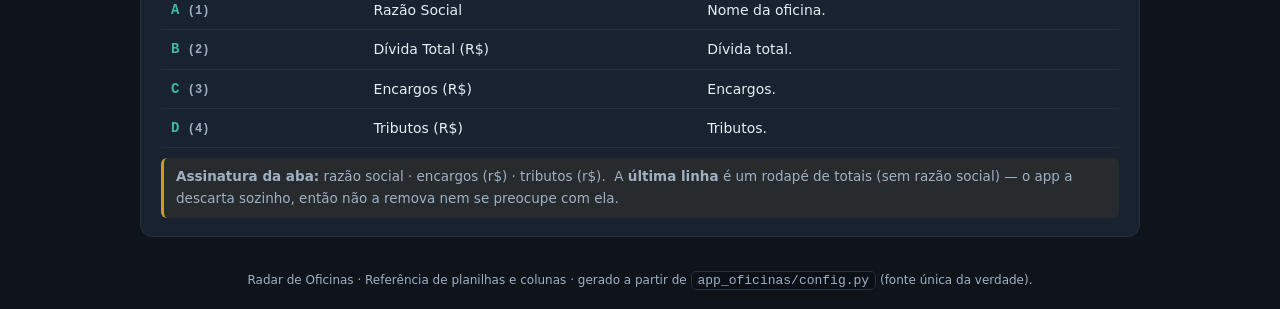
<file: docs/planilhas-e-colunas.html>
<!doctype html>
<html lang="pt-BR" data-theme="dark">
<head>
<meta charset="utf-8">
<meta name="viewport" content="width=device-width, initial-scale=1">
<title>Planilhas e colunas — Radar de Oficinas</title>
<style>
  :root { color-scheme: dark; --bg:#0f141b; --card:#182230; --txt:#e6edf3;
    --sub:#9fb0c3; --linha:#25313f; --ok:#2ea043; --alerta:#d29922; --crit:#f85149;
    --acc:#3fb9a0; }
  * { box-sizing:border-box; }
  body { margin:0; background:var(--bg); color:var(--txt);
    font:15px/1.6 system-ui,Segoe UI,Roboto,Arial,sans-serif; }
  header { padding:28px 20px; border-bottom:1px solid var(--linha); }
  h1 { margin:0 0 6px; font-size:24px; }
  h2 { font-size:19px; margin:0 0 10px; }
  h3 { font-size:15px; margin:18px 0 6px; color:var(--acc); }
  .intro { color:var(--sub); max-width:80ch; }
  main { padding:20px; max-width:1040px; margin:0 auto; display:grid; gap:18px; }
  section { background:var(--card); border:1px solid var(--linha);
    border-radius:12px; padding:18px 20px; }
  table { width:100%; border-collapse:collapse; margin-top:8px; font-size:14px; }
  th, td { text-align:left; padding:8px 10px; border-bottom:1px solid var(--linha);
    vertical-align:top; }
  th { color:var(--sub); font-weight:600; font-size:13px; text-transform:uppercase;
    letter-spacing:.03em; }
  td.let { font-family:ui-monospace,Consolas,monospace; color:var(--acc);
    font-weight:700; white-space:nowrap; }
  code { background:#0b1017; border:1px solid var(--linha); border-radius:5px;
    padding:1px 6px; font-size:13px; }
  ol.passos { counter-reset:p; list-style:none; padding:0; margin:0; }
  ol.passos > li { counter-increment:p; position:relative; padding:10px 0 10px 44px;
    border-bottom:1px solid var(--linha); }
  ol.passos > li:last-child { border-bottom:0; }
  ol.passos > li::before { content:counter(p); position:absolute; left:0; top:10px;
    width:28px; height:28px; border-radius:50%; background:rgba(63,185,160,.16);
    color:var(--acc); font-weight:700; font-size:13px; display:grid; place-items:center; }
  /* Fonte (nome do arquivo) bem visível */
  .fonte { display:flex; align-items:center; gap:12px; flex-wrap:wrap;
    margin:0 0 4px; }
  .fonte .arquivo { font-family:ui-monospace,Consolas,monospace; font-size:18px;
    font-weight:800; color:#fff; background:#0b1017; border:1px solid var(--acc);
    border-left:5px solid var(--acc); border-radius:8px; padding:8px 14px;
    letter-spacing:.01em; word-break:break-word; }
  .tela { font-size:12px; padding:3px 10px; border-radius:999px; font-weight:700;
    background:rgba(63,185,160,.16); color:var(--acc); white-space:nowrap; }
  .meta { color:var(--sub); font-size:13.5px; margin:6px 0 2px; }
  .meta b { color:var(--txt); }
  .kw { font-family:ui-monospace,Consolas,monospace; color:var(--alerta); }
  .nota { color:var(--sub); font-size:13.5px; background:rgba(210,153,34,.08);
    border-left:3px solid var(--alerta); border-radius:6px; padding:8px 12px;
    margin-top:10px; }
  .selo { font-size:11px; padding:2px 8px; border-radius:999px; font-weight:700;
    display:inline-block; }
  .selo.ok { background:rgba(46,160,67,.18); color:var(--ok); }
  .idx { color:var(--sub); font-size:12px; }
  footer { padding:16px 20px; color:var(--sub); font-size:12px; text-align:center; }
  .grid-resumo td:first-child { font-family:ui-monospace,Consolas,monospace;
    color:var(--txt); font-weight:600; }
</style>
</head>
<body>
<header>
  <h1>Planilhas e colunas que o app precisa</h1>
  <div class="intro">
    Referência completa das <b>10 planilhas de origem</b> que alimentam o
    <b>Radar de Oficinas</b> — o nome exato de cada arquivo, a aba usada, a linha
    do cabeçalho e o que cada coluna significa. Use este guia sempre que for
    <b>Atualizar dados</b> (enviar planilhas novas) e os números não mudarem: o
    problema quase sempre é um arquivo com nome trocado, uma aba renomeada ou uma
    coluna fora do lugar. Os nomes de arquivo estão em destaque para conferência
    rápida.
  </div>
</header>

<main>

<section>
  <h2>Como o app lê as planilhas</h2>
  <ol class="passos">
    <li>Na tela <b>Atualizar dados</b> (fim da página) você envia os arquivos
      <code>.xlsx</code>. Eles são salvos na pasta única <code>Planilhas/</code>,
      de onde o pipeline lê — envio e leitura apontam para o mesmo lugar.</li>
    <li>Cada upload é reconhecido por <b>palavras-chave no nome</b> (sem acento,
      em minúsculas) e <b>renomeado para o nome canônico</b> que o pipeline
      procura. Ex.: <span class="kw">estoque nao jeans agosto.xlsx</span> vira
      <code>ESTOQUE OFICINA NÃO JEANS.xlsx</code>. Você pode subir com o nome que
      tiver, desde que contenha as palavras-chave.</li>
    <li>A <b>aba certa é reencontrada pela assinatura do cabeçalho</b> (os
      rótulos das colunas), não só pelo nome. Assim, se o Excel renomear a aba
      para <code>Planilha1</code> numa reexportação, o app ainda a encontra —
      desde que os cabeçalhos continuem os mesmos.</li>
    <li>As colunas são lidas por <b>posição</b> (a letra/índice indicado abaixo).
      Se alguém inserir ou remover uma coluna no meio da planilha, a leitura sai
      do lugar. Mantenha a ordem e os cabeçalhos das colunas usadas.</li>
  </ol>
  <div class="nota"><b>Regra de ouro:</b> não renomeie abas nem reordene colunas
    das planilhas de origem. Acrescentar colunas <i>no fim</i> é seguro; mexer no
    <i>meio</i> quebra a leitura.</div>
</section>

<section>
  <h2>Resumo — as 10 planilhas</h2>
  <table class="grid-resumo">
    <thead><tr><th>Arquivo (nome canônico)</th><th>Aba(s)</th><th>Alimenta a tela</th></tr></thead>
    <tbody>
      <tr><td>RECEBIMENTO.xlsx</td><td>RECEBIMENTO</td><td>Produtividade / Produção</td></tr>
      <tr><td>postos.xlsx</td><td>Dados</td><td>Absenteísmo</td></tr>
      <tr><td>ESTOQUE OFICINAS - JEANS - 2026.xlsx</td><td>ESTOQUE + AUX</td><td>Eficiência (Jeans)</td></tr>
      <tr><td>ESTOQUE OFICINA NÃO JEANS.xlsx</td><td>ESTOQUE OFICINAS + AUX</td><td>Eficiência (Não-Jeans)</td></tr>
      <tr><td>Histórico de Atendimento EP.xlsx</td><td>Planilha1</td><td>Treinamentos</td></tr>
      <tr><td>EP 2025.xlsx</td><td>CM + TOC</td><td>Treinamentos (PRODUZA+ / TOC)</td></tr>
      <tr><td>Inscrições Lidera+ Gestão de Pessoas.xlsx</td><td>Sheet1</td><td>Treinamentos (Lidera+)</td></tr>
      <tr><td>Indicador geral_*.xlsx</td><td>RESUMO + DEFEITOS</td><td>Qualidade</td></tr>
      <tr><td>FATURAMENTO_CONSOLIDADO.xlsx</td><td>Faturamento</td><td>Faturamento</td></tr>
      <tr><td>Endividamento_Oficinas_*.xlsx</td><td>Endividamento Oficinas</td><td>Dívidas das oficinas</td></tr>
    </tbody>
  </table>
  <div class="nota">O arquivo <code>Indicador geral</code> só é usado para a tela
    de <b>Qualidade</b>. Para todas as outras métricas ele é ignorado de
    propósito.</div>
</section>

<!-- 1 -->
<section>
  <div class="fonte">
    <span class="arquivo">RECEBIMENTO.xlsx</span>
    <span class="tela">Produtividade / Produção</span>
  </div>
  <p class="meta"><b>Aba:</b> <code>RECEBIMENTO</code> &nbsp;·&nbsp;
    <b>Cabeçalho:</b> linha 1 &nbsp;·&nbsp; <b>Dados:</b> a partir da linha 2
    &nbsp;·&nbsp; <b>Palavra-chave no upload:</b> <span class="kw">recebimento</span></p>
  <p class="meta">Uma linha = uma produção do dia por oficina/matéria-prima.</p>
  <table>
    <thead><tr><th>Coluna</th><th>Cabeçalho</th><th>O que representa</th></tr></thead>
    <tbody>
      <tr><td class="let">A <span class="idx">(1)</span></td><td>DIA</td><td>Data da produção.</td></tr>
      <tr><td class="let">B <span class="idx">(2)</span></td><td>OFICINA</td><td>Razão social / nome da oficina.</td></tr>
      <tr><td class="let">D <span class="idx">(4)</span></td><td>MP</td><td>Matéria-prima (Jeans, Malha, Tear…).</td></tr>
      <tr><td class="let">E <span class="idx">(5)</span></td><td>REAL CORTADO</td><td>Peças efetivamente produzidas.</td></tr>
      <tr><td class="let">F <span class="idx">(6)</span></td><td>MINUTOS</td><td>Minutos de produção (base da produtividade).</td></tr>
    </tbody>
  </table>
  <div class="nota"><b>Assinatura da aba:</b> dia · oficina · ordem mestre · mp · minutos.</div>
</section>

<!-- 2 -->
<section>
  <div class="fonte">
    <span class="arquivo">postos.xlsx</span>
    <span class="tela">Absenteísmo</span>
  </div>
  <p class="meta"><b>Aba:</b> <code>Dados</code> &nbsp;·&nbsp;
    <b>Cabeçalho:</b> linha 1 &nbsp;·&nbsp; <b>Dados:</b> a partir da linha 2
    &nbsp;·&nbsp; <b>Palavra-chave no upload:</b> <span class="kw">posto</span></p>
  <p class="meta">Uma linha = uma semana de uma oficina/matéria-prima. É a
    <b>lista oficial de parceiros</b>: os nomes desta planilha viram o padrão de
    exibição das oficinas.</p>
  <table>
    <thead><tr><th>Coluna</th><th>Cabeçalho</th><th>O que representa</th></tr></thead>
    <tbody>
      <tr><td class="let">A <span class="idx">(1)</span></td><td>Frete</td><td>Frete / rota.</td></tr>
      <tr><td class="let">B <span class="idx">(2)</span></td><td>MP</td><td>Matéria-prima.</td></tr>
      <tr><td class="let">C <span class="idx">(3)</span></td><td>Oficinas</td><td>Nome da oficina.</td></tr>
      <tr><td class="let">D <span class="idx">(4)</span></td><td>Data Efetivos</td><td>Data de referência da semana (a que vale).</td></tr>
      <tr><td class="let">E <span class="idx">(5)</span></td><td>QTD Efetivos</td><td>Quantidade de efetivos previstos.</td></tr>
      <tr><td class="let">G <span class="idx">(7)</span></td><td>QTD Trabalhados</td><td>Quantidade que efetivamente trabalhou.</td></tr>
      <tr><td class="let">H <span class="idx">(8)</span></td><td>Contratação</td><td>Contratações da semana.</td></tr>
      <tr><td class="let">I <span class="idx">(9)</span></td><td>Demissão</td><td>Demissões da semana.</td></tr>
      <tr><td class="let">J <span class="idx">(10)</span></td><td>Semana</td><td>Identificação da semana.</td></tr>
    </tbody>
  </table>
  <div class="nota"><b>Assinatura da aba:</b> frete · mp · oficinas · data efetivos · qtd efetivos.
    A <b>Data Efetivos</b> (col. D) é a referência — a Data Trabalhados às vezes
    vem como marcador <code>1990-12-31</code> quando a semana ainda não fechou.</div>
</section>

<!-- 3 -->
<section>
  <div class="fonte">
    <span class="arquivo">ESTOQUE OFICINAS - JEANS - 2026.xlsx</span>
    <span class="tela">Eficiência (Jeans)</span>
  </div>
  <p class="meta"><b>Abas:</b> <code>ESTOQUE</code> (cabeçalho na linha 5, dados a
    partir da 6) e <code>AUX</code> (lista de nomes) &nbsp;·&nbsp;
    <b>Palavras-chave no upload:</b> <span class="kw">estoque</span> + <span class="kw">jeans</span></p>
  <p class="meta">Uma linha = uma oficina. A eficiência exibida é a
    <b>% oficial da própria planilha</b> (Méd. das últimas 4 semanas ÷ capacidade
    100%) — o app lê essa coluna direto, não recalcula.</p>
  <table>
    <thead><tr><th>Coluna</th><th>Cabeçalho</th><th>O que representa</th></tr></thead>
    <tbody>
      <tr><td class="let">A <span class="idx">(1)</span></td><td>Fornecedor</td><td>Nome da oficina.</td></tr>
      <tr><td class="let">por rótulo</td><td>% 4WK</td><td>Eficiência oficial (média de 4 semanas). Localizada pelo <b>cabeçalho</b>, não por posição fixa.</td></tr>
    </tbody>
  </table>
  <div class="nota"><b>Assinatura da aba ESTOQUE:</b> fornecedor · postos · cap
    peças 100%. &nbsp;A coluna <code>% 4WK</code> é achada pelo nome porque a
    planilha ganha colunas de semana a cada carga — um índice fixo sairia do
    lugar. A aba <code>AUX</code> (assinatura: razão social · aux) fornece nomes
    extras de oficina.</div>
</section>

<!-- 4 -->
<section>
  <div class="fonte">
    <span class="arquivo">ESTOQUE OFICINA NÃO JEANS.xlsx</span>
    <span class="tela">Eficiência (Não-Jeans)</span>
  </div>
  <p class="meta"><b>Abas:</b> <code>ESTOQUE OFICINAS</code> (cabeçalho na linha 8,
    dados a partir da 9) e <code>AUX</code> &nbsp;·&nbsp;
    <b>Palavras-chave no upload:</b> <span class="kw">nao</span> + <span class="kw">jeans</span></p>
  <p class="meta">Uma linha = uma oficina numa matéria-prima (Malha, Polo, Tear).</p>
  <table>
    <thead><tr><th>Coluna</th><th>Cabeçalho</th><th>O que representa</th></tr></thead>
    <tbody>
      <tr><td class="let">A <span class="idx">(1)</span></td><td>PRODUTO</td><td>Matéria-prima (Malha, Polo, Tear).</td></tr>
      <tr><td class="let">B <span class="idx">(2)</span></td><td>OFICINA</td><td>Nome da oficina.</td></tr>
      <tr><td class="let">por rótulo</td><td>MÉDIA 4W</td><td>Eficiência oficial (média de 4 semanas). Localizada pelo <b>cabeçalho</b>.</td></tr>
    </tbody>
  </table>
  <div class="nota"><b>Assinatura da aba:</b> produto · oficina · postos · cap
    peças 100%. &nbsp;A antiga aba <code>HISTÓRICO EFIC</code> foi abandonada — não
    inclua; se apontar para uma aba inexistente, o pipeline inteiro abortava.</div>
</section>

<!-- 5 -->
<section>
  <div class="fonte">
    <span class="arquivo">Histórico de Atendimento EP.xlsx</span>
    <span class="tela">Treinamentos</span>
  </div>
  <p class="meta"><b>Aba:</b> <code>Planilha1</code> &nbsp;·&nbsp;
    <b>Cabeçalho:</b> linha 1 &nbsp;·&nbsp; <b>Dados:</b> a partir da linha 2
    &nbsp;·&nbsp; <b>Palavra-chave no upload:</b> <span class="kw">atendimento</span></p>
  <p class="meta">Uma linha = um atendimento/treinamento realizado por oficina.</p>
  <table>
    <thead><tr><th>Coluna</th><th>Cabeçalho</th><th>O que representa</th></tr></thead>
    <tbody>
      <tr><td class="let">A <span class="idx">(1)</span></td><td>Empresa</td><td>Nome da oficina.</td></tr>
      <tr><td class="let">C <span class="idx">(3)</span></td><td>Módulo</td><td>Módulo/tema do treinamento.</td></tr>
      <tr><td class="let">D <span class="idx">(4)</span></td><td>CH</td><td>Carga horária.</td></tr>
      <tr><td class="let">E <span class="idx">(5)</span></td><td>Ciclo</td><td>Ciclo do programa.</td></tr>
    </tbody>
  </table>
  <div class="nota"><b>Assinatura da aba:</b> empresa · cnpj · módulo · ch · ciclo.</div>
</section>

<!-- 6 -->
<section>
  <div class="fonte">
    <span class="arquivo">EP 2025.xlsx</span>
    <span class="tela">Treinamentos (PRODUZA+ / TOC)</span>
  </div>
  <p class="meta"><b>Palavras-chave no upload:</b> <span class="kw">ep</span> +
    <span class="kw">2025</span>. Um único arquivo com <b>duas abas</b> de turmas
    com datas de início/fim por oficina.</p>

  <h3>Aba CM — Costura e Mecânica (PRODUZA+)</h3>
  <p class="meta"><b>Cabeçalho:</b> linha 1 &nbsp;·&nbsp; <b>Dados:</b> a partir da
    linha 2. Uma linha = uma oficina em um módulo. O mês sai da data de início.</p>
  <table>
    <thead><tr><th>Coluna</th><th>Cabeçalho</th><th>O que representa</th></tr></thead>
    <tbody>
      <tr><td class="let">A <span class="idx">(1)</span></td><td>Empresa</td><td>Nome da oficina.</td></tr>
      <tr><td class="let">B <span class="idx">(2)</span></td><td>Módulo</td><td>Ex.: "PRODUZA+ - MÓDULO 1".</td></tr>
      <tr><td class="let">C <span class="idx">(3)</span></td><td>Início</td><td>Data de início (define o mês).</td></tr>
      <tr><td class="let">D <span class="idx">(4)</span></td><td>Término</td><td>Data de término.</td></tr>
      <tr><td class="let">E <span class="idx">(5)</span></td><td>Status</td><td>Situação da turma.</td></tr>
    </tbody>
  </table>
  <div class="nota"><b>Assinatura:</b> empresa · módulo · início · término · status.</div>

  <h3>Aba TOC</h3>
  <p class="meta"><b>Cabeçalho:</b> linha 2 (a linha 1 é o merge "2ª ETAPA")
    &nbsp;·&nbsp; <b>Dados:</b> a partir da linha 3. Uma linha = uma oficina com
    <b>duas etapas datadas</b> (vira até dois marcos: "TOC - 1ª etapa" e
    "TOC - 2ª etapa").</p>
  <table>
    <thead><tr><th>Coluna</th><th>Cabeçalho</th><th>O que representa</th></tr></thead>
    <tbody>
      <tr><td class="let">B <span class="idx">(2)</span></td><td>Empresa</td><td>Nome da oficina.</td></tr>
      <tr><td class="let">C <span class="idx">(3)</span></td><td>Início</td><td>Início da 1ª etapa.</td></tr>
      <tr><td class="let">D <span class="idx">(4)</span></td><td>Término</td><td>Término da 1ª etapa.</td></tr>
      <tr><td class="let">E <span class="idx">(5)</span></td><td>Início</td><td>Início da 2ª etapa.</td></tr>
      <tr><td class="let">F <span class="idx">(6)</span></td><td>Término</td><td>Término da 2ª etapa.</td></tr>
      <tr><td class="let">H <span class="idx">(8)</span></td><td>Status</td><td>Situação da turma.</td></tr>
    </tbody>
  </table>
  <div class="nota"><b>Assinatura:</b> empresa · início · término · consultor · status
    (cabeçalho na linha 2).</div>
</section>

<!-- 7 -->
<section>
  <div class="fonte">
    <span class="arquivo">Inscrições Lidera+ Gestão de Pessoas.xlsx</span>
    <span class="tela">Treinamentos (Lidera+)</span>
  </div>
  <p class="meta"><b>Aba:</b> <code>Sheet1</code> &nbsp;·&nbsp;
    <b>Cabeçalho:</b> linha 1 &nbsp;·&nbsp; <b>Dados:</b> a partir da linha 2
    &nbsp;·&nbsp; <b>Palavra-chave no upload:</b> <span class="kw">lidera</span></p>
  <p class="meta">Exportação de <b>formulário de inscrição</b> (uma linha = uma
    inscrição no módulo "Lidera+ Gestão de Pessoas"). As colunas são lidas por
    posição fixa da exportação; mantenha a ordem original do formulário.</p>
  <table>
    <thead><tr><th>Coluna</th><th>Cabeçalho</th><th>O que representa</th></tr></thead>
    <tbody>
      <tr><td class="let">B <span class="idx">(2)</span></td><td>Hora de início</td><td>Data/hora da inscrição (define o mês).</td></tr>
      <tr><td class="let">G <span class="idx">(7)</span></td><td>Participante</td><td>Identificação do participante (posição fixa na exportação).</td></tr>
      <tr><td class="let">I <span class="idx">(9)</span></td><td>Empresa / Polo</td><td>Empresa (oficina) / polo do participante.</td></tr>
    </tbody>
  </table>
  <div class="nota"><b>Assinatura da aba:</b> id · hora de início · email · nome.
    Por ser export de formulário, os cabeçalhos são longos (perguntas) — o que
    importa é <b>não reordenar</b> as colunas.</div>
</section>

<!-- 8 -->
<section>
  <div class="fonte">
    <span class="arquivo">Indicador geral_*.xlsx</span>
    <span class="tela">Qualidade</span>
  </div>
  <p class="meta"><b>Palavra-chave no upload:</b> <span class="kw">indicador</span>.
    Exceção deliberada: esta planilha <b>só</b> alimenta a tela de Qualidade.
    Duas abas alimentam os gráficos.</p>

  <h3>Aba RESUMO (tabela RES)</h3>
  <p class="meta"><b>Cabeçalho:</b> linha 2 &nbsp;·&nbsp; <b>Dados:</b> a partir da
    linha 3. Uma linha = uma inspeção / Ordem Mestre.</p>
  <table>
    <thead><tr><th>Coluna</th><th>Cabeçalho</th><th>O que representa</th></tr></thead>
    <tbody>
      <tr><td class="let">F <span class="idx">(6)</span></td><td>OFICINA</td><td>Nome da oficina.</td></tr>
      <tr><td class="let">L <span class="idx">(12)</span></td><td>STATUS</td><td>Aprovado / Reprovado / Aprovado com concessão.</td></tr>
      <tr><td class="let">V <span class="idx">(22)</span></td><td>2QA</td><td>Peças de 2ª qualidade.</td></tr>
      <tr><td class="let">W <span class="idx">(23)</span></td><td>PROD</td><td>Produção (denominador).</td></tr>
      <tr><td class="let">AC <span class="idx">(29)</span></td><td>DATA 3</td><td>Data usada no filtro de período.</td></tr>
    </tbody>
  </table>
  <div class="nota"><b>Assinatura:</b> oficina · status · 2qa · prod (cabeçalho na linha 2).</div>

  <h3>Aba DEFEITOS (tabela DEF)</h3>
  <p class="meta"><b>Cabeçalho:</b> linha 2 &nbsp;·&nbsp; <b>Dados:</b> a partir da
    linha 3. Uma linha = um defeito.</p>
  <table>
    <thead><tr><th>Coluna</th><th>Cabeçalho</th><th>O que representa</th></tr></thead>
    <tbody>
      <tr><td class="let">G <span class="idx">(7)</span></td><td>QNTD</td><td>Quantidade do defeito.</td></tr>
      <tr><td class="let">I <span class="idx">(9)</span></td><td>DESCRIÇÃO DO DEFEITO</td><td>Descrição do defeito.</td></tr>
      <tr><td class="let">L <span class="idx">(12)</span></td><td>TIPO DE INSPEÇÃO</td><td>Tipo (ex.: "SEGUNDA" para 2ª qualidade).</td></tr>
      <tr><td class="let">P <span class="idx">(16)</span></td><td>SETOR</td><td>Setor (ex.: COSTURA).</td></tr>
      <tr><td class="let">S <span class="idx">(19)</span></td><td>MÊS</td><td>Mês.</td></tr>
      <tr><td class="let">T <span class="idx">(20)</span></td><td>ANO</td><td>Ano.</td></tr>
    </tbody>
  </table>
  <div class="nota"><b>Assinatura:</b> qntd · descrição do defeito · tipo de
    inspeção · setor (cabeçalho na linha 2).</div>
</section>

<!-- 9 -->
<section>
  <div class="fonte">
    <span class="arquivo">FATURAMENTO_CONSOLIDADO.xlsx</span>
    <span class="tela">Faturamento</span>
  </div>
  <p class="meta"><b>Aba:</b> <code>Faturamento</code> &nbsp;·&nbsp;
    <b>Cabeçalho:</b> linha 1 &nbsp;·&nbsp; <b>Dados:</b> a partir da linha 2
    &nbsp;·&nbsp; <b>Palavra-chave no upload:</b> <span class="kw">faturamento</span></p>
  <p class="meta">Uma linha = um título a receber de uma oficina (base dos totais
    por oficina e das séries mensal e semanal).</p>
  <table>
    <thead><tr><th>Coluna</th><th>Cabeçalho</th><th>O que representa</th></tr></thead>
    <tbody>
      <tr><td class="let">A <span class="idx">(1)</span></td><td>Nome do fornecedor</td><td>Nome da oficina.</td></tr>
      <tr><td class="let">B <span class="idx">(2)</span></td><td>Data vencimento líq.</td><td>Data de vencimento do título.</td></tr>
      <tr><td class="let">C <span class="idx">(3)</span></td><td>Montante (ME)</td><td>Valor do título.</td></tr>
    </tbody>
  </table>
  <div class="nota"><b>Assinatura da aba:</b> fornecedor · vencimento · montante.</div>
</section>

<!-- 10 -->
<section>
  <div class="fonte">
    <span class="arquivo">Endividamento_Oficinas_*.xlsx</span>
    <span class="tela">Dívidas das oficinas</span>
  </div>
  <p class="meta"><b>Aba:</b> <code>Endividamento Oficinas</code> &nbsp;·&nbsp;
    <b>Cabeçalho:</b> linha 1 &nbsp;·&nbsp; <b>Dados:</b> a partir da linha 2
    &nbsp;·&nbsp; <b>Palavra-chave no upload:</b> <span class="kw">endividamento</span></p>
  <p class="meta">Uma linha = uma oficina, com a dívida total e sua decomposição.</p>
  <table>
    <thead><tr><th>Coluna</th><th>Cabeçalho</th><th>O que representa</th></tr></thead>
    <tbody>
      <tr><td class="let">A <span class="idx">(1)</span></td><td>Razão Social</td><td>Nome da oficina.</td></tr>
      <tr><td class="let">B <span class="idx">(2)</span></td><td>Dívida Total (R$)</td><td>Dívida total.</td></tr>
      <tr><td class="let">C <span class="idx">(3)</span></td><td>Encargos (R$)</td><td>Encargos.</td></tr>
      <tr><td class="let">D <span class="idx">(4)</span></td><td>Tributos (R$)</td><td>Tributos.</td></tr>
    </tbody>
  </table>
  <div class="nota"><b>Assinatura da aba:</b> razão social · encargos (r$) ·
    tributos (r$). &nbsp;A <b>última linha</b> é um rodapé de totais (sem razão
    social) — o app a descarta sozinho, então não a remova nem se preocupe com ela.</div>
</section>

<footer>
  Radar de Oficinas · Referência de planilhas e colunas · gerado a partir de
  <code>app_oficinas/config.py</code> (fonte única da verdade).
</footer>

</main>
</body>
</html>
</file>
